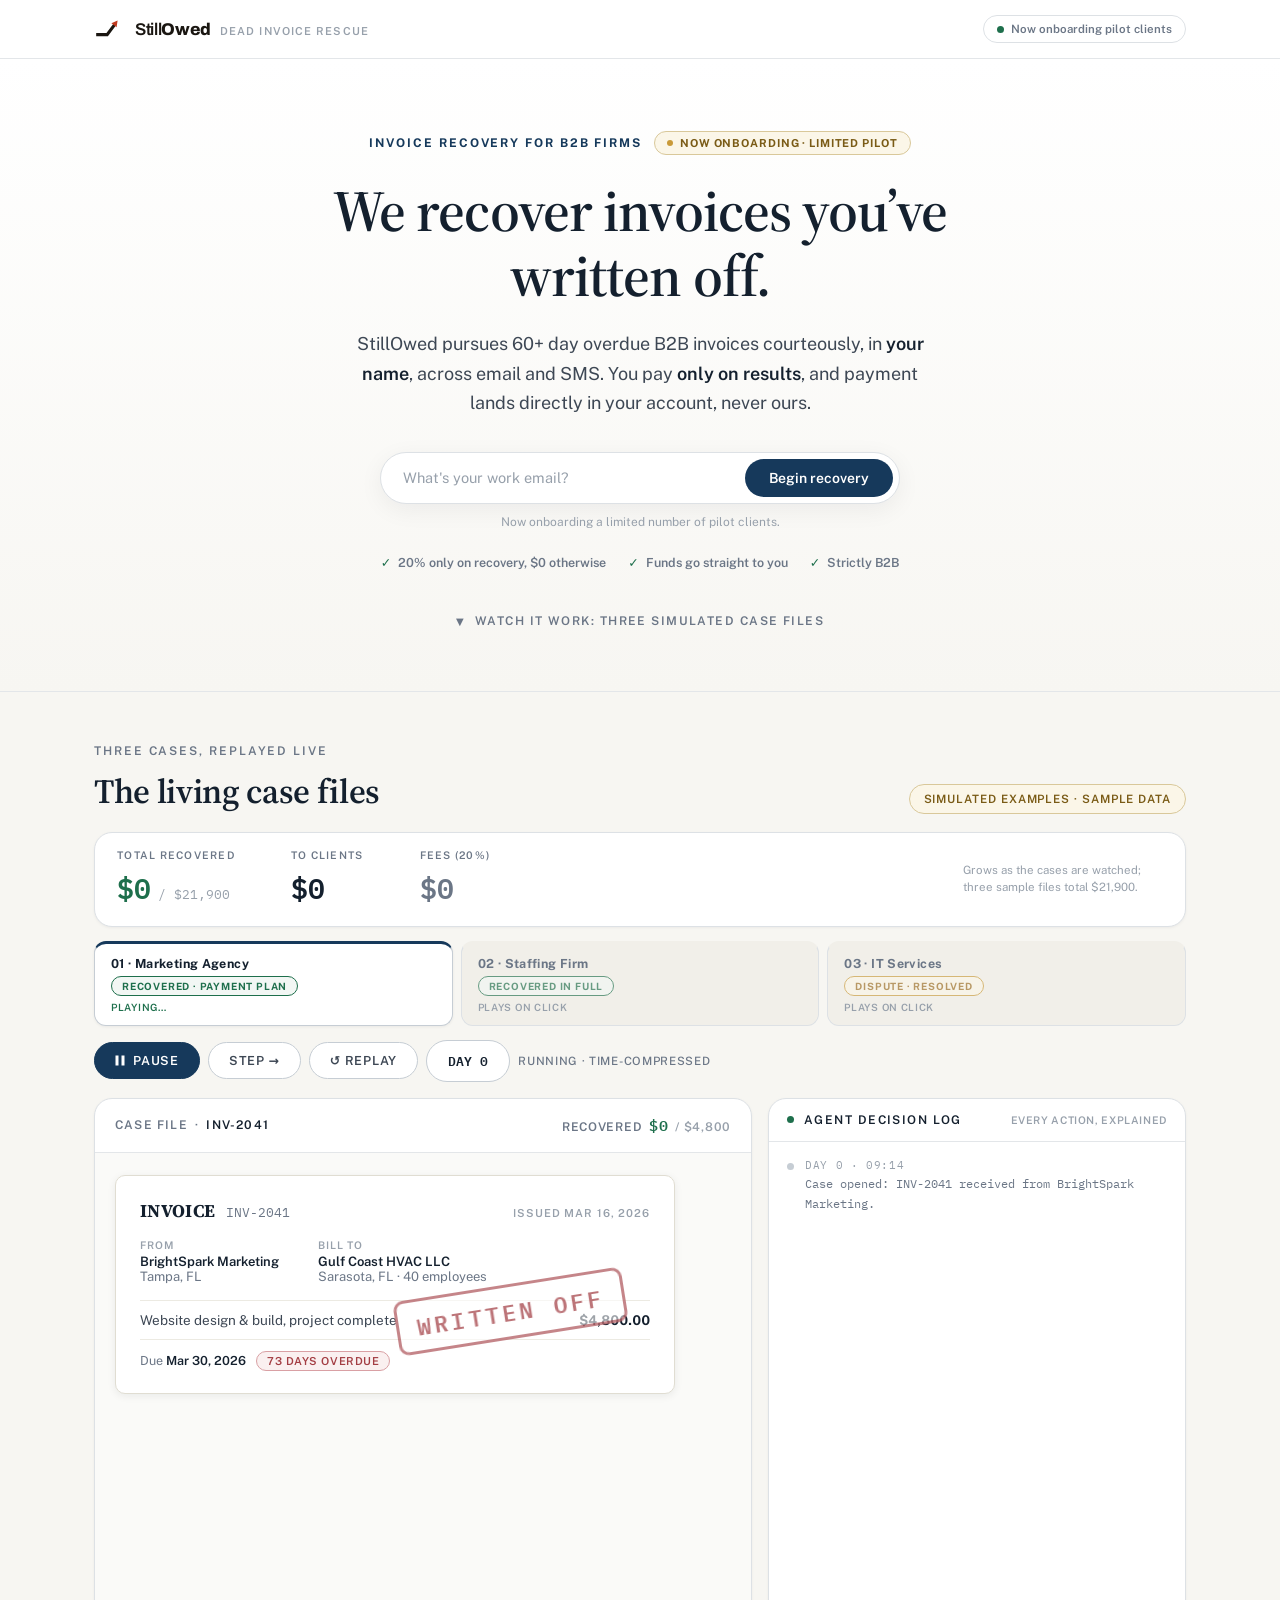
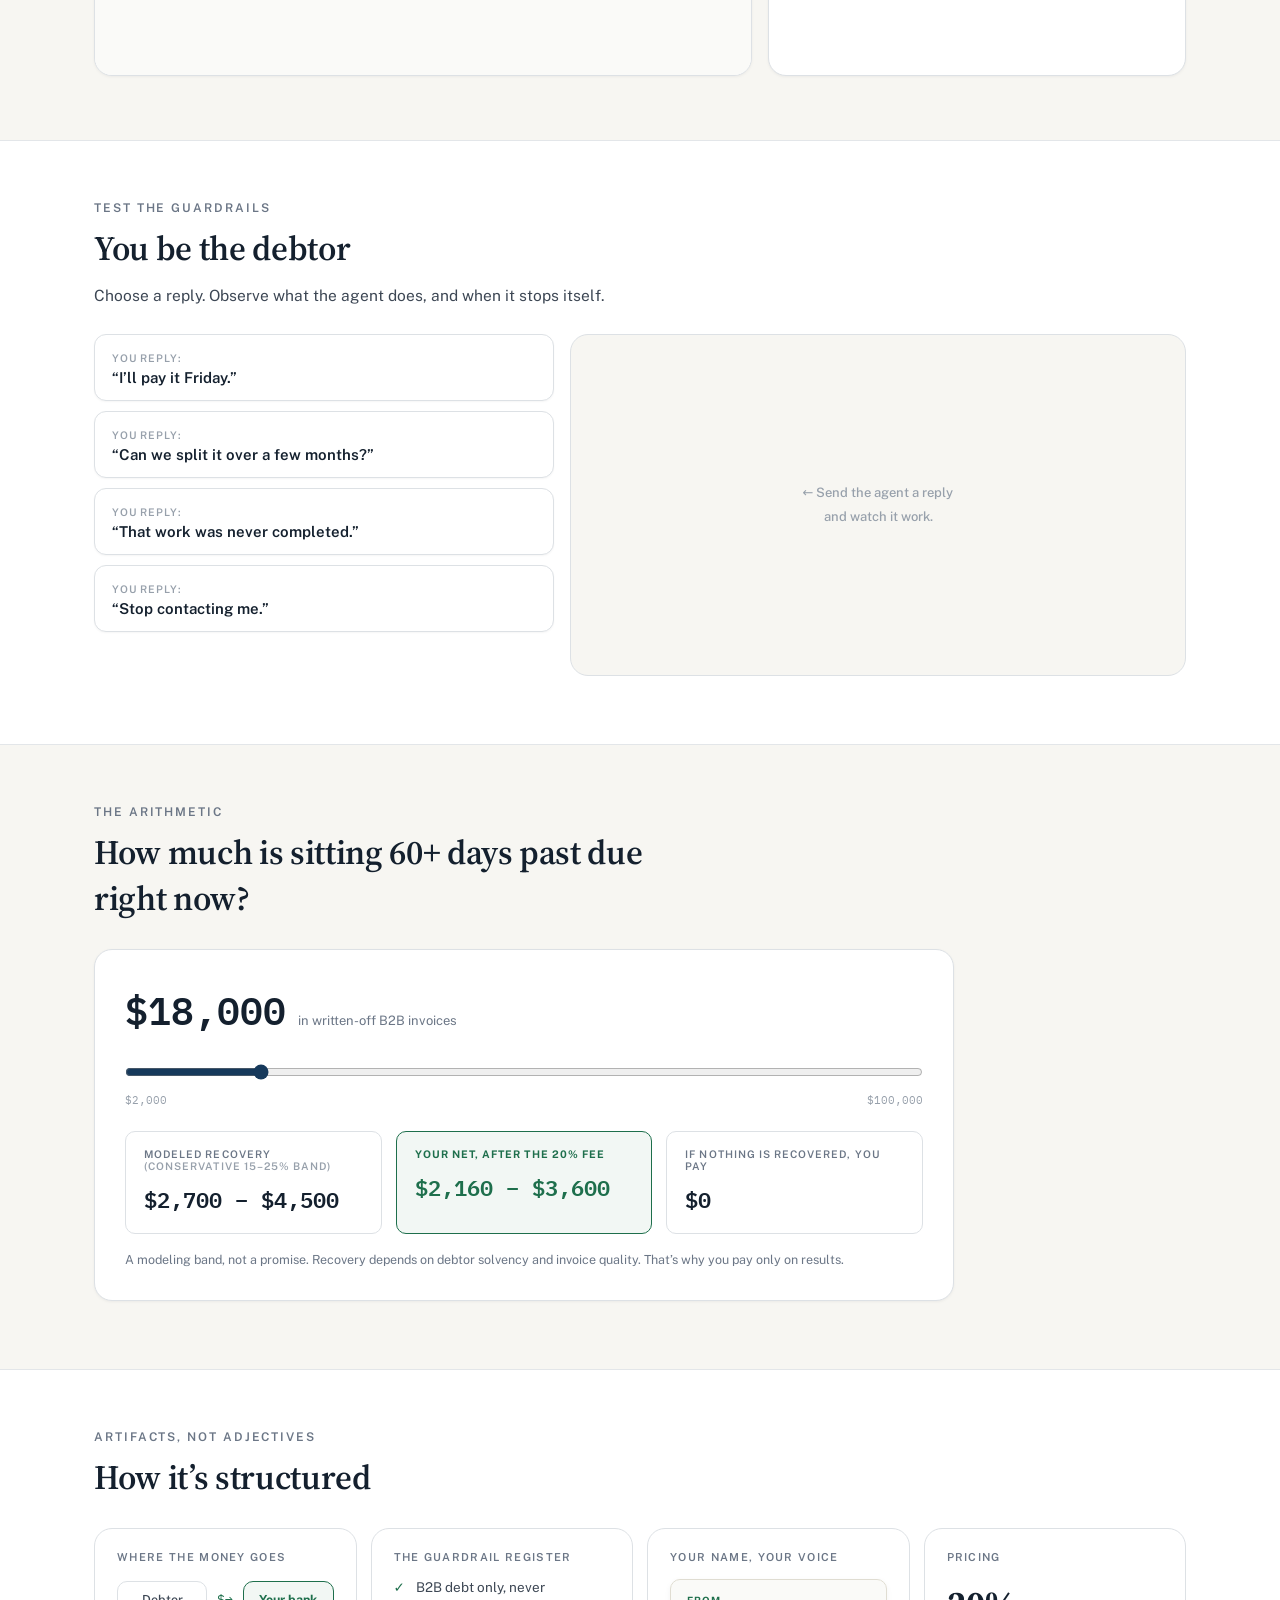
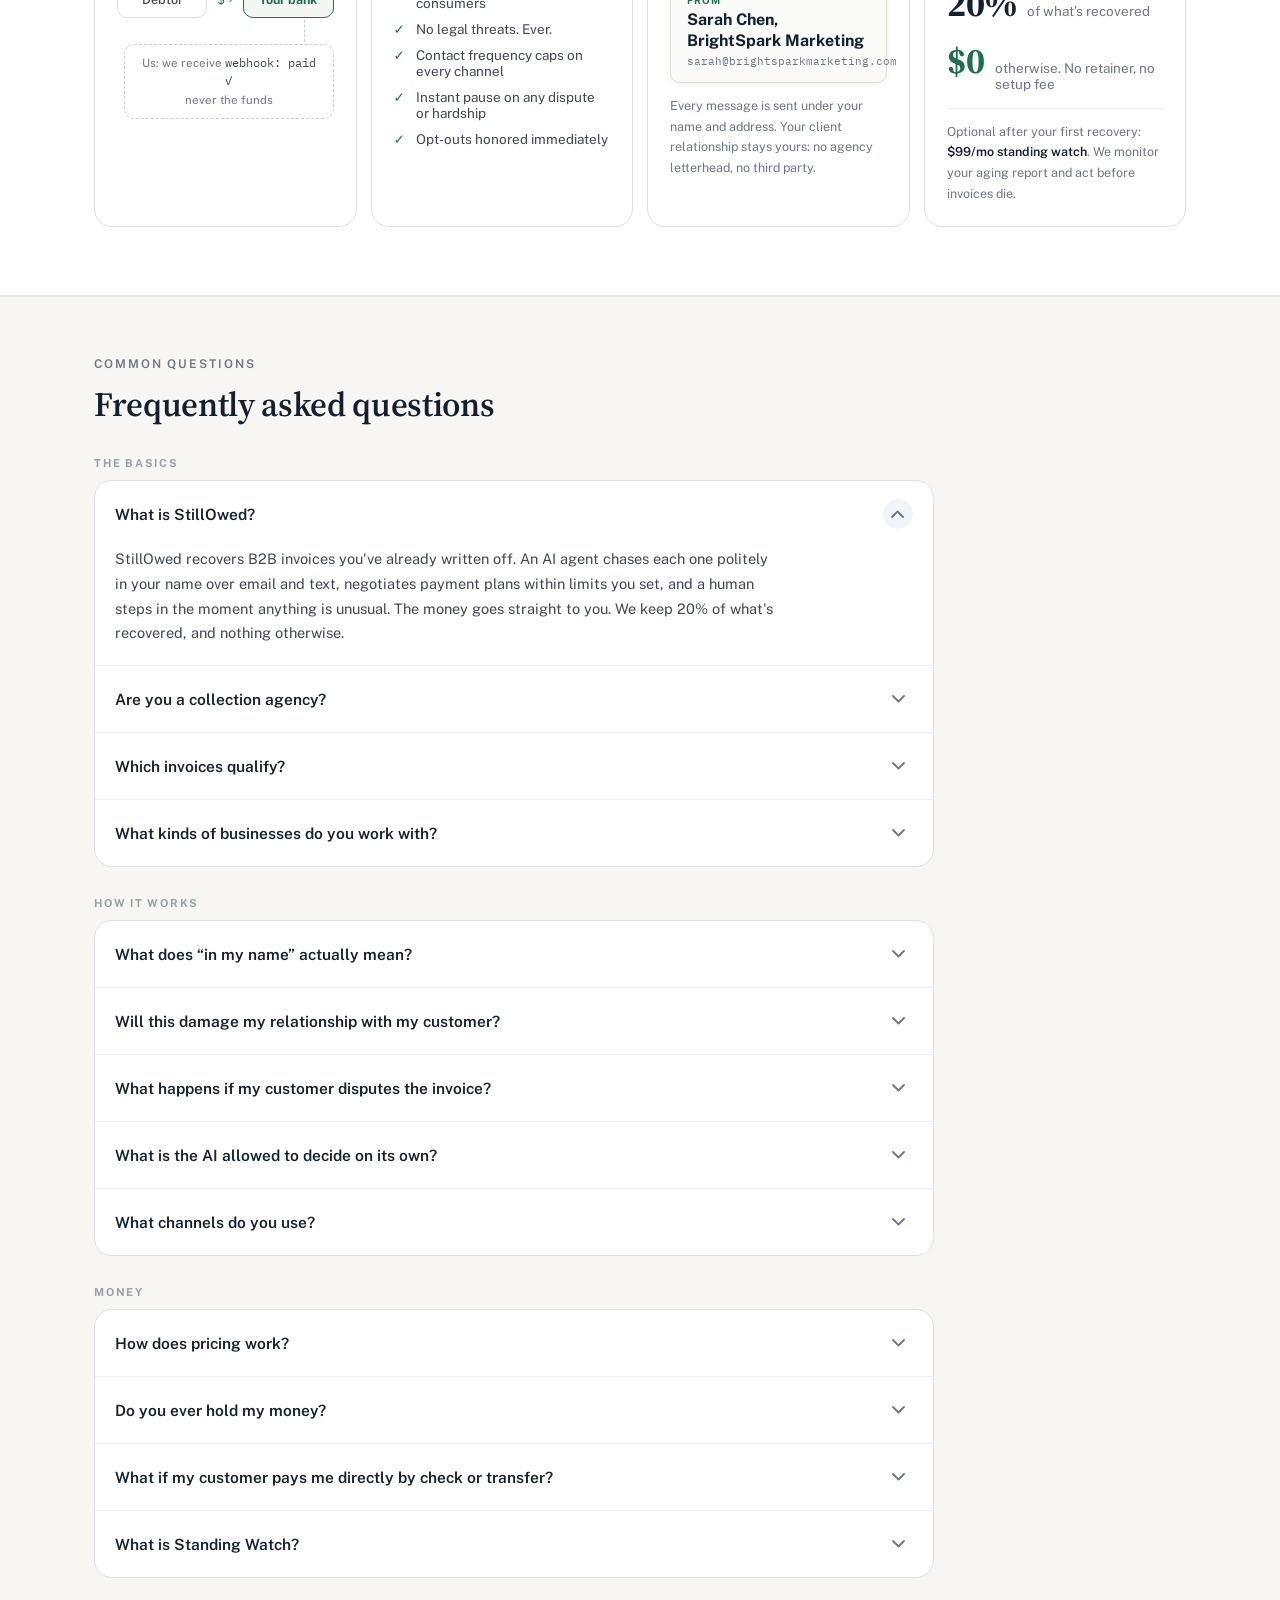
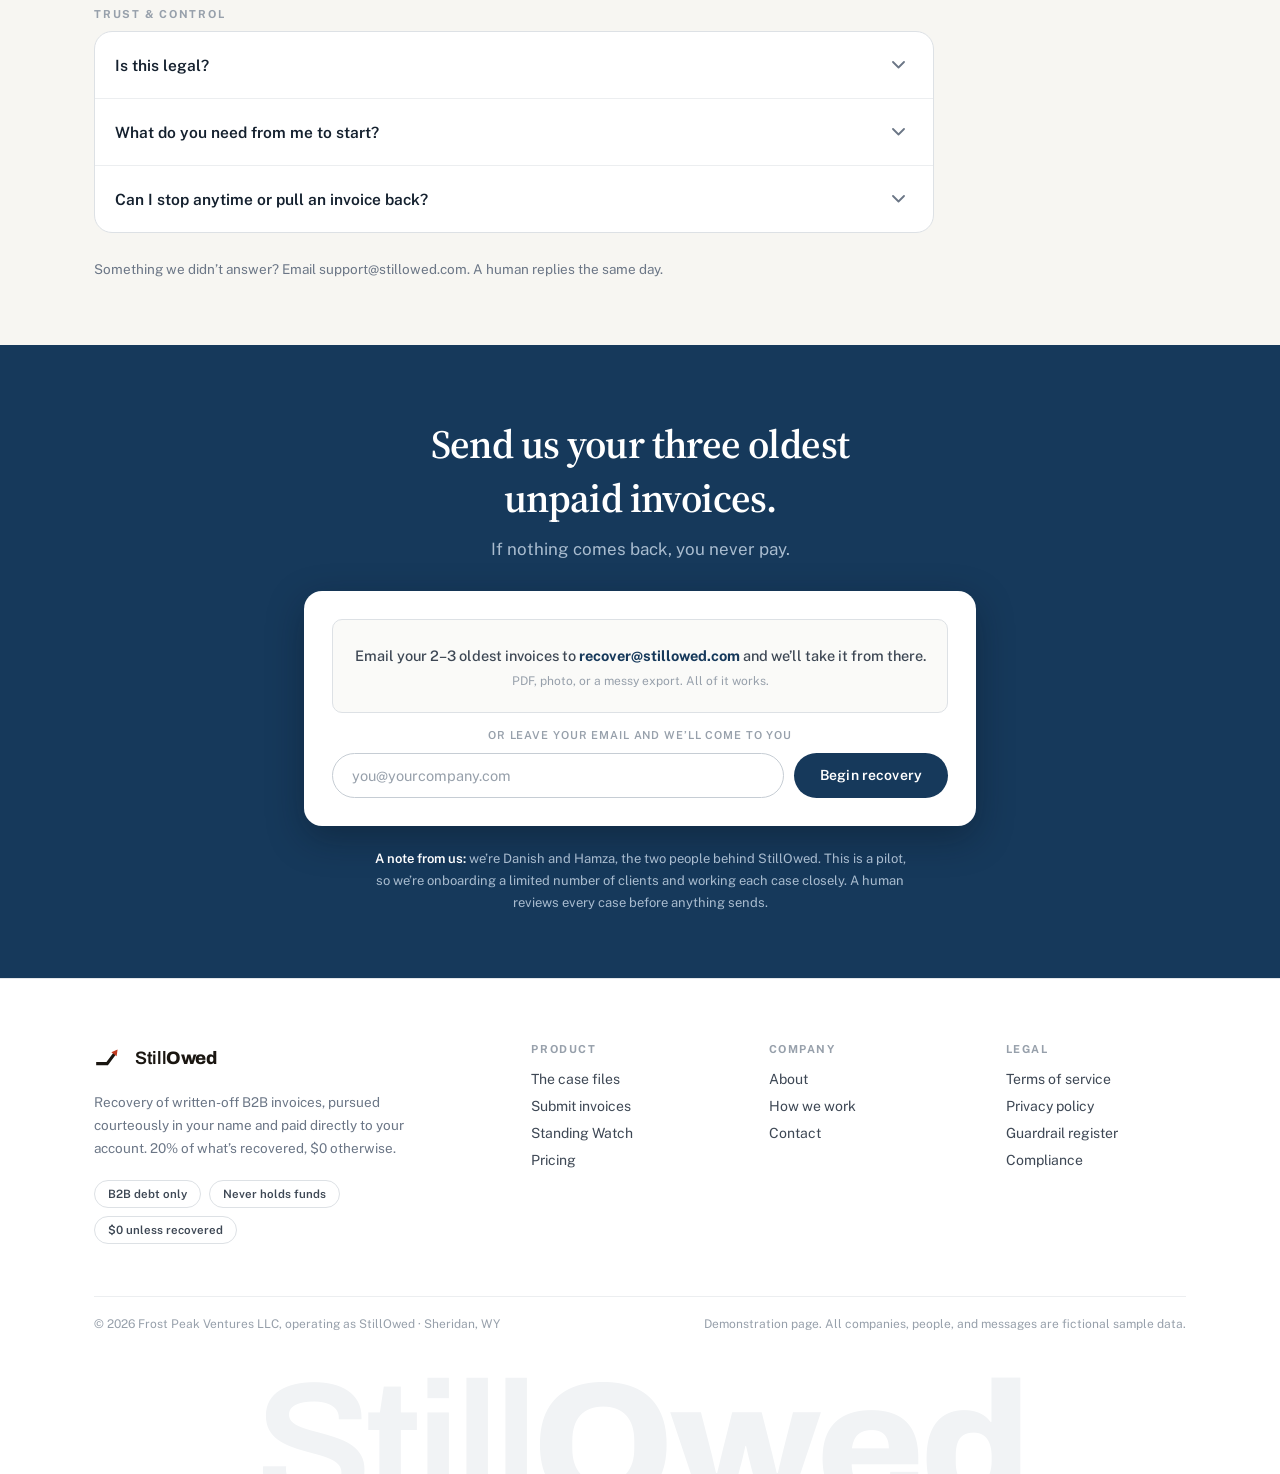
<file: index.html>
<!DOCTYPE html>
<html lang="en">
<head>
<meta charset="utf-8">
<meta name="viewport" content="width=device-width, initial-scale=1">
<title>StillOwed · Dead Invoice Rescue</title>
<meta name="description" content="We recover invoices you've written off. StillOwed pursues 60+ day overdue B2B invoices courteously, in your name, across email and SMS. 20% only on recovery, $0 otherwise.">
<link rel="icon" href="data:image/svg+xml,%3Csvg xmlns='http://www.w3.org/2000/svg' viewBox='0 0 96 96'%3E%3Ccircle cx='48' cy='48' r='48' fill='%231A1611'/%3E%3Cg transform='translate(12,12) scale(1.5)'%3E%3Cpath d='M6 33 H21 L33 17' fill='none' stroke='%23F4F0E6' stroke-width='5' stroke-linecap='square' stroke-linejoin='miter'/%3E%3Cpolygon points='0,-5.2 9.5,0 0,5.2' transform='translate(32,18) rotate(-53)' fill='%23E0512F'/%3E%3C/g%3E%3C/svg%3E">
<link rel="preconnect" href="https://fonts.googleapis.com">
<link rel="preconnect" href="https://fonts.gstatic.com" crossorigin>
<link href="https://fonts.googleapis.com/css2?family=Source+Serif+4:opsz,wght@8..60,500;8..60,600;8..60,700&family=Public+Sans:wght@400;500;600;700&family=IBM+Plex+Mono:wght@400;500;600&family=Archivo:wght@600;700;800&display=swap" rel="stylesheet">
<link rel="stylesheet" href="assets/site.css">
<script type="application/ld+json">
{
  "@context": "https://schema.org",
  "@type": "FAQPage",
  "mainEntity": [
    { "@type": "Question", "name": "What is StillOwed?", "acceptedAnswer": { "@type": "Answer", "text": "StillOwed recovers B2B invoices you've already written off. An AI agent chases each one politely in your name over email and text, negotiates payment plans within limits you set, and a human steps in the moment anything is unusual. The money goes straight to you. We keep 20% of what's recovered, and nothing otherwise." } },
    { "@type": "Question", "name": "Are you a collection agency?", "acceptedAnswer": { "@type": "Answer", "text": "No. Practically and legally, we're you. Every message goes out under your business's name as your authorized agent. No agency letterhead, no legal threats, no credit-bureau reporting, no intimidating calls. Your customer never feels \"sent to collections,\" and that is exactly why the relationship survives." } },
    { "@type": "Question", "name": "Which invoices qualify?", "acceptedAnswer": { "@type": "Answer", "text": "Business-to-business invoices only, roughly 60–180 days overdue, $500 or more, with no active dispute about the work. If the customer who owes you is a consumer (a homeowner, a couple, a patient), we can't take it. That's a different legal world, and staying out of it is part of how we protect you." } },
    { "@type": "Question", "name": "What kinds of businesses do you work with?", "acceptedAnswer": { "@type": "Answer", "text": "Small B2B service firms: marketing and creative agencies, staffing and recruiting firms, commercial subcontractors, IT and managed-service providers, consultants, and freelance teams: any business whose customers are other businesses." } },
    { "@type": "Question", "name": "What does \"in my name\" actually mean?", "acceptedAnswer": { "@type": "Answer", "text": "The sender on every email and text is your business: your name, your voice, your tone. Your customer experiences a courteous follow-up from you, not a stranger. You see every message and every reply in your dashboard, and you can step in at any time." } },
    { "@type": "Question", "name": "Will this damage my relationship with my customer?", "acceptedAnswer": { "@type": "Answer", "text": "It's designed around the opposite. Messages read like a friendly bookkeeper, never a debt collector: strict frequency caps, never a threat, and the instant your customer pushes back, everything freezes and a human takes over. Most overdue B2B invoices were never refused; they were lost in someone's accounts-payable pile. A polite, consistent nudge is usually all it takes." } },
    { "@type": "Question", "name": "What happens if my customer disputes the invoice?", "acceptedAnswer": { "@type": "Answer", "text": "Everything stops, in seconds. The AI never argues a dispute. The case routes to a human and to you, and you decide how to resolve it. Sometimes the customer is right, and we help you fix it gracefully. Outreach resumes only on your instruction." } },
    { "@type": "Question", "name": "What is the AI allowed to decide on its own?", "acceptedAnswer": { "@type": "Answer", "text": "It operates inside hard limits you approve upfront: for example, settlement discounts up to 10% and payment plans up to 3 months. Anything outside those bounds, plus every dispute or hardship reply, goes to a human. In your first weeks you can approve each message before it sends, and every decision is logged with its reasoning, where you can read it." } },
    { "@type": "Question", "name": "What channels do you use?", "acceptedAnswer": { "@type": "Answer", "text": "Email first, with polite text messages as a follow-up channel. Any \"please stop contacting me\" request is honored instantly, every time." } },
    { "@type": "Question", "name": "How does pricing work?", "acceptedAnswer": { "@type": "Answer", "text": "One number: 20% of what's actually recovered. No setup fee, no monthly fee, no minimums, no charge for trying. If we recover nothing, you owe nothing. Not a reduced fee. Nothing." } },
    { "@type": "Question", "name": "Do you ever hold my money?", "acceptedAnswer": { "@type": "Answer", "text": "Never. Your customer pays you directly, using your bank details or a payment link wired to your own account. We receive only a confirmation that payment landed, then invoice our 20% separately. Your money never passes through our hands." } },
    { "@type": "Question", "name": "What if my customer pays me directly by check or transfer?", "acceptedAnswer": { "@type": "Answer", "text": "That counts. You confirm the payment in your dashboard and the same 20% applies. Recovery is recovery, whichever rail it arrives on." } },
    { "@type": "Question", "name": "What is Standing Watch?", "acceptedAnswer": { "@type": "Answer", "text": "An optional $99/month plan most clients add after their first recovery: we watch your receivables from day one, so invoices get a professional nudge at day 35 instead of a rescue at day 90." } },
    { "@type": "Question", "name": "Is this legal?", "acceptedAnswer": { "@type": "Answer", "text": "Yes, by design. We work commercial (business-to-business) debt only, which sits outside consumer-collection law, and we act as your authorized agent in your own name, not as a third-party agency. No legal threats, capped contact frequency, a state-by-state screen on every debtor at intake, and an instant pause on any dispute or hardship. (We're a recovery service, not a law firm. For advice about a specific debt, talk to your attorney.)" } },
    { "@type": "Question", "name": "What do you need from me to start?", "acceptedAnswer": { "@type": "Answer", "text": "Three things, ten minutes: your oldest unpaid invoices (PDF, or a CSV from QuickBooks/Xero), your customer's contact details, and a signed one-page authorization letting us act in your name. Most clients are live within a day." } },
    { "@type": "Question", "name": "Can I stop anytime or pull an invoice back?", "acceptedAnswer": { "@type": "Answer", "text": "Instantly, from your dashboard. No questions, no fee. You only ever owe the 20% on money already recovered." } }
  ]
}
</script>
</head>
<body>

<!-- ============ HEADER ============ -->
<header class="site-header">
  <div class="header-inner">
    <div class="brand">
      <svg class="brand-mark" width="30" height="30" viewBox="0 0 48 48" aria-hidden="true"><path d="M6 33 H21 L33 17" fill="none" stroke="#1A1611" stroke-width="5" stroke-linecap="square" stroke-linejoin="miter"/><polygon points="0,-5.2 9.5,0 0,5.2" transform="translate(32,18) rotate(-53)" fill="#C03A1F"/></svg>
      <div class="brand-text">
        <span class="wordmark"><span class="wm-still">Still</span><span class="wm-owed">Owed</span></span>
        <span class="brand-label">DEAD INVOICE RESCUE</span>
      </div>
    </div>
    <span class="spacer"></span>
    <div class="dev-chip"><span class="dot green pulse"></span><span>Now onboarding pilot clients</span></div>
  </div>
</header>

<!-- ============ HERO ============ -->
<section class="hero">
  <div class="hero-inner">
    <div class="hero-eyebrow-row">
      <div class="hero-eyebrow">INVOICE RECOVERY FOR B2B FIRMS</div>
      <div class="ea-pill"><span class="dot amber"></span><span>NOW ONBOARDING &middot; LIMITED PILOT</span></div>
    </div>
    <h1>We recover invoices you&rsquo;ve written off.</h1>
    <p class="hero-sub">StillOwed pursues 60+ day overdue B2B invoices courteously, in <strong>your name</strong>, across email and SMS. You pay <strong>only on results</strong>, and payment lands directly in your account, never ours.</p>
    <div class="capture">
      <form class="capture-pill js-ea-form" action="https://formspree.io/f/mjgdalkr" method="POST">
        <input type="email" name="email" placeholder="What's your work email?" required aria-label="Work email">
        <input type="hidden" name="source" value="hero">
        <input type="hidden" name="_subject" value="StillOwed pilot application">
        <input type="text" name="_gotcha" style="display:none" tabindex="-1" autocomplete="off" aria-hidden="true">
        <button class="btn-primary" type="submit">Begin recovery</button>
      </form>
      <div class="ea-error" role="alert" hidden></div>
      <div class="capture-note">Now onboarding a limited number of pilot clients.</div>
    </div>
    <div class="proof-row">
      <span><span class="ck">&#10003;</span>20% only on recovery, $0 otherwise</span>
      <span><span class="ck">&#10003;</span>Funds go straight to you</span>
      <span><span class="ck">&#10003;</span>Strictly B2B</span>
    </div>
    <div class="scroll-cue"><span class="tri">&#9660;</span><span>WATCH IT WORK: THREE SIMULATED CASE FILES</span></div>
  </div>
</section>

<!-- ============ LIVING CASE FILES ============ -->
<section id="sim" class="sim">
  <div class="sim-inner">

    <div class="sim-head">
      <div class="sim-head-left">
        <div class="eyebrow">THREE CASES, REPLAYED LIVE</div>
        <h2 class="h2">The living case files</h2>
      </div>
      <span class="spacer"></span>
      <div class="sim-badge">SIMULATED EXAMPLES &middot; SAMPLE DATA</div>
    </div>

    <div class="portfolio">
      <div>
        <div class="port-label">TOTAL RECOVERED</div>
        <div class="port-val total"><span id="port-total">$0</span><span class="port-target">&ensp;/ $21,900</span></div>
      </div>
      <div>
        <div class="port-label">TO CLIENTS</div>
        <div class="port-val clients" id="port-clients">$0</div>
      </div>
      <div>
        <div class="port-label">FEES (20%)</div>
        <div class="port-val fees" id="port-fees">$0</div>
      </div>
      <span class="spacer"></span>
      <div class="port-note">Grows as the cases are watched; three sample files total $21,900.</div>
    </div>

    <div class="case-tabs" id="case-tabs">
      <button class="case-tab active" type="button" data-pick="0">
        <span class="tab-label">01 &middot; Marketing Agency</span>
        <span class="tab-stamp green">RECOVERED &middot; PAYMENT PLAN</span>
        <span class="tab-hint">AUTO-PLAYS ON VIEW</span>
      </button>
      <button class="case-tab" type="button" data-pick="1">
        <span class="tab-label">02 &middot; Staffing Firm</span>
        <span class="tab-stamp green">RECOVERED IN FULL</span>
        <span class="tab-hint">PLAYS ON CLICK</span>
      </button>
      <button class="case-tab" type="button" data-pick="2">
        <span class="tab-label">03 &middot; IT Services</span>
        <span class="tab-stamp amber">DISPUTE &middot; RESOLVED</span>
        <span class="tab-hint">PLAYS ON CLICK</span>
      </button>
    </div>

    <div class="sim-controls">
      <button class="btn-ctl-primary" type="button" id="btn-pause" hidden>
        <svg width="10" height="11" viewBox="0 0 10 11"><rect x="0.5" y="0.5" width="3" height="10" fill="currentColor"></rect><rect x="6.5" y="0.5" width="3" height="10" fill="currentColor"></rect></svg>
        PAUSE
      </button>
      <button class="btn-ctl-primary" type="button" id="btn-play">
        <svg width="10" height="11" viewBox="0 0 10 11"><path d="M1 0.5 L9.5 5.5 L1 10.5 Z" fill="currentColor"></path></svg>
        <span id="play-label">PLAY</span>
      </button>
      <button class="btn-ctl" type="button" id="btn-step">STEP &#8594;</button>
      <button class="btn-ctl" type="button" id="btn-replay">&#8634; REPLAY</button>
      <div class="day-pill">DAY <span id="day-num">0</span></div>
      <div class="sim-status" id="sim-status">AUTO-PLAYS ON VIEW</div>
    </div>

    <div class="case-split">

      <!-- CASE FILE STAGE -->
      <div class="stage">
        <div class="stage-head">
          <div class="stage-label">CASE FILE&ensp;&middot;&ensp;<span class="inv" id="case-invoice">INV-2041</span></div>
          <span class="spacer"></span>
          <div class="stage-rec">RECOVERED&ensp;<span class="amt" id="case-recovered">$0</span>&ensp;<span class="target">/ <span id="case-target">$4,800</span></span></div>
        </div>

        <div class="feed" id="feed">

          <!-- ════════ CASE A — BRIGHTSPARK ════════ -->
          <div class="case-feed" data-case="0">
            <div class="invdoc">
              <div class="invdoc-head">
                <div class="invdoc-title">INVOICE</div>
                <div class="invdoc-num">INV-2041</div>
                <span class="spacer"></span>
                <div class="invdoc-issued">ISSUED MAR 16, 2026</div>
              </div>
              <div class="invdoc-parties">
                <div class="party"><div class="party-label">FROM</div><div class="party-name">BrightSpark Marketing</div><div class="party-sub">Tampa, FL</div></div>
                <div class="party"><div class="party-label">BILL TO</div><div class="party-name">Gulf Coast HVAC LLC</div><div class="party-sub">Sarasota, FL &middot; 40 employees</div></div>
              </div>
              <div class="invdoc-line">
                <div class="desc">Website design &amp; build, project complete</div>
                <div class="amount">$4,800.00</div>
              </div>
              <div class="invdoc-due-row">
                <div class="invdoc-due">Due <strong>Mar 30, 2026</strong></div>
                <div class="overdue-pill">73 DAYS OVERDUE</div>
              </div>
              <div class="stamp" data-stamp="off">WRITTEN OFF</div>
              <div class="stamp paid" data-stamp="paid" hidden>PAID IN FULL</div>
            </div>

            <div class="ev-parse" data-ev="parse1" hidden>
              <div class="feed-label">DAY 0&ensp;&middot;&ensp;HANDOVER &middot; DOCUMENT PARSED</div>
              <div class="parse-chips">
                <div class="parse-chip"><span class="k">amount:</span> $4,800</div>
                <div class="parse-chip" data-ev="parse2" hidden><span class="k">debtor:</span> Gulf Coast HVAC</div>
                <div class="parse-chip" data-ev="parse3" hidden><span class="k">due:</span> Mar 30, 2026</div>
                <div class="parse-chip" data-ev="parse4" hidden><span class="k">age:</span> 73 days</div>
              </div>
            </div>

            <div class="ev-card" data-ev="check1" hidden>
              <div class="feed-label">INTAKE CHECKS</div>
              <div class="check-rows">
                <div class="check-row"><div class="check-dot">&#10003;</div><div class="check-text">Debtor is a business <span class="dim">&middot; 40-person HVAC contractor</span></div></div>
                <div class="check-row" data-ev="check2" hidden><div class="check-dot">&#10003;</div><div class="check-text">60&ndash;180 days old <span class="dim">&middot; 73 days</span></div></div>
                <div class="check-row" data-ev="check3" hidden><div class="check-dot">&#10003;</div><div class="check-text">No active dispute <span class="dim">&middot; case accepted</span></div></div>
              </div>
            </div>

            <div class="ev-block" data-ev="email1" hidden>
              <div class="day-row"><span class="day-tag">DAY 1</span><span class="day-line"></span><span class="day-note">OUTBOUND EMAIL &middot; 10:02</span></div>
              <div class="email-card">
                <div class="email-head with-from">
                  <div class="from-panel">
                    <div class="from-avatar">SC</div>
                    <div class="from-id">
                      <div class="from-label">FROM</div>
                      <div class="from-name">Sarah Chen, BrightSpark Marketing</div>
                      <div class="from-email">sarah&#64;brightsparkmarketing.com</div>
                    </div>
                    <span class="spacer"></span>
                    <div class="yourname-pill">YOUR NAME, NOT OURS</div>
                  </div>
                  <div class="email-meta"><span class="lbl">To:</span> dana&#64;gulfcoasthvac.com &nbsp;&middot;&nbsp; <span class="lbl">Subject:</span> <span class="subj">Invoice INV-2041: quick check-in</span></div>
                </div>
                <div class="email-body">Hi Dana,<br><br>Hope things are going well at Gulf Coast. I wanted to check in on invoice INV-2041 ($4,800) for the website build we wrapped up in March. It looks like it may have slipped through the cracks.<br><br>Could you let me know when it&rsquo;s scheduled for payment? Happy to resend the invoice if that&rsquo;s helpful.<br><br>Thanks so much,<br>Sarah</div>
              </div>
            </div>

            <div class="ev-block" data-ev="email2" hidden>
              <div class="day-row"><span class="day-tag">DAY 4</span><span class="day-line"></span><span class="day-note">OUTBOUND EMAIL &middot; 09:40</span></div>
              <div class="email-card">
                <div class="email-head">
                  <div class="email-meta"><span class="lbl">From:</span> <span class="strong">Sarah Chen, BrightSpark Marketing</span> &nbsp;&middot;&nbsp; <span class="lbl">Subject:</span> <span class="subj">Re: Invoice INV-2041: copy attached</span></div>
                </div>
                <div class="email-body">Hi Dana,<br><br>Resending invoice INV-2041 with the PDF attached, in case the original didn&rsquo;t make it through.<br><br>If someone else handles accounts payable these days, just point me their way and I&rsquo;ll send it directly, no trouble at all.<br><br>Thanks!<br>Sarah
                  <div class="attach"><svg width="13" height="15" viewBox="0 0 13 15"><path d="M2 0.5 H8 L12 4.5 V13.5 A1 1 0 0 1 11 14.5 H2 A1 1 0 0 1 1 13.5 V1.5 A1 1 0 0 1 2 0.5 Z" fill="none" stroke="#A33D43" stroke-width="1.2"></path></svg><span class="fname">INV-2041.pdf</span><span class="fsize">82 KB</span></div>
                </div>
              </div>
            </div>

            <div class="ev-block" data-ev="sms" hidden>
              <div class="day-row"><span class="day-tag">DAY 8</span><span class="day-line"></span><span class="day-note">OUTBOUND SMS &middot; 14:05</span></div>
              <div class="sms-card">
                <div class="sms-label">TEXT MESSAGE &middot; TO DANA (GULF COAST HVAC)</div>
                <div class="sms-col">
                  <div class="sms-bubble">Hi Dana, it&rsquo;s Sarah from BrightSpark. Just a quick nudge on invoice INV-2041 ($4,800). Happy to help if anything&rsquo;s needed on our end. Thanks!</div>
                  <div class="sms-status">Delivered</div>
                </div>
              </div>
            </div>

            <div class="ev-block" data-ev="reply" hidden>
              <div class="day-row amber"><span class="day-tag">DAY 11</span><span class="day-line"></span><span class="day-note">INBOUND REPLY &middot; 11:21</span></div>
              <div class="email-card inbound">
                <div class="email-head">
                  <div class="email-meta"><span class="lbl">From:</span> <span class="strong">Dana Whitfield (Controller, Gulf Coast HVAC)</span></div>
                </div>
                <div class="email-body">Hi Sarah, sorry for the silence, it&rsquo;s been a hectic spring. Cash is tight this month with two big equipment orders. Could we do half now, half in 30 days?<br><br>Dana</div>
              </div>
            </div>

            <div class="ev-card fast" data-ev="classifyStart" hidden>
              <div class="feed-label">REPLY CLASSIFICATION</div>
              <div class="pills" id="pills-a"></div>
            </div>

            <div class="ev-card fast" data-ev="auth1" hidden>
              <div class="feed-label">AUTHORITY CHECK &middot; HARD LIMITS</div>
              <div class="auth-rows">
                <div class="auth-row"><span class="ck">&#10003;</span><span>plan length 30 days &nbsp;&le;&nbsp; 3-month limit</span></div>
                <div class="auth-row" data-ev="auth2" hidden><span class="ck">&#10003;</span><span>discount 0% &nbsp;&le;&nbsp; 10% limit</span></div>
                <div class="auth-verdict" data-ev="authVerdict" hidden><span>&#8594;</span><span>WITHIN AUTHORITY &middot; ACCEPTING</span></div>
              </div>
            </div>

            <div class="ev-block" data-ev="draft" hidden style="margin-top:20px">
              <div class="day-row"><span class="day-tag">DAY 11</span><span class="day-line"></span><span class="day-note">REPLY DRAFTED &amp; SENT &middot; 11:22</span></div>
              <div class="email-card">
                <div class="email-head row">
                  <div class="email-meta"><span class="lbl">From:</span> <span class="strong">Sarah Chen, BrightSpark Marketing</span></div>
                  <span class="spacer"></span>
                  <div class="badge-pill">AUTO-APPROVED &middot; WITHIN AUTHORITY</div>
                </div>
                <div class="email-body">Hi Dana, no problem at all, that works on our end.<br><br>Let&rsquo;s do <strong>$2,400 this week</strong> and <strong>$2,400 by July 15</strong>. I&rsquo;ll send a short confirmation with both dates so we&rsquo;re on the same page.<br><br>Thanks for getting back to me. Appreciate it.<br>Sarah</div>
              </div>
            </div>

            <div class="ev-block" data-ev="pay1" hidden>
              <div class="day-row green"><span class="day-tag">DAY 12</span><span class="day-line"></span><span class="day-note">PAYMENT 1 OF 2</span></div>
              <div class="pay-note">
                <div class="bank-icon">FH</div>
                <div class="bank-body">
                  <div class="bank-src">First Harbor Bank &middot; now</div>
                  <div class="bank-line">ACH credit received: <span class="amt">$2,400.00</span></div>
                  <div class="bank-sub">Gulf Coast HVAC LLC &#8594; <strong>BrightSpark Marketing</strong> &middot; Operating &bull;&bull;4417</div>
                </div>
              </div>
              <div class="webhook-row"><span class="hook">&#8627;</span><span>Funds went directly to the client&rsquo;s bank. The platform received:</span><span class="webhook-chip">webhook: paid &#10003;</span><span>and never the money.</span></div>
            </div>

            <div class="ev-block" data-ev="pay2" hidden>
              <div class="day-row green"><span class="day-tag">DAY 42</span><span class="day-line"></span><span class="day-note">PAYMENT 2 OF 2 &middot; ON SCHEDULE</span></div>
              <div class="pay-note">
                <div class="bank-icon">FH</div>
                <div class="bank-body">
                  <div class="bank-src">First Harbor Bank &middot; now</div>
                  <div class="bank-line">ACH credit received: <span class="amt">$2,400.00</span></div>
                  <div class="bank-sub">Gulf Coast HVAC LLC &#8594; <strong>BrightSpark Marketing</strong> &middot; Operating &bull;&bull;4417</div>
                </div>
              </div>
            </div>

            <div class="split-card" data-ev="split" hidden>
              <div class="split-label">SETTLEMENT SUMMARY</div>
              <div class="split-rows">
                <div class="split-row"><span class="k">Recovered</span><span class="v">$4,800</span></div>
                <div class="split-row main"><span class="k">To BrightSpark <span class="paren">(80%)</span></span><span class="v">$3,840</span></div>
                <div class="split-row fee"><span class="k">Our fee <span class="paren">(20%, only on recovery)</span></span><span class="v">$960</span></div>
              </div>
              <div class="split-close" data-ev="closing" hidden>
                <div class="split-tagline">Money you&rsquo;d written to zero.</div>
                <span class="spacer"></span>
                <button class="btn-ghost-sm js-replay" type="button">&#8634; WATCH AGAIN</button>
              </div>
            </div>
          </div>

          <!-- ════════ CASE B — MERIDIAN STAFFING ════════ -->
          <div class="case-feed" data-case="1" hidden>
            <div class="invdoc">
              <div class="invdoc-head">
                <div class="invdoc-title">INVOICE</div>
                <div class="invdoc-num">INV-0388</div>
                <span class="spacer"></span>
                <div class="invdoc-issued">ISSUED FEB 23, 2026</div>
              </div>
              <div class="invdoc-parties">
                <div class="party"><div class="party-label">FROM</div><div class="party-name">Meridian Staffing Group</div><div class="party-sub">Atlanta, GA &middot; 8 employees</div></div>
                <div class="party"><div class="party-label">BILL TO</div><div class="party-name">Harbor Point Logistics</div><div class="party-sub">Savannah, GA &middot; 120 employees</div></div>
              </div>
              <div class="invdoc-line">
                <div class="desc">Placement fee: Director of Operations hire</div>
                <div class="amount">$12,500.00</div>
              </div>
              <div class="invdoc-due-row">
                <div class="invdoc-due">Due <strong>Mar 9, 2026</strong></div>
                <div class="overdue-pill">94 DAYS OVERDUE</div>
              </div>
              <div class="stamp" data-stamp="off">WRITTEN OFF</div>
              <div class="stamp paid" data-stamp="paid" hidden>PAID IN FULL</div>
            </div>

            <div class="ev-parse" data-ev="parse1" hidden>
              <div class="feed-label">DAY 0&ensp;&middot;&ensp;HANDOVER &middot; DOCUMENT PARSED</div>
              <div class="parse-chips">
                <div class="parse-chip"><span class="k">amount:</span> $12,500</div>
                <div class="parse-chip" data-ev="parse2" hidden><span class="k">debtor:</span> Harbor Point Logistics</div>
                <div class="parse-chip" data-ev="parse3" hidden><span class="k">due:</span> Mar 9, 2026</div>
                <div class="parse-chip" data-ev="parse4" hidden><span class="k">age:</span> 94 days</div>
              </div>
            </div>

            <div class="ev-card" data-ev="check1" hidden>
              <div class="feed-label">INTAKE CHECKS</div>
              <div class="check-rows">
                <div class="check-row"><div class="check-dot">&#10003;</div><div class="check-text">Debtor is a business <span class="dim">&middot; 120-person logistics company</span></div></div>
                <div class="check-row" data-ev="check2" hidden><div class="check-dot">&#10003;</div><div class="check-text">60&ndash;180 days old <span class="dim">&middot; 94 days</span></div></div>
                <div class="check-row" data-ev="check3" hidden><div class="check-dot">&#10003;</div><div class="check-text">No active dispute <span class="dim">&middot; case accepted</span></div></div>
                <div class="check-row" data-ev="priority" hidden><div class="check-dot navy">&#9650;</div><div class="check-text strong">High value: $12,500 <span class="dim">&middot; priority sequencing</span></div></div>
              </div>
            </div>

            <div class="ev-block" data-ev="email1" hidden>
              <div class="day-row"><span class="day-tag">DAY 1</span><span class="day-line"></span><span class="day-note">OUTBOUND EMAIL &middot; 09:31</span></div>
              <div class="email-card">
                <div class="email-head with-from">
                  <div class="from-panel">
                    <div class="from-avatar">RO</div>
                    <div class="from-id">
                      <div class="from-label">FROM</div>
                      <div class="from-name">Rachel Okafor, Meridian Staffing Group</div>
                      <div class="from-email">rachel&#64;meridianstaffing.com</div>
                    </div>
                    <span class="spacer"></span>
                    <div class="yourname-pill">YOUR NAME, NOT OURS</div>
                  </div>
                  <div class="email-meta"><span class="lbl">To:</span> mark&#64;harborpointlogistics.com &nbsp;&middot;&nbsp; <span class="lbl">Subject:</span> <span class="subj">Invoice INV-0388: checking in</span></div>
                </div>
                <div class="email-body">Hi Mark,<br><br>Hope all&rsquo;s well at Harbor Point. I wanted to check in on invoice INV-0388 ($12,500) for the Director of Operations placement we completed in February. I don&rsquo;t see it as paid on our side yet.<br><br>Could you let me know where it stands? Happy to resend anything you need.<br><br>Best,<br>Rachel</div>
              </div>
            </div>

            <div class="ev-bounce" data-ev="bounce" hidden>
              <div class="bounce-card">
                <div class="bounce-title">MAIL DELIVERY SUBSYSTEM</div>
                <div class="bounce-body">Delivery failed permanently: mark&#64;harborpointlogistics.com<br><span class="dim">550: mailbox unavailable. Recipient no longer at this address.</span></div>
              </div>
            </div>

            <div class="ev-card fast" data-ev="cls1Start" hidden>
              <div class="feed-label">EVENT CLASSIFICATION</div>
              <div class="pills" id="pills-b1"></div>
            </div>

            <div class="ev-block" data-ev="reroute" hidden>
              <div class="day-row"><span class="day-tag">DAY 2</span><span class="day-line"></span><span class="day-note">OUTBOUND EMAIL &middot; 10:15</span></div>
              <div class="email-card">
                <div class="email-head">
                  <div class="email-meta"><span class="lbl">From:</span> <span class="strong">Rachel Okafor, Meridian Staffing Group</span> &nbsp;&middot;&nbsp; <span class="lbl">To:</span> ap&#64;harborpointlogistics.com</div>
                </div>
                <div class="email-body">Hi there,<br><br>Could you point me to the right person for invoice INV-0388 (Meridian Staffing)? I want to make sure it reaches whoever handles accounts payable these days.<br><br>Thank you!<br>Rachel</div>
              </div>
            </div>

            <div class="ev-mid" data-ev="apReply" hidden>
              <div class="email-card inbound narrow">
                <div class="email-head sm"><div class="email-meta sm"><span class="lbl">From:</span> <span class="strong">Front Office, Harbor Point Logistics</span></div></div>
                <div class="email-body sm">That&rsquo;s Dana in AP, forwarding now.</div>
              </div>
            </div>

            <div class="ev-block" data-ev="reply" hidden>
              <div class="day-row amber"><span class="day-tag">DAY 5</span><span class="day-line"></span><span class="day-note">INBOUND REPLY &middot; 15:48</span></div>
              <div class="email-card inbound">
                <div class="email-head">
                  <div class="email-meta"><span class="lbl">From:</span> <span class="strong">Dana Ferreira (Accounts Payable, Harbor Point Logistics)</span></div>
                </div>
                <div class="email-body">Hi Rachel, found it. This was never entered into our system after Mark left. Processing now; payment by Friday.<br><br>Dana</div>
              </div>
            </div>

            <div class="ev-card fast" data-ev="cls2Start" hidden>
              <div class="feed-label">REPLY CLASSIFICATION</div>
              <div class="pills" id="pills-b2"></div>
            </div>

            <div class="restraint-card" data-ev="restraint" hidden>
              <div class="restraint-label">AUTHORITY CHECK &middot; STANDING DOWN</div>
              <div class="restraint-main">No action needed. Courtesy confirmation scheduled Day 9. All further reminders suppressed.</div>
              <div class="struck-list">
                <div>Day 7 follow-up email</div>
                <div>Day 10 SMS reminder</div>
                <div>Day 13 escalation review</div>
              </div>
              <div class="restraint-note">Nobody likes being chased after they&rsquo;ve said yes.</div>
            </div>

            <div class="ev-block" data-ev="pay" hidden>
              <div class="day-row green"><span class="day-tag">DAY 9</span><span class="day-line"></span><span class="day-note">PAYMENT &middot; IN FULL</span></div>
              <div class="pay-note">
                <div class="bank-icon">CT</div>
                <div class="bank-body">
                  <div class="bank-src">Crestline Trust &middot; now</div>
                  <div class="bank-line">ACH credit received: <span class="amt">$12,500.00</span></div>
                  <div class="bank-sub">Harbor Point Logistics &#8594; <strong>Meridian Staffing Group</strong> &middot; Operating &bull;&bull;2209</div>
                </div>
              </div>
              <div class="webhook-row"><span class="hook">&#8627;</span><span>Straight to the client&rsquo;s bank. The platform received:</span><span class="webhook-chip">webhook: paid &#10003;</span></div>
            </div>

            <div class="split-card" data-ev="split" hidden>
              <div class="split-label">SETTLEMENT SUMMARY</div>
              <div class="split-rows">
                <div class="split-row"><span class="k">Recovered</span><span class="v">$12,500</span></div>
                <div class="split-row main"><span class="k">To Meridian <span class="paren">(80%)</span></span><span class="v">$10,000</span></div>
                <div class="split-row fee"><span class="k">Our fee <span class="paren">(20%, only on recovery)</span></span><span class="v">$2,500</span></div>
              </div>
            </div>

            <div class="epilogue-chip" data-ev="epilogue" hidden>
              <span class="tag">EPILOGUE</span>
              <span class="txt">Meridian adds Standing Watch: every future invoice monitored from day 1 &middot; $99/mo.</span>
            </div>

            <div class="lesson-card" data-ev="lesson" hidden>
              <div class="lesson-label">LESSON</div>
              <div class="lesson-text">It wasn&rsquo;t refused. It was lost. Most dead invoices are. The agent&rsquo;s only superpower is that it never forgets.</div>
              <button class="btn-ghost-sm js-replay" type="button">&#8634; WATCH AGAIN</button>
            </div>
          </div>

          <!-- ════════ CASE C — COBALT IT ════════ -->
          <div class="case-feed" data-case="2" hidden>
            <div class="freeze-banner" id="frozen-banner" hidden>
              <svg width="10" height="12" viewBox="0 0 10 12"><rect x="0.5" y="0.5" width="3" height="11" fill="#9A6B1F"></rect><rect x="6.5" y="0.5" width="3" height="11" fill="#9A6B1F"></rect></svg>
              <span>CASE FROZEN &middot; ROUTED TO HUMANS &middot; THE AI WILL NOT ARGUE</span>
            </div>

            <div class="invdoc">
              <div class="invdoc-head">
                <div class="invdoc-title">INVOICE</div>
                <div class="invdoc-num">INV-1126</div>
                <span class="spacer"></span>
                <div class="invdoc-issued">ISSUED MAR 28, 2026</div>
              </div>
              <div class="invdoc-parties">
                <div class="party"><div class="party-label">FROM</div><div class="party-name">Cobalt IT Services</div><div class="party-sub">Tampa, FL &middot; 12 employees</div></div>
                <div class="party"><div class="party-label">BILL TO</div><div class="party-name">Pinecrest Insurance Brokers</div><div class="party-sub">Orlando, FL &middot; 30 employees</div></div>
              </div>
              <div class="invdoc-line">
                <div class="desc">Managed IT services, Q1 2026</div>
                <div class="amount">$5,200.00</div>
              </div>
              <div class="invdoc-due-row">
                <div class="invdoc-due">Due <strong>Apr 11, 2026</strong></div>
                <div class="overdue-pill">61 DAYS OVERDUE</div>
              </div>
              <div class="stamp" data-stamp="off">WRITTEN OFF</div>
              <div class="stamp paid resolved" data-stamp="paid" hidden>RESOLVED &amp; PAID<br><span class="sub">CORRECTED TO $4,600</span></div>
            </div>

            <div class="ev-parse" data-ev="parse1" hidden>
              <div class="feed-label">DAY 0&ensp;&middot;&ensp;HANDOVER &middot; DOCUMENT PARSED</div>
              <div class="parse-chips">
                <div class="parse-chip"><span class="k">amount:</span> $5,200</div>
                <div class="parse-chip" data-ev="parse2" hidden><span class="k">debtor:</span> Pinecrest Insurance</div>
                <div class="parse-chip" data-ev="parse3" hidden><span class="k">due:</span> Apr 11, 2026</div>
                <div class="parse-chip" data-ev="parse4" hidden><span class="k">age:</span> 61 days</div>
              </div>
            </div>

            <div class="ev-card" data-ev="check1" hidden>
              <div class="feed-label">INTAKE CHECKS</div>
              <div class="check-rows">
                <div class="check-row"><div class="check-dot">&#10003;</div><div class="check-text">Debtor is a business <span class="dim">&middot; 30-person insurance brokerage</span></div></div>
                <div class="check-row" data-ev="check2" hidden><div class="check-dot">&#10003;</div><div class="check-text">60&ndash;180 days old <span class="dim">&middot; 61 days</span></div></div>
                <div class="check-row" data-ev="check3" hidden><div class="check-dot">&#10003;</div><div class="check-text">No active dispute <span class="dim">&middot; case accepted</span></div></div>
              </div>
            </div>

            <div class="ev-block" data-ev="email1" hidden>
              <div class="day-row"><span class="day-tag">DAY 1</span><span class="day-line"></span><span class="day-note">OUTBOUND EMAIL &middot; 09:18</span></div>
              <div class="email-card">
                <div class="email-head with-from">
                  <div class="from-panel">
                    <div class="from-avatar">MW</div>
                    <div class="from-id">
                      <div class="from-label">FROM</div>
                      <div class="from-name">Marcus Webb, Cobalt IT Services</div>
                      <div class="from-email">marcus&#64;cobaltit.com</div>
                    </div>
                    <span class="spacer"></span>
                    <div class="yourname-pill">YOUR NAME, NOT OURS</div>
                  </div>
                  <div class="email-meta"><span class="lbl">To:</span> accounts&#64;pinecrestins.com &nbsp;&middot;&nbsp; <span class="lbl">Subject:</span> <span class="subj">Invoice INV-1126: quick check-in</span></div>
                </div>
                <div class="email-body">Hi Teresa,<br><br>Hope all&rsquo;s well at Pinecrest. Just checking in on invoice INV-1126 ($5,200) for Q1 managed services. It looks like it&rsquo;s still open on our side.<br><br>Could you let me know when it&rsquo;s scheduled? Happy to resend the detail if useful.<br><br>Thanks,<br>Marcus</div>
              </div>
            </div>

            <div class="ev-block" data-ev="email2" hidden>
              <div class="day-row"><span class="day-tag">DAY 4</span><span class="day-line"></span><span class="day-note">OUTBOUND EMAIL &middot; 10:05</span></div>
              <div class="email-card">
                <div class="email-head">
                  <div class="email-meta"><span class="lbl">From:</span> <span class="strong">Marcus Webb, Cobalt IT Services</span> &nbsp;&middot;&nbsp; <span class="lbl">Subject:</span> <span class="subj">Re: Invoice INV-1126: copy attached</span></div>
                </div>
                <div class="email-body">Hi Teresa,<br><br>Resending INV-1126 with the PDF attached in case it&rsquo;s easier. If someone else handles AP now, point me their way and I&rsquo;ll send it directly.<br><br>Thanks!<br>Marcus</div>
              </div>
            </div>

            <div class="ev-block" data-ev="reply" hidden>
              <div class="day-row amber"><span class="day-tag">DAY 6</span><span class="day-line"></span><span class="day-note">INBOUND REPLY &middot; 14:32</span></div>
              <div class="email-card inbound">
                <div class="email-head">
                  <div class="email-meta"><span class="lbl">From:</span> <span class="strong">Teresa Lam (Office Manager, Pinecrest Insurance Brokers)</span></div>
                </div>
                <div class="email-body">Holding payment. We believe we were double-billed for the March onsite visits. Not paying until this is resolved.<br><br>Teresa</div>
              </div>
            </div>

            <div class="ev-card fast" data-ev="clsStart" hidden>
              <div class="feed-label">REPLY CLASSIFICATION</div>
              <div class="pills" id="pills-c1"></div>
            </div>

            <div class="freeze-card" data-ev="freeze" hidden>
              <div class="freeze-head">
                <div class="freeze-icon"><svg width="11" height="13" viewBox="0 0 11 13"><rect x="1" y="1" width="3" height="11" fill="#9A6B1F"></rect><rect x="7" y="1" width="3" height="11" fill="#9A6B1F"></rect></svg></div>
                <div>
                  <div class="freeze-title">Frozen.</div>
                  <div class="freeze-ts">DAY 6 &middot; 14:32 &middot; TIME TO FREEZE: 4 SECONDS</div>
                </div>
              </div>
              <div class="freeze-body">Dispute detected. All outreach halted. The AI will not argue. Routed to the human queue. Client notified.</div>
              <div class="queued-label">QUEUED ACTIONS &middot; ALL STRUCK</div>
              <div class="queued">
                <div>Day 8 follow-up email</div>
                <div>Day 10 SMS reminder</div>
                <div>Day 13 courtesy call request</div>
              </div>
            </div>

            <div class="ev-block" data-ev="human" hidden>
              <div class="day-row human"><span class="day-tag">DAYS 6&ndash;7</span><span class="day-line"></span><span class="day-note">HUMAN LANE &middot; NO AI BEYOND THIS LINE</span></div>
              <div class="human-card">
                <div class="human-people">
                  <div class="person"><div class="person-avatar">JA</div><div><div class="person-name">J. Alvarez</div><div class="person-role">OPS REVIEWER &middot; HUMAN</div></div></div>
                  <div class="person"><div class="person-avatar">MW</div><div><div class="person-name">Marcus Webb</div><div class="person-role">CLIENT &middot; COBALT IT</div></div></div>
                </div>
                <div class="human-body">Reviewed the client&rsquo;s March records together: the <strong>Mar 12 onsite visit was entered twice</strong>, a <strong>$600 duplicate</strong>. The debtor is right.</div>
              </div>
            </div>

            <div class="decision-card" data-ev="decision" hidden>
              <div class="decision-label">CLIENT DECISION &middot; DAY 7</div>
              <div class="decision-q">Issue corrected invoice ($4,600) + apology. Approve?</div>
              <div class="approve-row">
                <div id="approve-wait">
                  <div class="approve-row" style="margin-top:0">
                    <div class="approve-wait-btn">APPROVE</div>
                    <div class="approve-wait-note">waiting on Marcus&hellip;</div>
                  </div>
                </div>
                <div id="approve-done" hidden>
                  <div class="approve-row" style="margin-top:0">
                    <div class="approved-chip">APPROVED &#10003;</div>
                    <div class="approved-meta">M. Webb &middot; Day 7 &middot; 09:12</div>
                  </div>
                </div>
              </div>
            </div>

            <div class="ev-block" data-ev="repair" hidden>
              <div class="day-row"><span class="day-tag">DAY 8</span><span class="day-line"></span><span class="day-note">REPAIR EMAIL &middot; 11:06</span></div>
              <div class="email-card">
                <div class="email-head row">
                  <div class="email-meta"><span class="lbl">From:</span> <span class="strong">Marcus Webb, Cobalt IT Services</span></div>
                  <span class="spacer"></span>
                  <div class="badge-pill human">DRAFTED BY AGENT &middot; APPROVED BY HUMAN</div>
                </div>
                <div class="email-body">Hi Teresa, you were right. March was double-entered on our side, and I&rsquo;m sorry for the confusion.<br><br>Corrected invoice attached (<strong>$4,600</strong>). Thanks for catching it.<br><br>Marcus
                  <div class="attach"><svg width="13" height="15" viewBox="0 0 13 15"><path d="M2 0.5 H8 L12 4.5 V13.5 A1 1 0 0 1 11 14.5 H2 A1 1 0 0 1 1 13.5 V1.5 A1 1 0 0 1 2 0.5 Z" fill="none" stroke="#A33D43" stroke-width="1.2"></path></svg><span class="fname">INV-1126-corrected.pdf</span><span class="fsize">78 KB</span></div>
                </div>
              </div>
            </div>

            <div class="ev-block" data-ev="reply2" hidden>
              <div class="day-row amber"><span class="day-tag">DAY 11</span><span class="day-line"></span><span class="day-note">INBOUND REPLY &middot; 09:44</span></div>
              <div class="email-card inbound narrow">
                <div class="email-head sm"><div class="email-meta sm"><span class="lbl">From:</span> <span class="strong">Teresa Lam, Pinecrest Insurance Brokers</span></div></div>
                <div class="email-body sm">Appreciate the quick fix, processing today.</div>
              </div>
            </div>

            <div class="ev-card fast" data-ev="cls2Start" hidden>
              <div class="feed-label">REPLY CLASSIFICATION</div>
              <div class="pills" id="pills-c2"></div>
            </div>

            <div class="ev-block" data-ev="pay" hidden>
              <div class="day-row green"><span class="day-tag">DAY 12</span><span class="day-line"></span><span class="day-note">PAYMENT &middot; CORRECTED AMOUNT</span></div>
              <div class="pay-note">
                <div class="bank-icon">FH</div>
                <div class="bank-body">
                  <div class="bank-src">First Harbor Bank &middot; now</div>
                  <div class="bank-line">ACH credit received: <span class="amt">$4,600.00</span></div>
                  <div class="bank-sub">Pinecrest Insurance Brokers &#8594; <strong>Cobalt IT Services</strong> &middot; Operating &bull;&bull;8841</div>
                </div>
              </div>
              <div class="webhook-row"><span class="hook">&#8627;</span><span>Straight to the client&rsquo;s bank. The platform received:</span><span class="webhook-chip">webhook: paid &#10003;</span></div>
            </div>

            <div class="split-card" data-ev="split" hidden>
              <div class="split-label">SETTLEMENT SUMMARY</div>
              <div class="split-rows">
                <div class="split-row"><span class="k">Recovered <span class="paren">(corrected invoice)</span></span><span class="v">$4,600</span></div>
                <div class="split-row main"><span class="k">To Cobalt <span class="paren">(80%)</span></span><span class="v">$3,680</span></div>
                <div class="split-row fee"><span class="k">Our fee <span class="paren">(20%, only on recovery)</span></span><span class="v">$920</span></div>
              </div>
            </div>

            <div class="lesson-card human" data-ev="lesson" hidden>
              <div class="lesson-label">LESSON</div>
              <div class="lesson-text">Disputes freeze the machine in seconds. Humans decide. Sometimes the debtor is right, and your client fixes it. The AI never argues. That&rsquo;s the point.</div>
              <button class="btn-ghost-sm js-replay" type="button">&#8634; WATCH AGAIN</button>
            </div>
          </div>

        </div>
      </div>

      <!-- DECISION LOG -->
      <div class="logcard">
        <div class="log-head">
          <span class="dot green"></span>
          <div class="log-title">AGENT DECISION LOG</div>
          <span class="spacer"></span>
          <div class="log-sub">EVERY ACTION, EXPLAINED</div>
        </div>
        <div class="log" id="log">
          <div class="log-placeholder" id="log-placeholder">&gt; awaiting case&hellip;<br>&gt; every action the agent takes will be logged here with its rationale.</div>
          <div class="log-items" id="log-items"></div>
        </div>
      </div>

    </div>
  </div>
</section>

<!-- ============ YOU BE THE DEBTOR ============ -->
<section class="debtor">
  <div class="section-inner">
    <div class="eyebrow">TEST THE GUARDRAILS</div>
    <h2 class="h2">You be the debtor</h2>
    <p class="debtor-sub">Choose a reply. Observe what the agent does, and when it stops itself.</p>

    <div class="debtor-split">
      <div class="debtor-choices" id="debtor-choices">
        <button class="choice" type="button" data-choice="0">
          <span class="choice-label">YOU REPLY:</span>
          <span class="choice-text">&ldquo;I&rsquo;ll pay it Friday.&rdquo;</span>
        </button>
        <button class="choice" type="button" data-choice="1">
          <span class="choice-label">YOU REPLY:</span>
          <span class="choice-text">&ldquo;Can we split it over a few months?&rdquo;</span>
        </button>
        <button class="choice" type="button" data-choice="2">
          <span class="choice-label">YOU REPLY:</span>
          <span class="choice-text">&ldquo;That work was never completed.&rdquo;</span>
        </button>
        <button class="choice" type="button" data-choice="3">
          <span class="choice-label">YOU REPLY:</span>
          <span class="choice-text">&ldquo;Stop contacting me.&rdquo;</span>
        </button>
      </div>

      <div class="debtor-panel">
        <div class="d-idle" id="d-idle">&#8592; Send the agent a reply<br>and watch it work.</div>

        <div id="d-chip" hidden>
          <div class="feed-label" style="margin-bottom:11px">REPLY CLASSIFICATION</div>
          <div class="pills" id="d-pills"></div>
        </div>

        <div class="d-check" id="d-check" hidden>
          <div class="feed-label" style="margin-bottom:10px">AUTHORITY CHECK</div>
          <div class="auth-rows" id="d-check-rows"></div>
        </div>

        <div class="d-outcome" id="d-outcome-reply" hidden>
          <div class="d-outcome-label">&#8594; AGENT RESPONSE, DRAFTED IN YOUR CLIENT&rsquo;S VOICE</div>
          <div class="d-reply-card">
            <div class="d-reply-head"><span class="lbl" style="color:#97A0AB">From:</span> <span style="color:#14202E;font-weight:700">Sarah Chen, BrightSpark Marketing</span></div>
            <div class="d-reply-body" id="d-reply-text"></div>
          </div>
        </div>

        <div class="d-freeze" id="d-outcome-freeze" hidden>
          <div class="d-freeze-head">
            <div class="d-freeze-icon"><svg width="11" height="13" viewBox="0 0 11 13"><rect x="1" y="1" width="3" height="11" fill="#9A6B1F"></rect><rect x="7" y="1" width="3" height="11" fill="#9A6B1F"></rect></svg></div>
            <div class="d-freeze-title">Paused instantly.</div>
          </div>
          <div class="d-freeze-body">Routed to a human and to you. The AI never argues a dispute and always honors a stop request.</div>
          <div class="d-freeze-note" id="d-freeze-note"></div>
        </div>
      </div>
    </div>
  </div>
</section>

<!-- ============ ROI SLIDER ============ -->
<section class="roi">
  <div class="section-inner">
    <div class="eyebrow">THE ARITHMETIC</div>
    <h2 class="h2">How much is sitting 60+ days past due right now?</h2>

    <div class="roi-card">
      <div class="roi-top">
        <div class="roi-val" id="roi-val">$18,000</div>
        <div class="roi-cap">in written-off B2B invoices</div>
      </div>
      <input type="range" id="roi-range" min="2000" max="100000" step="1000" value="18000">
      <div class="roi-scale"><span>$2,000</span><span>$100,000</span></div>

      <div class="roi-grid">
        <div class="roi-cell">
          <div class="roi-cell-label">MODELED RECOVERY <span class="dim">(CONSERVATIVE 15&ndash;25% BAND)</span></div>
          <div class="roi-cell-val" id="roi-rec">$2,700 &ndash; $4,500</div>
        </div>
        <div class="roi-cell net">
          <div class="roi-cell-label">YOUR NET, AFTER THE 20% FEE</div>
          <div class="roi-cell-val" id="roi-net">$2,160 &ndash; $3,600</div>
        </div>
        <div class="roi-cell">
          <div class="roi-cell-label">IF NOTHING IS RECOVERED, YOU PAY</div>
          <div class="roi-cell-val">$0</div>
        </div>
      </div>
      <div class="roi-note">A modeling band, not a promise. Recovery depends on debtor solvency and invoice quality. That&rsquo;s why you pay only on results.</div>
    </div>
  </div>
</section>

<!-- ============ TRUST STRIP ============ -->
<section class="trust">
  <div class="section-inner">
    <div class="eyebrow">ARTIFACTS, NOT ADJECTIVES</div>
    <h2 class="h2">How it&rsquo;s structured</h2>

    <div class="trust-grid">

      <div class="trust-card">
        <div class="trust-label lg">WHERE THE MONEY GOES</div>
        <div class="flow">
          <div class="flow-row">
            <div class="flow-box">Debtor</div>
            <div class="flow-arrow">$&#8594;</div>
            <div class="flow-box bank">Your bank</div>
          </div>
          <div class="flow-drop"><div class="flow-drop-line"></div></div>
          <div class="flow-us-row">
            <div class="flow-us">Us: we receive <span class="hook">webhook: paid &#10003;</span><br>never the funds</div>
          </div>
        </div>
      </div>

      <div class="trust-card">
        <div class="trust-label">THE GUARDRAIL REGISTER</div>
        <div class="guard-list">
          <div><span class="ck">&#10003;</span><span>B2B debt only, never consumers</span></div>
          <div><span class="ck">&#10003;</span><span>No legal threats. Ever.</span></div>
          <div><span class="ck">&#10003;</span><span>Contact frequency caps on every channel</span></div>
          <div><span class="ck">&#10003;</span><span>Instant pause on any dispute or hardship</span></div>
          <div><span class="ck">&#10003;</span><span>Opt-outs honored immediately</span></div>
        </div>
      </div>

      <div class="trust-card crop">
        <div class="trust-label">YOUR NAME, YOUR VOICE</div>
        <div class="from-crop">
          <div class="from-label">FROM</div>
          <div class="name">Sarah Chen, BrightSpark Marketing</div>
          <div class="email">sarah&#64;brightsparkmarketing.com</div>
        </div>
        <div class="trust-note">Every message is sent under your name and address. Your client relationship stays yours: no agency letterhead, no third party.</div>
      </div>

      <div class="trust-card pricing">
        <div class="trust-label">PRICING</div>
        <div class="price-row"><span class="price-big">20%</span><span class="price-cap">of what&rsquo;s recovered</span></div>
        <div class="price-row"><span class="price-big green">$0</span><span class="price-cap">otherwise. No retainer, no setup fee</span></div>
        <span class="spacer"></span>
        <div class="price-note">Optional after your first recovery: <strong>$99/mo standing watch</strong>. We monitor your aging report and act before invoices die.</div>
      </div>
    </div>
  </div>
</section>

<!-- ============ FAQ ============ -->
<section class="faq">
  <div class="section-inner">
    <div class="eyebrow">COMMON QUESTIONS</div>
    <h2 class="h2">Frequently asked questions</h2>

    <div class="faq-list">

      <div class="faq-group">
        <div class="faq-glabel">THE BASICS</div>
        <div class="faq-card">
          <div class="faq-item open">
            <button class="faq-q" type="button" aria-expanded="true"><span class="q-text">What is StillOwed?</span><span class="chev"><svg width="13" height="8" viewBox="0 0 13 8"><path d="M1 1 L6.5 6.5 L12 1" fill="none" stroke="#6B7686" stroke-width="1.8" stroke-linecap="round" stroke-linejoin="round"></path></svg></span></button>
            <div class="faq-a-wrap"><div class="faq-a-clip"><div class="faq-a">StillOwed recovers B2B invoices you've already written off. An AI agent chases each one politely in your name over email and text, negotiates payment plans within limits you set, and a human steps in the moment anything is unusual. The money goes straight to you. We keep 20% of what's recovered, and nothing otherwise.</div></div></div>
          </div>
          <div class="faq-item">
            <button class="faq-q" type="button" aria-expanded="false"><span class="q-text">Are you a collection agency?</span><span class="chev"><svg width="13" height="8" viewBox="0 0 13 8"><path d="M1 1 L6.5 6.5 L12 1" fill="none" stroke="#6B7686" stroke-width="1.8" stroke-linecap="round" stroke-linejoin="round"></path></svg></span></button>
            <div class="faq-a-wrap"><div class="faq-a-clip"><div class="faq-a">No. Practically and legally, we're you. Every message goes out under your business's name as your authorized agent. No agency letterhead, no legal threats, no credit-bureau reporting, no intimidating calls. Your customer never feels &ldquo;sent to collections,&rdquo; and that is exactly why the relationship survives.</div></div></div>
          </div>
          <div class="faq-item">
            <button class="faq-q" type="button" aria-expanded="false"><span class="q-text">Which invoices qualify?</span><span class="chev"><svg width="13" height="8" viewBox="0 0 13 8"><path d="M1 1 L6.5 6.5 L12 1" fill="none" stroke="#6B7686" stroke-width="1.8" stroke-linecap="round" stroke-linejoin="round"></path></svg></span></button>
            <div class="faq-a-wrap"><div class="faq-a-clip"><div class="faq-a">Business-to-business invoices only, roughly 60&ndash;180 days overdue, $500 or more, with no active dispute about the work. If the customer who owes you is a consumer (a homeowner, a couple, a patient), we can't take it. That's a different legal world, and staying out of it is part of how we protect you.</div></div></div>
          </div>
          <div class="faq-item">
            <button class="faq-q" type="button" aria-expanded="false"><span class="q-text">What kinds of businesses do you work with?</span><span class="chev"><svg width="13" height="8" viewBox="0 0 13 8"><path d="M1 1 L6.5 6.5 L12 1" fill="none" stroke="#6B7686" stroke-width="1.8" stroke-linecap="round" stroke-linejoin="round"></path></svg></span></button>
            <div class="faq-a-wrap"><div class="faq-a-clip"><div class="faq-a">Small B2B service firms: marketing and creative agencies, staffing and recruiting firms, commercial subcontractors, IT and managed-service providers, consultants, and freelance teams: any business whose customers are other businesses.</div></div></div>
          </div>
        </div>
      </div>

      <div class="faq-group">
        <div class="faq-glabel">HOW IT WORKS</div>
        <div class="faq-card">
          <div class="faq-item">
            <button class="faq-q" type="button" aria-expanded="false"><span class="q-text">What does &ldquo;in my name&rdquo; actually mean?</span><span class="chev"><svg width="13" height="8" viewBox="0 0 13 8"><path d="M1 1 L6.5 6.5 L12 1" fill="none" stroke="#6B7686" stroke-width="1.8" stroke-linecap="round" stroke-linejoin="round"></path></svg></span></button>
            <div class="faq-a-wrap"><div class="faq-a-clip"><div class="faq-a">The sender on every email and text is your business: your name, your voice, your tone. Your customer experiences a courteous follow-up from you, not a stranger. You see every message and every reply in your dashboard, and you can step in at any time.</div></div></div>
          </div>
          <div class="faq-item">
            <button class="faq-q" type="button" aria-expanded="false"><span class="q-text">Will this damage my relationship with my customer?</span><span class="chev"><svg width="13" height="8" viewBox="0 0 13 8"><path d="M1 1 L6.5 6.5 L12 1" fill="none" stroke="#6B7686" stroke-width="1.8" stroke-linecap="round" stroke-linejoin="round"></path></svg></span></button>
            <div class="faq-a-wrap"><div class="faq-a-clip"><div class="faq-a">It's designed around the opposite. Messages read like a friendly bookkeeper, never a debt collector: strict frequency caps, never a threat, and the instant your customer pushes back, everything freezes and a human takes over. Most overdue B2B invoices were never refused; they were lost in someone's accounts-payable pile. A polite, consistent nudge is usually all it takes.</div></div></div>
          </div>
          <div class="faq-item">
            <button class="faq-q" type="button" aria-expanded="false"><span class="q-text">What happens if my customer disputes the invoice?</span><span class="chev"><svg width="13" height="8" viewBox="0 0 13 8"><path d="M1 1 L6.5 6.5 L12 1" fill="none" stroke="#6B7686" stroke-width="1.8" stroke-linecap="round" stroke-linejoin="round"></path></svg></span></button>
            <div class="faq-a-wrap"><div class="faq-a-clip"><div class="faq-a">Everything stops, in seconds. The AI never argues a dispute. The case routes to a human and to you, and you decide how to resolve it. Sometimes the customer is right, and we help you fix it gracefully. Outreach resumes only on your instruction.</div></div></div>
          </div>
          <div class="faq-item">
            <button class="faq-q" type="button" aria-expanded="false"><span class="q-text">What is the AI allowed to decide on its own?</span><span class="chev"><svg width="13" height="8" viewBox="0 0 13 8"><path d="M1 1 L6.5 6.5 L12 1" fill="none" stroke="#6B7686" stroke-width="1.8" stroke-linecap="round" stroke-linejoin="round"></path></svg></span></button>
            <div class="faq-a-wrap"><div class="faq-a-clip"><div class="faq-a">It operates inside hard limits you approve upfront: for example, settlement discounts up to 10% and payment plans up to 3 months. Anything outside those bounds, plus every dispute or hardship reply, goes to a human. In your first weeks you can approve each message before it sends, and every decision is logged with its reasoning, where you can read it.</div></div></div>
          </div>
          <div class="faq-item">
            <button class="faq-q" type="button" aria-expanded="false"><span class="q-text">What channels do you use?</span><span class="chev"><svg width="13" height="8" viewBox="0 0 13 8"><path d="M1 1 L6.5 6.5 L12 1" fill="none" stroke="#6B7686" stroke-width="1.8" stroke-linecap="round" stroke-linejoin="round"></path></svg></span></button>
            <div class="faq-a-wrap"><div class="faq-a-clip"><div class="faq-a">Email first, with polite text messages as a follow-up channel. Any &ldquo;please stop contacting me&rdquo; request is honored instantly, every time.</div></div></div>
          </div>
        </div>
      </div>

      <div class="faq-group">
        <div class="faq-glabel">MONEY</div>
        <div class="faq-card">
          <div class="faq-item">
            <button class="faq-q" type="button" aria-expanded="false"><span class="q-text">How does pricing work?</span><span class="chev"><svg width="13" height="8" viewBox="0 0 13 8"><path d="M1 1 L6.5 6.5 L12 1" fill="none" stroke="#6B7686" stroke-width="1.8" stroke-linecap="round" stroke-linejoin="round"></path></svg></span></button>
            <div class="faq-a-wrap"><div class="faq-a-clip"><div class="faq-a">One number: 20% of what's actually recovered. No setup fee, no monthly fee, no minimums, no charge for trying. If we recover nothing, you owe nothing. Not a reduced fee. Nothing.</div></div></div>
          </div>
          <div class="faq-item">
            <button class="faq-q" type="button" aria-expanded="false"><span class="q-text">Do you ever hold my money?</span><span class="chev"><svg width="13" height="8" viewBox="0 0 13 8"><path d="M1 1 L6.5 6.5 L12 1" fill="none" stroke="#6B7686" stroke-width="1.8" stroke-linecap="round" stroke-linejoin="round"></path></svg></span></button>
            <div class="faq-a-wrap"><div class="faq-a-clip"><div class="faq-a">Never. Your customer pays you directly, using your bank details or a payment link wired to your own account. We receive only a confirmation that payment landed, then invoice our 20% separately. Your money never passes through our hands.</div></div></div>
          </div>
          <div class="faq-item">
            <button class="faq-q" type="button" aria-expanded="false"><span class="q-text">What if my customer pays me directly by check or transfer?</span><span class="chev"><svg width="13" height="8" viewBox="0 0 13 8"><path d="M1 1 L6.5 6.5 L12 1" fill="none" stroke="#6B7686" stroke-width="1.8" stroke-linecap="round" stroke-linejoin="round"></path></svg></span></button>
            <div class="faq-a-wrap"><div class="faq-a-clip"><div class="faq-a">That counts. You confirm the payment in your dashboard and the same 20% applies. Recovery is recovery, whichever rail it arrives on.</div></div></div>
          </div>
          <div class="faq-item">
            <button class="faq-q" type="button" aria-expanded="false"><span class="q-text">What is Standing Watch?</span><span class="chev"><svg width="13" height="8" viewBox="0 0 13 8"><path d="M1 1 L6.5 6.5 L12 1" fill="none" stroke="#6B7686" stroke-width="1.8" stroke-linecap="round" stroke-linejoin="round"></path></svg></span></button>
            <div class="faq-a-wrap"><div class="faq-a-clip"><div class="faq-a">An optional $99/month plan most clients add after their first recovery: we watch your receivables from day one, so invoices get a professional nudge at day 35 instead of a rescue at day 90.</div></div></div>
          </div>
        </div>
      </div>

      <div class="faq-group">
        <div class="faq-glabel">TRUST &amp; CONTROL</div>
        <div class="faq-card">
          <div class="faq-item">
            <button class="faq-q" type="button" aria-expanded="false"><span class="q-text">Is this legal?</span><span class="chev"><svg width="13" height="8" viewBox="0 0 13 8"><path d="M1 1 L6.5 6.5 L12 1" fill="none" stroke="#6B7686" stroke-width="1.8" stroke-linecap="round" stroke-linejoin="round"></path></svg></span></button>
            <div class="faq-a-wrap"><div class="faq-a-clip"><div class="faq-a">Yes, by design. We work commercial (business-to-business) debt only, which sits outside consumer-collection law, and we act as your authorized agent in your own name, not as a third-party agency. No legal threats, capped contact frequency, a state-by-state screen on every debtor at intake, and an instant pause on any dispute or hardship. (We're a recovery service, not a law firm. For advice about a specific debt, talk to your attorney.)</div></div></div>
          </div>
          <div class="faq-item">
            <button class="faq-q" type="button" aria-expanded="false"><span class="q-text">What do you need from me to start?</span><span class="chev"><svg width="13" height="8" viewBox="0 0 13 8"><path d="M1 1 L6.5 6.5 L12 1" fill="none" stroke="#6B7686" stroke-width="1.8" stroke-linecap="round" stroke-linejoin="round"></path></svg></span></button>
            <div class="faq-a-wrap"><div class="faq-a-clip"><div class="faq-a">Three things, ten minutes: your oldest unpaid invoices (PDF, or a CSV from QuickBooks/Xero), your customer's contact details, and a signed one-page authorization letting us act in your name. Most clients are live within a day.</div></div></div>
          </div>
          <div class="faq-item">
            <button class="faq-q" type="button" aria-expanded="false"><span class="q-text">Can I stop anytime or pull an invoice back?</span><span class="chev"><svg width="13" height="8" viewBox="0 0 13 8"><path d="M1 1 L6.5 6.5 L12 1" fill="none" stroke="#6B7686" stroke-width="1.8" stroke-linecap="round" stroke-linejoin="round"></path></svg></span></button>
            <div class="faq-a-wrap"><div class="faq-a-clip"><div class="faq-a">Instantly, from your dashboard. No questions, no fee. You only ever owe the 20% on money already recovered.</div></div></div>
          </div>
        </div>
      </div>

      <div class="faq-foot">Something we didn&rsquo;t answer? Email support&#64;stillowed.com. A human replies the same day.</div>
    </div>
  </div>
</section>

<!-- ============ CLOSE ============ -->
<section id="contact" class="close">
  <div class="close-inner">
    <h2>Send us your three oldest unpaid invoices.</h2>
    <p class="close-sub">If nothing comes back, you never pay.</p>

    <div class="intake">
      <div class="invoice-email">
        <div class="ie-main">Email your 2&ndash;3 oldest invoices to <a href="mailto:recover&#64;stillowed.com?subject=Invoices%20for%20recovery">recover&#64;stillowed.com</a> and we&rsquo;ll take it from there.</div>
        <div class="ie-sub">PDF, photo, or a messy export. All of it works.</div>
      </div>
      <div class="intake-or">OR LEAVE YOUR EMAIL AND WE&rsquo;LL COME TO YOU</div>
      <form class="intake-row js-ea-form" action="https://formspree.io/f/mjgdalkr" method="POST">
        <input type="email" name="email" placeholder="you@yourcompany.com" required aria-label="Work email">
        <input type="hidden" name="source" value="close">
        <input type="hidden" name="_subject" value="StillOwed pilot application">
        <input type="text" name="_gotcha" style="display:none" tabindex="-1" autocomplete="off" aria-hidden="true">
        <button class="btn-primary" type="submit">Begin recovery</button>
      </form>
      <div class="ea-error" role="alert" hidden></div>
    </div>
    <p class="founder-note"><strong>A note from us:</strong> we&rsquo;re Danish and Hamza, the two people behind StillOwed. This is a pilot, so we&rsquo;re onboarding a limited number of clients and working each case closely. A human reviews every case before anything sends.</p>
  </div>
</section>

<!-- ============ FOOTER ============ -->
<footer class="site-footer">
  <div class="footer-inner">

    <div class="foot-cols">
      <div class="foot-brand">
        <div class="brand">
          <svg class="brand-mark" width="30" height="30" viewBox="0 0 48 48" aria-hidden="true"><path d="M6 33 H21 L33 17" fill="none" stroke="#1A1611" stroke-width="5" stroke-linecap="square" stroke-linejoin="miter"/><polygon points="0,-5.2 9.5,0 0,5.2" transform="translate(32,18) rotate(-53)" fill="#C03A1F"/></svg>
          <span class="wordmark"><span class="wm-still">Still</span><span class="wm-owed">Owed</span></span>
        </div>
        <p class="foot-desc">Recovery of written-off B2B invoices, pursued courteously in your name and paid directly to your account. 20% of what&rsquo;s recovered, $0 otherwise.</p>
        <div class="foot-pills">
          <div class="foot-pill">B2B debt only</div>
          <div class="foot-pill">Never holds funds</div>
          <div class="foot-pill">$0 unless recovered</div>
        </div>
      </div>

      <div class="foot-col">
        <div class="foot-col-label">PRODUCT</div>
        <div class="foot-links">
          <a href="#sim">The case files</a>
          <a href="#contact">Submit invoices</a>
          <span>Standing Watch</span>
          <span>Pricing</span>
        </div>
      </div>

      <div class="foot-col">
        <div class="foot-col-label">COMPANY</div>
        <div class="foot-links">
          <a href="about.html">About</a>
          <span>How we work</span>
          <a href="contact.html">Contact</a>
        </div>
      </div>

      <div class="foot-col legal">
        <div class="foot-col-label">LEGAL</div>
        <div class="foot-links">
          <a href="legal.html#terms">Terms of service</a>
          <a href="legal.html#privacy">Privacy policy</a>
          <a href="legal.html#guardrails">Guardrail register</a>
          <a href="legal.html#compliance">Compliance</a>
        </div>
      </div>
    </div>

    <div class="foot-bottom">
      <div>&copy; 2026 Frost Peak Ventures LLC, operating as StillOwed &middot; Sheridan, WY</div>
      <span class="spacer"></span>
      <div>Demonstration page. All companies, people, and messages are fictional sample data.</div>
    </div>

    <div class="foot-wordmark" aria-hidden="true"><span class="wm-still">Still</span><span class="wm-owed">Owed</span></div>
  </div>
</footer>

<script src="assets/site.js"></script>
</body>
</html>
</file>
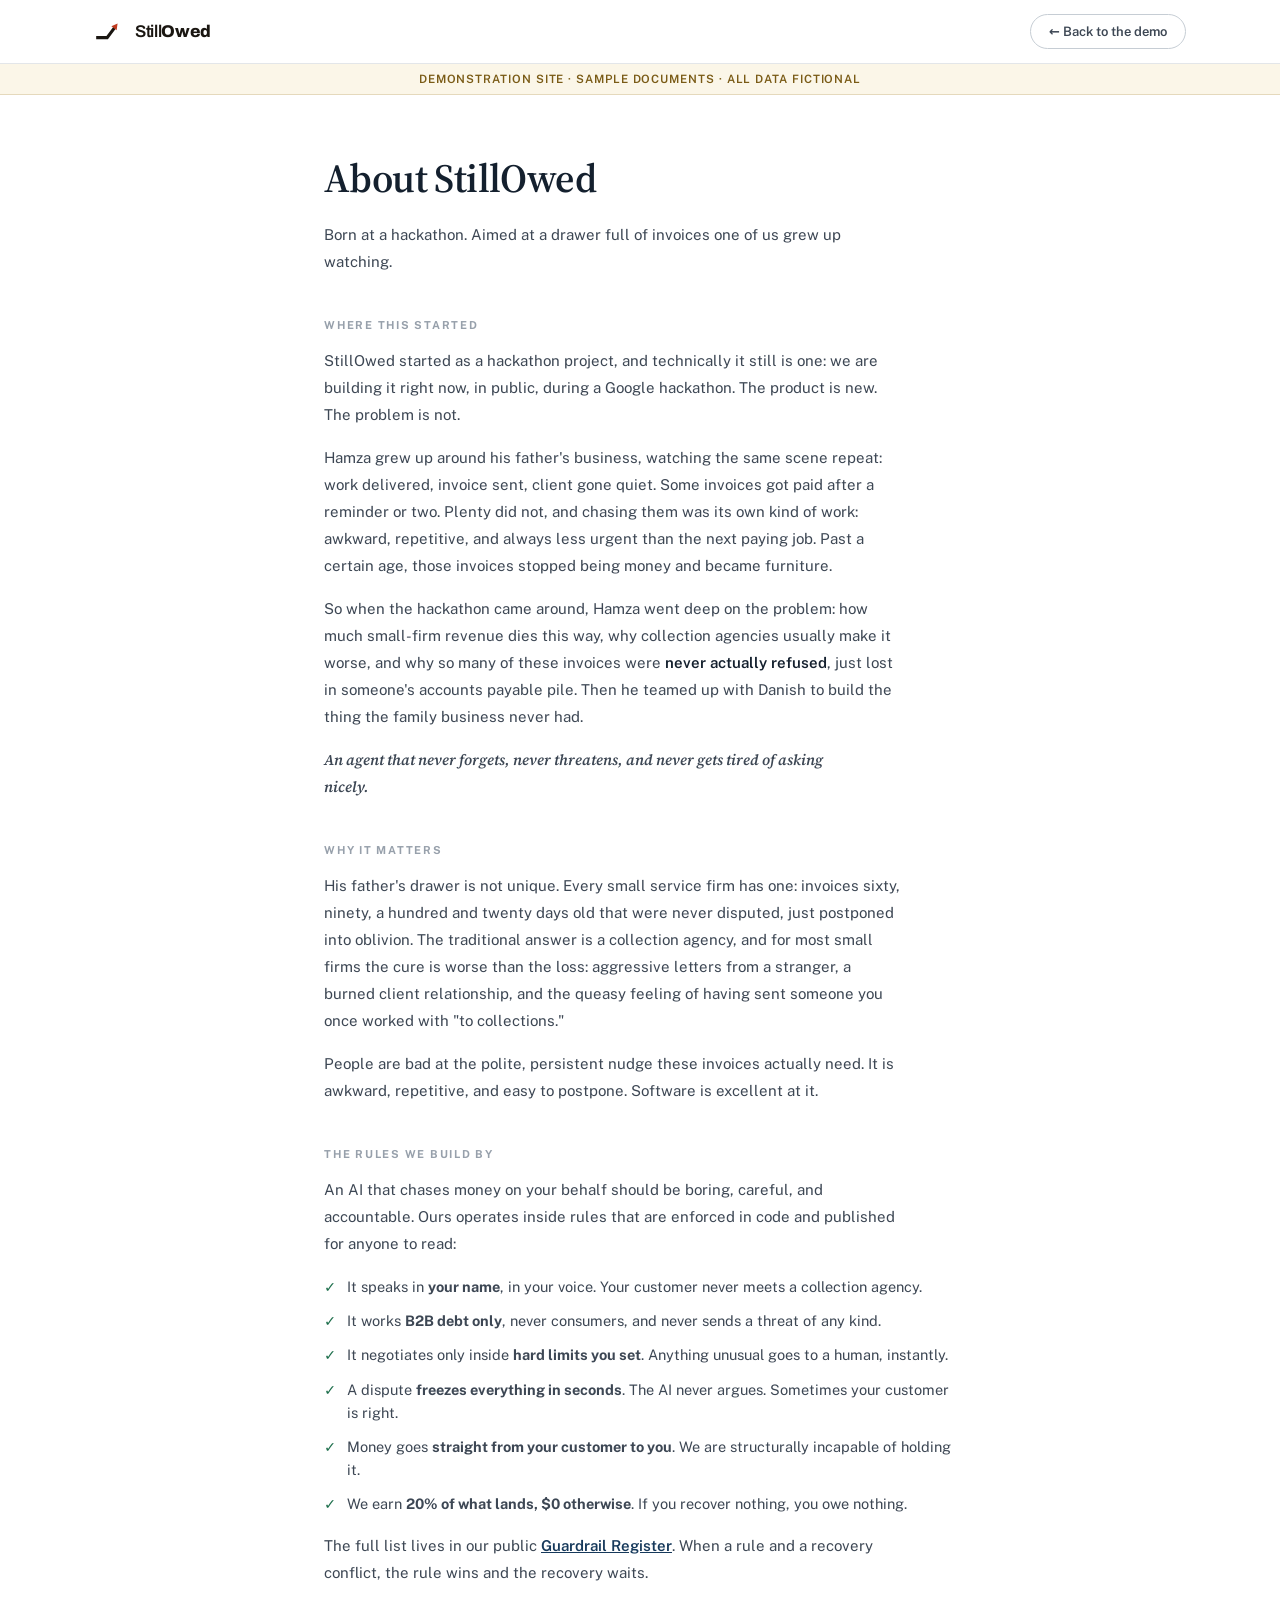
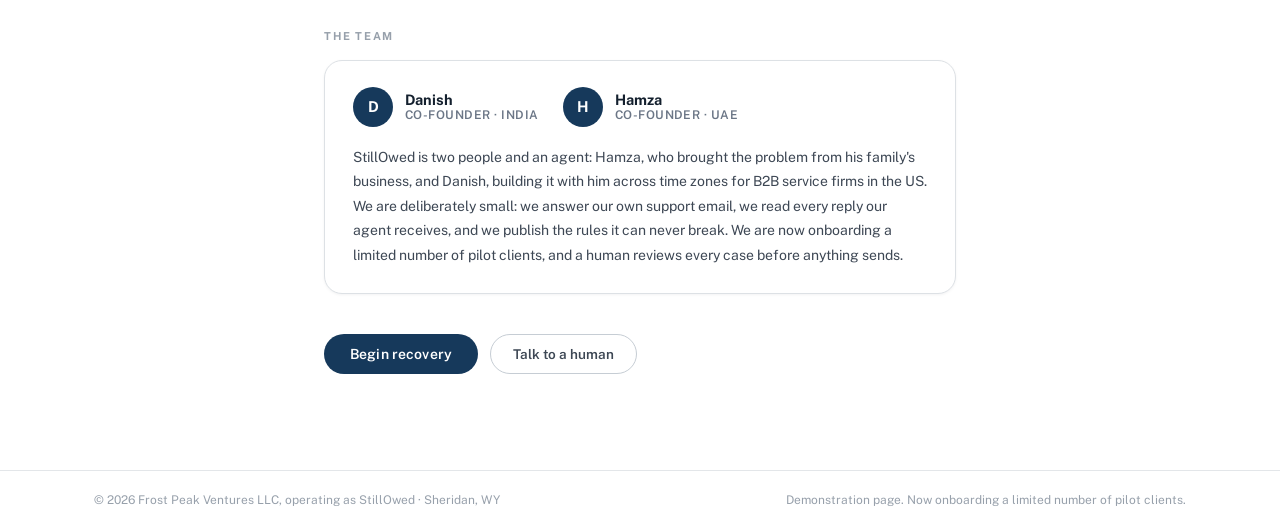
<file: about.html>
<!DOCTYPE html>
<html lang="en">
<head>
<meta charset="utf-8">
<meta name="viewport" content="width=device-width, initial-scale=1">
<title>StillOwed · About</title>
<meta name="description" content="Why StillOwed exists: written-off B2B invoices are rarely refused, just lost. A two-person team building a polite, tireless recovery agent that works in your name.">
<link rel="icon" href="data:image/svg+xml,%3Csvg xmlns='http://www.w3.org/2000/svg' viewBox='0 0 96 96'%3E%3Ccircle cx='48' cy='48' r='48' fill='%231A1611'/%3E%3Cg transform='translate(12,12) scale(1.5)'%3E%3Cpath d='M6 33 H21 L33 17' fill='none' stroke='%23F4F0E6' stroke-width='5' stroke-linecap='square' stroke-linejoin='miter'/%3E%3Cpolygon points='0,-5.2 9.5,0 0,5.2' transform='translate(32,18) rotate(-53)' fill='%23E0512F'/%3E%3C/g%3E%3C/svg%3E">
<link rel="preconnect" href="https://fonts.googleapis.com">
<link rel="preconnect" href="https://fonts.gstatic.com" crossorigin>
<link href="https://fonts.googleapis.com/css2?family=Source+Serif+4:opsz,wght@8..60,500;8..60,600;8..60,700&family=Public+Sans:wght@400;500;600;700&family=Archivo:wght@600;700;800&display=swap" rel="stylesheet">
<link rel="stylesheet" href="assets/legal.css">
<style>
  .about-page { max-width: 680px; margin: 0 auto; padding: 56px 24px 96px; }
  .about-page h1 { margin: 0; font-family: var(--serif); font-size: clamp(30px, 4vw, 40px); font-weight: 600; letter-spacing: -0.015em; }
  .about-sub { margin: 14px 0 0; font-size: 15.5px; line-height: 1.7; color: var(--body); }
  .about-label { margin: 44px 0 0; font-size: 11px; font-weight: 700; letter-spacing: 0.16em; color: var(--faint); }
  .about-page p { margin: 16px 0 0; font-size: 15px; line-height: 1.8; color: var(--body); max-width: 64ch; }
  .about-page p strong { color: var(--ink); font-weight: 600; }
  .pull-line { margin: 22px 0 0; font-family: var(--serif); font-size: clamp(17px, 2.6vw, 21px); font-style: italic; font-weight: 600; color: var(--ink); line-height: 1.5; }
  .principles { margin-top: 18px; display: flex; flex-direction: column; gap: 11px; font-size: 14.5px; color: var(--body); }
  .principles > div { display: flex; gap: 11px; align-items: flex-start; line-height: 1.6; }
  .principles .ck { color: #1E6F4C; flex-shrink: 0; font-weight: 600; }
  .team-card {
    margin-top: 18px; background: #FFFFFF; border: 1px solid #DDE1E5; border-radius: 18px;
    padding: 26px 28px; box-shadow: 0 1px 3px rgba(16, 24, 32, 0.05);
  }
  .team-row { display: flex; gap: 24px; flex-wrap: wrap; }
  .founder { display: flex; align-items: center; gap: 12px; }
  .founder-avatar {
    width: 40px; height: 40px; border-radius: 50%; background: var(--navy); color: #FFFFFF;
    display: grid; place-items: center; font-weight: 700; font-size: 15px; font-family: var(--sans);
  }
  .founder-name { font-size: 14.5px; font-weight: 700; color: var(--ink); }
  .founder-loc { font-size: 12px; color: var(--muted); font-weight: 600; letter-spacing: 0.04em; }
  .team-note { margin-top: 18px; font-size: 14px; line-height: 1.75; color: var(--body); }
  .about-cta-row { margin-top: 40px; display: flex; gap: 12px; flex-wrap: wrap; align-items: center; }
  .btn-cta {
    display: inline-block; text-decoration: none; background: var(--navy); color: #FFFFFF;
    font-weight: 600; font-size: 14px; padding: 12px 26px; border-radius: 999px; letter-spacing: 0.01em;
  }
  .btn-cta:hover { background: #1E4A75; }
  .btn-quiet {
    display: inline-block; text-decoration: none; background: #FFFFFF; border: 1px solid var(--line-ctl);
    color: var(--body); font-weight: 600; font-size: 13.5px; padding: 11px 22px; border-radius: 999px;
  }
  .btn-quiet:hover { border-color: var(--navy); color: var(--navy); }
</style>
</head>
<body>

<header class="site-header">
  <div class="header-inner">
    <a class="brand" href="index.html">
      <svg class="brand-mark" width="30" height="30" viewBox="0 0 48 48" aria-hidden="true"><path d="M6 33 H21 L33 17" fill="none" stroke="#1A1611" stroke-width="5" stroke-linecap="square" stroke-linejoin="miter"/><polygon points="0,-5.2 9.5,0 0,5.2" transform="translate(32,18) rotate(-53)" fill="#C03A1F"/></svg>
      <span class="wordmark"><span class="wm-still">Still</span><span class="wm-owed">Owed</span></span>
    </a>
    <span class="spacer"></span>
    <a class="btn-back" href="index.html">&#8592; Back to the demo</a>
  </div>
</header>

<div class="demo-banner">
  <div class="demo-banner-inner">DEMONSTRATION SITE &middot; SAMPLE DOCUMENTS &middot; ALL DATA FICTIONAL</div>
</div>

<main class="about-page">
  <h1>About StillOwed</h1>
  <p class="about-sub">Born at a hackathon. Aimed at a drawer full of invoices one of us grew up watching.</p>

  <div class="about-label">WHERE THIS STARTED</div>
  <p>StillOwed started as a hackathon project, and technically it still is one: we are building it right now, in public, during a Google hackathon. The product is new. The problem is not.</p>
  <p>Hamza grew up around his father's business, watching the same scene repeat: work delivered, invoice sent, client gone quiet. Some invoices got paid after a reminder or two. Plenty did not, and chasing them was its own kind of work: awkward, repetitive, and always less urgent than the next paying job. Past a certain age, those invoices stopped being money and became furniture.</p>
  <p>So when the hackathon came around, Hamza went deep on the problem: how much small-firm revenue dies this way, why collection agencies usually make it worse, and why so many of these invoices were <strong>never actually refused</strong>, just lost in someone's accounts payable pile. Then he teamed up with Danish to build the thing the family business never had.</p>
  <p class="pull-line">An agent that never forgets, never threatens, and never gets tired of asking nicely.</p>

  <div class="about-label">WHY IT MATTERS</div>
  <p>His father's drawer is not unique. Every small service firm has one: invoices sixty, ninety, a hundred and twenty days old that were never disputed, just postponed into oblivion. The traditional answer is a collection agency, and for most small firms the cure is worse than the loss: aggressive letters from a stranger, a burned client relationship, and the queasy feeling of having sent someone you once worked with "to collections."</p>
  <p>People are bad at the polite, persistent nudge these invoices actually need. It is awkward, repetitive, and easy to postpone. Software is excellent at it.</p>

  <div class="about-label">THE RULES WE BUILD BY</div>
  <p>An AI that chases money on your behalf should be boring, careful, and accountable. Ours operates inside rules that are enforced in code and published for anyone to read:</p>
  <div class="principles">
    <div><span class="ck">&#10003;</span><span>It speaks in <strong>your name</strong>, in your voice. Your customer never meets a collection agency.</span></div>
    <div><span class="ck">&#10003;</span><span>It works <strong>B2B debt only</strong>, never consumers, and never sends a threat of any kind.</span></div>
    <div><span class="ck">&#10003;</span><span>It negotiates only inside <strong>hard limits you set</strong>. Anything unusual goes to a human, instantly.</span></div>
    <div><span class="ck">&#10003;</span><span>A dispute <strong>freezes everything in seconds</strong>. The AI never argues. Sometimes your customer is right.</span></div>
    <div><span class="ck">&#10003;</span><span>Money goes <strong>straight from your customer to you</strong>. We are structurally incapable of holding it.</span></div>
    <div><span class="ck">&#10003;</span><span>We earn <strong>20% of what lands, $0 otherwise</strong>. If you recover nothing, you owe nothing.</span></div>
  </div>
  <p>The full list lives in our public <a href="legal.html#guardrails" style="color:#16395B;font-weight:600">Guardrail Register</a>. When a rule and a recovery conflict, the rule wins and the recovery waits.</p>

  <div class="about-label">THE TEAM</div>
  <div class="team-card">
    <div class="team-row">
      <div class="founder">
        <div class="founder-avatar">D</div>
        <div>
          <div class="founder-name">Danish</div>
          <div class="founder-loc">CO-FOUNDER &middot; INDIA</div>
        </div>
      </div>
      <div class="founder">
        <div class="founder-avatar">H</div>
        <div>
          <div class="founder-name">Hamza</div>
          <div class="founder-loc">CO-FOUNDER &middot; UAE</div>
        </div>
      </div>
    </div>
    <div class="team-note">StillOwed is two people and an agent: Hamza, who brought the problem from his family's business, and Danish, building it with him across time zones for B2B service firms in the US. We are deliberately small: we answer our own support email, we read every reply our agent receives, and we publish the rules it can never break. We are now onboarding a limited number of pilot clients, and a human reviews every case before anything sends.</div>
  </div>

  <div class="about-cta-row">
    <a class="btn-cta" href="index.html#contact">Begin recovery</a>
    <a class="btn-quiet" href="contact.html">Talk to a human</a>
  </div>
</main>

<footer class="site-footer">
  <div class="footer-inner">
    <div>&copy; 2026 Frost Peak Ventures LLC, operating as StillOwed &middot; Sheridan, WY</div>
    <span class="spacer"></span>
    <div>Demonstration page. Now onboarding a limited number of pilot clients.</div>
  </div>
</footer>

</body>
</html>
</file>
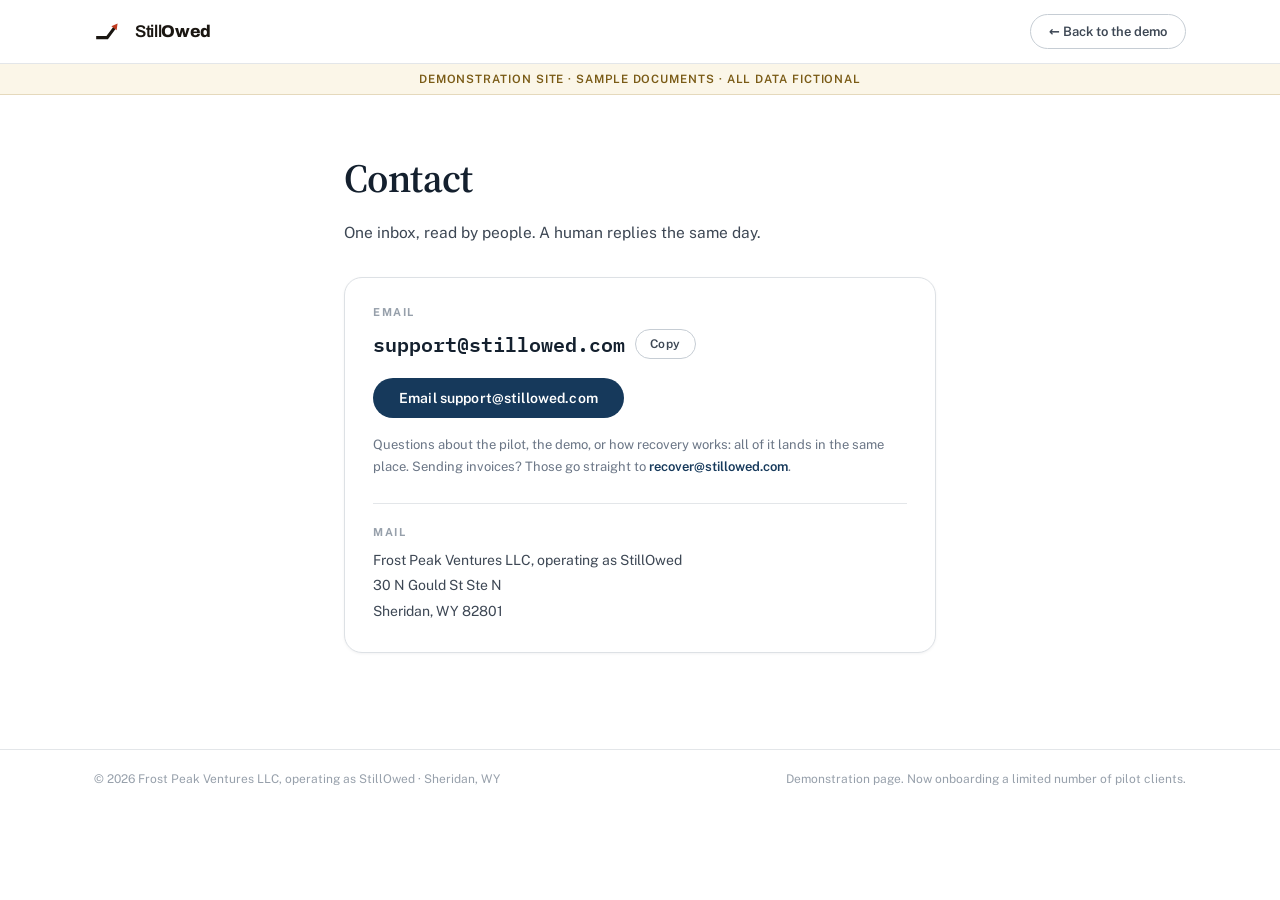
<file: contact.html>
<!DOCTYPE html>
<html lang="en">
<head>
<meta charset="utf-8">
<meta name="viewport" content="width=device-width, initial-scale=1">
<title>StillOwed · Contact</title>
<meta name="description" content="Contact StillOwed. Email support@stillowed.com and a human replies the same day.">
<link rel="icon" href="data:image/svg+xml,%3Csvg xmlns='http://www.w3.org/2000/svg' viewBox='0 0 96 96'%3E%3Ccircle cx='48' cy='48' r='48' fill='%231A1611'/%3E%3Cg transform='translate(12,12) scale(1.5)'%3E%3Cpath d='M6 33 H21 L33 17' fill='none' stroke='%23F4F0E6' stroke-width='5' stroke-linecap='square' stroke-linejoin='miter'/%3E%3Cpolygon points='0,-5.2 9.5,0 0,5.2' transform='translate(32,18) rotate(-53)' fill='%23E0512F'/%3E%3C/g%3E%3C/svg%3E">
<link rel="preconnect" href="https://fonts.googleapis.com">
<link rel="preconnect" href="https://fonts.gstatic.com" crossorigin>
<link href="https://fonts.googleapis.com/css2?family=Source+Serif+4:opsz,wght@8..60,500;8..60,600;8..60,700&family=Public+Sans:wght@400;500;600;700&family=IBM+Plex+Mono:wght@400;500;600&family=Archivo:wght@600;700;800&display=swap" rel="stylesheet">
<link rel="stylesheet" href="assets/legal.css">
<style>
  .contact-page { max-width: 640px; margin: 0 auto; padding: 56px 24px 96px; }
  .contact-page h1 { margin: 0; font-family: var(--serif); font-size: clamp(30px, 4vw, 40px); font-weight: 600; letter-spacing: -0.015em; }
  .contact-sub { margin: 14px 0 0; font-size: 15.5px; line-height: 1.7; color: var(--body); }
  .contact-card {
    margin-top: 32px; background: #FFFFFF; border: 1px solid #DDE1E5; border-radius: 18px;
    padding: 28px; box-shadow: 0 1px 3px rgba(16, 24, 32, 0.05);
  }
  .contact-label { font-size: 11px; font-weight: 700; letter-spacing: 0.14em; color: var(--faint); }
  .contact-email-row { margin-top: 10px; display: flex; align-items: center; gap: 10px; flex-wrap: wrap; }
  .contact-email { font-family: 'IBM Plex Mono', Consolas, monospace; font-size: clamp(16px, 2.6vw, 20px); font-weight: 600; color: var(--ink); word-break: break-all; }
  .btn-copy {
    background: #FFFFFF; border: 1px solid var(--line-ctl); color: var(--body); font-weight: 600;
    font-size: 12px; letter-spacing: 0.04em; padding: 7px 14px; border-radius: 999px;
    cursor: pointer; font-family: var(--sans);
  }
  .btn-copy:hover { border-color: var(--navy); color: var(--navy); }
  .btn-copy.copied { background: #EDF5F0; border-color: #1E6F4C; color: #1E6F4C; }
  .btn-email {
    display: inline-block; margin-top: 18px; text-decoration: none; background: var(--navy); color: #FFFFFF;
    font-weight: 600; font-size: 14px; padding: 12px 26px; border-radius: 999px; letter-spacing: 0.01em;
  }
  .btn-email:hover { background: #1E4A75; }
  .contact-note { margin-top: 16px; font-size: 13px; color: var(--muted); line-height: 1.65; }
  .contact-mail-block { margin-top: 26px; border-top: 1px solid var(--line); padding-top: 22px; }
  .contact-addr { margin-top: 10px; font-size: 14px; line-height: 1.8; color: var(--body); }
</style>
</head>
<body>

<header class="site-header">
  <div class="header-inner">
    <a class="brand" href="index.html">
      <svg class="brand-mark" width="30" height="30" viewBox="0 0 48 48" aria-hidden="true"><path d="M6 33 H21 L33 17" fill="none" stroke="#1A1611" stroke-width="5" stroke-linecap="square" stroke-linejoin="miter"/><polygon points="0,-5.2 9.5,0 0,5.2" transform="translate(32,18) rotate(-53)" fill="#C03A1F"/></svg>
      <span class="wordmark"><span class="wm-still">Still</span><span class="wm-owed">Owed</span></span>
    </a>
    <span class="spacer"></span>
    <a class="btn-back" href="index.html">&#8592; Back to the demo</a>
  </div>
</header>

<div class="demo-banner">
  <div class="demo-banner-inner">DEMONSTRATION SITE &middot; SAMPLE DOCUMENTS &middot; ALL DATA FICTIONAL</div>
</div>

<main class="contact-page">
  <h1>Contact</h1>
  <p class="contact-sub">One inbox, read by people. A human replies the same day.</p>

  <div class="contact-card">
    <div class="contact-label">EMAIL</div>
    <div class="contact-email-row">
      <span class="contact-email" id="contact-email">support&#64;stillowed.com</span>
      <button class="btn-copy" type="button" id="btn-copy">Copy</button>
    </div>
    <a class="btn-email" href="mailto:support&#64;stillowed.com?subject=Hello%20StillOwed">Email support&#64;stillowed.com</a>
    <div class="contact-note">Questions about the pilot, the demo, or how recovery works: all of it lands in the same place. Sending invoices? Those go straight to <a href="mailto:recover&#64;stillowed.com" style="color:#16395B;font-weight:600;text-decoration:none">recover&#64;stillowed.com</a>.</div>

    <div class="contact-mail-block">
      <div class="contact-label">MAIL</div>
      <div class="contact-addr">Frost Peak Ventures LLC, operating as StillOwed<br>30 N Gould St Ste N<br>Sheridan, WY 82801</div>
    </div>
  </div>
</main>

<footer class="site-footer">
  <div class="footer-inner">
    <div>&copy; 2026 Frost Peak Ventures LLC, operating as StillOwed &middot; Sheridan, WY</div>
    <span class="spacer"></span>
    <div>Demonstration page. Now onboarding a limited number of pilot clients.</div>
  </div>
</footer>

<script>
  (function () {
    var btn = document.getElementById('btn-copy');
    btn.addEventListener('click', function () {
      navigator.clipboard.writeText('support@stillowed.com').then(function () {
        btn.textContent = 'Copied ✓';
        btn.classList.add('copied');
        setTimeout(function () {
          btn.textContent = 'Copy';
          btn.classList.remove('copied');
        }, 1800);
      }).catch(function () {
        var range = document.createRange();
        range.selectNodeContents(document.getElementById('contact-email'));
        var sel = window.getSelection();
        sel.removeAllRanges();
        sel.addRange(range);
      });
    });
  })();
</script>
</body>
</html>
</file>
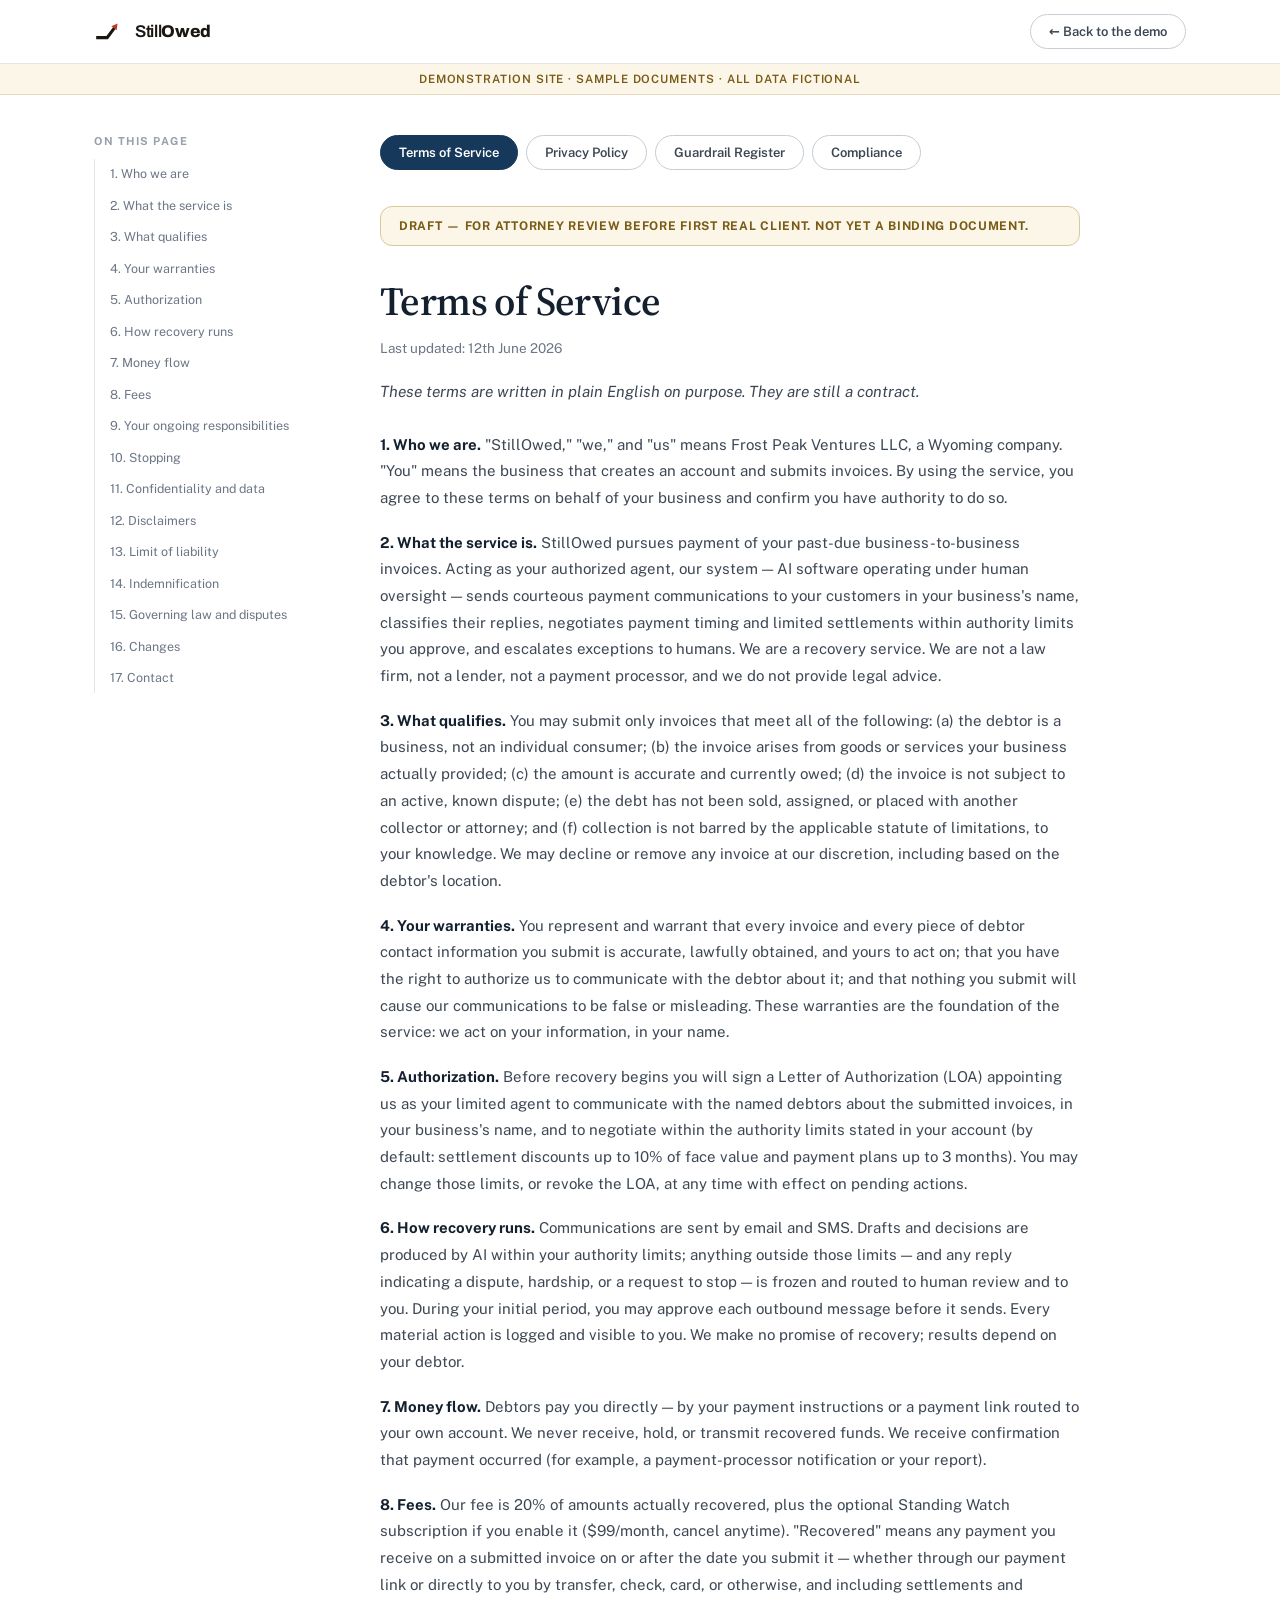
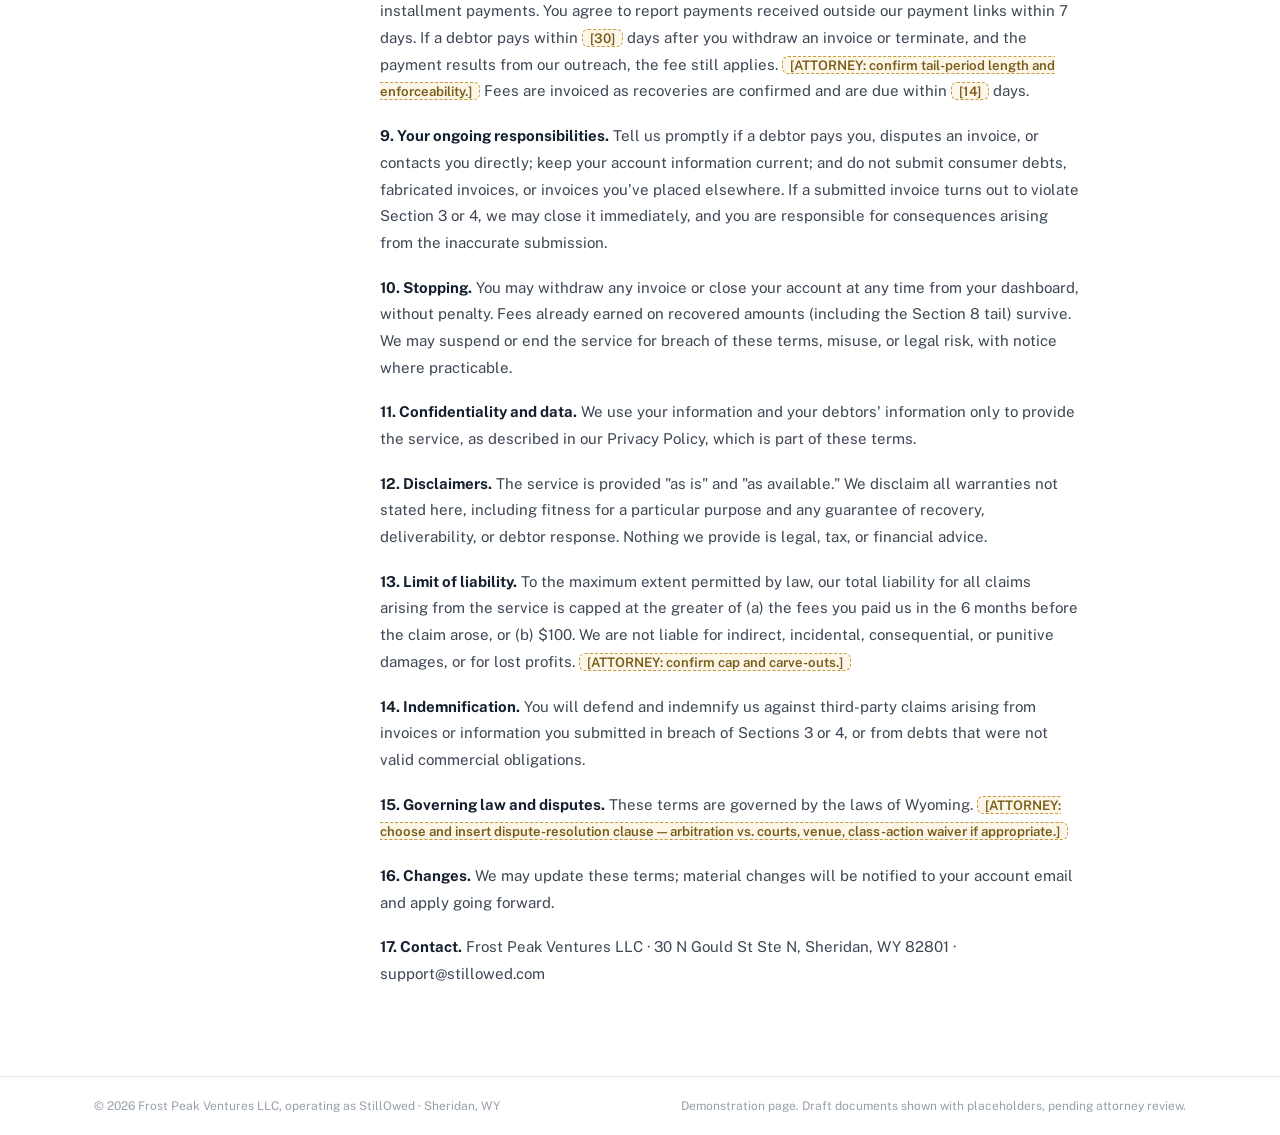
<file: legal.html>
<!DOCTYPE html>
<html lang="en">
<head>
<meta charset="utf-8">
<meta name="viewport" content="width=device-width, initial-scale=1">
<title>StillOwed · Legal &amp; Trust</title>
<meta name="description" content="Terms of Service, Privacy Policy, Guardrail Register, and Compliance for StillOwed, the AI invoice recovery service for B2B firms.">
<link rel="icon" href="data:image/svg+xml,%3Csvg xmlns='http://www.w3.org/2000/svg' viewBox='0 0 96 96'%3E%3Ccircle cx='48' cy='48' r='48' fill='%231A1611'/%3E%3Cg transform='translate(12,12) scale(1.5)'%3E%3Cpath d='M6 33 H21 L33 17' fill='none' stroke='%23F4F0E6' stroke-width='5' stroke-linecap='square' stroke-linejoin='miter'/%3E%3Cpolygon points='0,-5.2 9.5,0 0,5.2' transform='translate(32,18) rotate(-53)' fill='%23E0512F'/%3E%3C/g%3E%3C/svg%3E">
<link rel="preconnect" href="https://fonts.googleapis.com">
<link rel="preconnect" href="https://fonts.gstatic.com" crossorigin>
<link href="https://fonts.googleapis.com/css2?family=Source+Serif+4:opsz,wght@8..60,500;8..60,600;8..60,700&family=Public+Sans:wght@400;500;600;700&family=Archivo:wght@600;700;800&display=swap" rel="stylesheet">
<link rel="stylesheet" href="assets/legal.css">
</head>
<body>

<header class="site-header">
  <div class="header-inner">
    <a class="brand" href="index.html">
      <svg class="brand-mark" width="30" height="30" viewBox="0 0 48 48" aria-hidden="true"><path d="M6 33 H21 L33 17" fill="none" stroke="#1A1611" stroke-width="5" stroke-linecap="square" stroke-linejoin="miter"/><polygon points="0,-5.2 9.5,0 0,5.2" transform="translate(32,18) rotate(-53)" fill="#C03A1F"/></svg>
      <span class="wordmark"><span class="wm-still">Still</span><span class="wm-owed">Owed</span></span>
    </a>
    <span class="spacer"></span>
    <a class="btn-back" href="index.html">&#8592; Back to the demo</a>
  </div>
</header>

<div class="demo-banner">
  <div class="demo-banner-inner">DEMONSTRATION SITE &middot; SAMPLE DOCUMENTS &middot; ALL DATA FICTIONAL</div>
</div>

<main class="page">

  <nav class="legal-toc" aria-label="On this page">
    <div class="toc-label">ON THIS PAGE</div>
    <div class="toc-list" data-doc="terms">
      <button class="toc-link" data-target="t1">1. Who we are</button>
      <button class="toc-link" data-target="t2">2. What the service is</button>
      <button class="toc-link" data-target="t3">3. What qualifies</button>
      <button class="toc-link" data-target="t4">4. Your warranties</button>
      <button class="toc-link" data-target="t5">5. Authorization</button>
      <button class="toc-link" data-target="t6">6. How recovery runs</button>
      <button class="toc-link" data-target="t7">7. Money flow</button>
      <button class="toc-link" data-target="t8">8. Fees</button>
      <button class="toc-link" data-target="t9">9. Your ongoing responsibilities</button>
      <button class="toc-link" data-target="t10">10. Stopping</button>
      <button class="toc-link" data-target="t11">11. Confidentiality and data</button>
      <button class="toc-link" data-target="t12">12. Disclaimers</button>
      <button class="toc-link" data-target="t13">13. Limit of liability</button>
      <button class="toc-link" data-target="t14">14. Indemnification</button>
      <button class="toc-link" data-target="t15">15. Governing law and disputes</button>
      <button class="toc-link" data-target="t16">16. Changes</button>
      <button class="toc-link" data-target="t17">17. Contact</button>
    </div>
    <div class="toc-list" data-doc="privacy" hidden>
      <button class="toc-link" data-target="p1">1. What we collect: from clients</button>
      <button class="toc-link" data-target="p2">2. What we collect: debtor contacts</button>
      <button class="toc-link" data-target="p3">3. How we use information</button>
      <button class="toc-link" data-target="p4">4. About the AI</button>
      <button class="toc-link" data-target="p5">5. Who we share with</button>
      <button class="toc-link" data-target="p6">6. Debtor contacts: your choices</button>
      <button class="toc-link" data-target="p7">7. Clients: your choices</button>
      <button class="toc-link" data-target="p8">8. Retention</button>
      <button class="toc-link" data-target="p9">9. Security</button>
      <button class="toc-link" data-target="p10">10. Where data lives</button>
      <button class="toc-link" data-target="p11">11. Scope limits</button>
      <button class="toc-link" data-target="p12">12. State privacy rights</button>
      <button class="toc-link" data-target="p13">13. Changes &amp; contact</button>
    </div>
    <div class="toc-list" data-doc="guardrails" hidden></div>
    <div class="toc-list" data-doc="compliance" hidden>
      <button class="toc-link" data-target="c1">Commercial debt only</button>
      <button class="toc-link" data-target="c2">First-party posture</button>
      <button class="toc-link" data-target="c3">State screening</button>
      <button class="toc-link" data-target="c4">Communications</button>
      <button class="toc-link" data-target="c5">Human oversight</button>
      <button class="toc-link" data-target="c6">Data protection</button>
      <button class="toc-link" data-target="c7">Plain disclaimer</button>
    </div>
  </nav>

  <div class="content">

    <div class="doc-tabs" role="tablist" aria-label="Legal documents">
      <button class="tab active" role="tab" id="tab-terms" data-doc="terms" aria-selected="true" aria-controls="doc-terms">Terms of Service</button>
      <button class="tab" role="tab" id="tab-privacy" data-doc="privacy" aria-selected="false" aria-controls="doc-privacy">Privacy Policy</button>
      <button class="tab" role="tab" id="tab-guardrails" data-doc="guardrails" aria-selected="false" aria-controls="doc-guardrails">Guardrail Register</button>
      <button class="tab" role="tab" id="tab-compliance" data-doc="compliance" aria-selected="false" aria-controls="doc-compliance">Compliance</button>
    </div>

    <div class="doc-col">

      <!-- ════════ TERMS OF SERVICE ════════ -->
      <section class="doc" id="doc-terms" role="tabpanel" aria-labelledby="tab-terms">
        <div class="draft-note">DRAFT &mdash; FOR ATTORNEY REVIEW BEFORE FIRST REAL CLIENT. NOT YET A BINDING DOCUMENT.</div>
        <h1>Terms of Service</h1>
        <div class="updated">Last updated: 12th June 2026</div>
        <p class="lede-italic">These terms are written in plain English on purpose. They are still a contract.</p>

        <p id="t1" class="p-first"><strong>1. Who we are.</strong> "StillOwed," "we," and "us" means Frost Peak Ventures LLC, a Wyoming company. "You" means the business that creates an account and submits invoices. By using the service, you agree to these terms on behalf of your business and confirm you have authority to do so.</p>

        <p id="t2"><strong>2. What the service is.</strong> StillOwed pursues payment of your past-due business-to-business invoices. Acting as your authorized agent, our system &mdash; AI software operating under human oversight &mdash; sends courteous payment communications to your customers in your business's name, classifies their replies, negotiates payment timing and limited settlements within authority limits you approve, and escalates exceptions to humans. We are a recovery service. We are not a law firm, not a lender, not a payment processor, and we do not provide legal advice.</p>

        <p id="t3"><strong>3. What qualifies.</strong> You may submit only invoices that meet all of the following: (a) the debtor is a business, not an individual consumer; (b) the invoice arises from goods or services your business actually provided; (c) the amount is accurate and currently owed; (d) the invoice is not subject to an active, known dispute; (e) the debt has not been sold, assigned, or placed with another collector or attorney; and (f) collection is not barred by the applicable statute of limitations, to your knowledge. We may decline or remove any invoice at our discretion, including based on the debtor's location.</p>

        <p id="t4"><strong>4. Your warranties.</strong> You represent and warrant that every invoice and every piece of debtor contact information you submit is accurate, lawfully obtained, and yours to act on; that you have the right to authorize us to communicate with the debtor about it; and that nothing you submit will cause our communications to be false or misleading. These warranties are the foundation of the service: we act on your information, in your name.</p>

        <p id="t5"><strong>5. Authorization.</strong> Before recovery begins you will sign a Letter of Authorization (LOA) appointing us as your limited agent to communicate with the named debtors about the submitted invoices, in your business's name, and to negotiate within the authority limits stated in your account (by default: settlement discounts up to 10% of face value and payment plans up to 3 months). You may change those limits, or revoke the LOA, at any time with effect on pending actions.</p>

        <p id="t6"><strong>6. How recovery runs.</strong> Communications are sent by email and SMS. Drafts and decisions are produced by AI within your authority limits; anything outside those limits &mdash; and any reply indicating a dispute, hardship, or a request to stop &mdash; is frozen and routed to human review and to you. During your initial period, you may approve each outbound message before it sends. Every material action is logged and visible to you. We make no promise of recovery; results depend on your debtor.</p>

        <p id="t7"><strong>7. Money flow.</strong> Debtors pay you directly &mdash; by your payment instructions or a payment link routed to your own account. We never receive, hold, or transmit recovered funds. We receive confirmation that payment occurred (for example, a payment-processor notification or your report).</p>

        <p id="t8"><strong>8. Fees.</strong> Our fee is 20% of amounts actually recovered, plus the optional Standing Watch subscription if you enable it ($99/month, cancel anytime). "Recovered" means any payment you receive on a submitted invoice on or after the date you submit it &mdash; whether through our payment link or directly to you by transfer, check, card, or otherwise, and including settlements and installment payments. You agree to report payments received outside our payment links within 7 days. If a debtor pays within <span class="ph">[30]</span> days after you withdraw an invoice or terminate, and the payment results from our outreach, the fee still applies. <span class="ph">[ATTORNEY: confirm tail-period length and enforceability.]</span> Fees are invoiced as recoveries are confirmed and are due within <span class="ph">[14]</span> days.</p>

        <p id="t9"><strong>9. Your ongoing responsibilities.</strong> Tell us promptly if a debtor pays you, disputes an invoice, or contacts you directly; keep your account information current; and do not submit consumer debts, fabricated invoices, or invoices you've placed elsewhere. If a submitted invoice turns out to violate Section 3 or 4, we may close it immediately, and you are responsible for consequences arising from the inaccurate submission.</p>

        <p id="t10"><strong>10. Stopping.</strong> You may withdraw any invoice or close your account at any time from your dashboard, without penalty. Fees already earned on recovered amounts (including the Section 8 tail) survive. We may suspend or end the service for breach of these terms, misuse, or legal risk, with notice where practicable.</p>

        <p id="t11"><strong>11. Confidentiality and data.</strong> We use your information and your debtors' information only to provide the service, as described in our Privacy Policy, which is part of these terms.</p>

        <p id="t12"><strong>12. Disclaimers.</strong> The service is provided "as is" and "as available." We disclaim all warranties not stated here, including fitness for a particular purpose and any guarantee of recovery, deliverability, or debtor response. Nothing we provide is legal, tax, or financial advice.</p>

        <p id="t13"><strong>13. Limit of liability.</strong> To the maximum extent permitted by law, our total liability for all claims arising from the service is capped at the greater of (a) the fees you paid us in the 6 months before the claim arose, or (b) $100. We are not liable for indirect, incidental, consequential, or punitive damages, or for lost profits. <span class="ph">[ATTORNEY: confirm cap and carve-outs.]</span></p>

        <p id="t14"><strong>14. Indemnification.</strong> You will defend and indemnify us against third-party claims arising from invoices or information you submitted in breach of Sections 3 or 4, or from debts that were not valid commercial obligations.</p>

        <p id="t15"><strong>15. Governing law and disputes.</strong> These terms are governed by the laws of Wyoming. <span class="ph">[ATTORNEY: choose and insert dispute-resolution clause &mdash; arbitration vs. courts, venue, class-action waiver if appropriate.]</span></p>

        <p id="t16"><strong>16. Changes.</strong> We may update these terms; material changes will be notified to your account email and apply going forward.</p>

        <p id="t17"><strong>17. Contact.</strong> Frost Peak Ventures LLC &middot; 30 N Gould St Ste N, Sheridan, WY 82801 &middot; support&#64;stillowed.com</p>
      </section>

      <!-- ════════ PRIVACY POLICY ════════ -->
      <section class="doc" id="doc-privacy" role="tabpanel" aria-labelledby="tab-privacy" hidden>
        <div class="draft-note">DRAFT &mdash; FOR ATTORNEY REVIEW BEFORE FIRST REAL CLIENT.</div>
        <h1>Privacy Policy</h1>
        <div class="updated">Last updated: 12th June 2026</div>

        <p class="lede">This policy covers two groups of people, and we owe duties to both: our <strong>clients</strong> (businesses that use StillOwed) and the <strong>business contacts of their customers</strong> &mdash; the people our messages reach. If you received a payment message and want it to stop, the short version is: reply "stop" or email support&#64;stillowed.com, and it stops.</p>

        <p id="p1" class="p-first"><strong>1. What we collect &mdash; from clients.</strong> Account details (name, business name, email, phone), the invoices you upload and the data in them, your communications with us, dashboard activity, payment confirmations relating to recoveries, and billing details for our fees (processed by our payment provider; we don't store full card numbers). Basic technical data (logs, cookies necessary for the site to work) when you use the website.</p>

        <p id="p2"><strong>2. What we collect &mdash; about debtor contacts.</strong> Our clients provide the business contact details of the customers who owe them: typically a name, role, business email, business phone, and the invoice history. We process this information as our client's authorized agent, solely to pursue the client's invoice. We do not use debtor contact information for marketing, we do not build profiles unrelated to the debt, and we do not sell it &mdash; or any other personal information &mdash; to anyone.</p>

        <p id="p3"><strong>3. How we use information.</strong> To run the recovery process: sending communications in the client's name, classifying replies, negotiating within client-set limits, logging every action with its reasoning, confirming payments, billing our fees, providing support, securing the service, and meeting legal obligations.</p>

        <p id="p4"><strong>4. About the AI.</strong> Outbound messages are drafted and replies are classified by AI systems operating under human oversight, within authority limits set by our client. Disputes, hardship indications, and stop requests are routed to humans. We keep decision logs so actions can be reviewed. Our AI vendors process data under contracts that prohibit using it for their own purposes. <span class="ph">[VERIFY: confirm current vendor data-use terms before publishing.]</span></p>

        <p id="p5"><strong>5. Who we share with.</strong> Service vendors under contract: cloud hosting, email delivery, SMS delivery, payment processing, and analytics strictly necessary to operate. We also disclose information if the law requires it, to protect rights and safety, or as part of a business transition &mdash; never by sale.</p>

        <p id="p6"><strong>6. If you're a debtor contact: your choices.</strong> Any request to stop contact is honored immediately and permanently for that channel. You can also ask us what information we hold about you in connection with the debt, ask us to correct it, or dispute the underlying invoice &mdash; disputes pause all outreach and go to a human and to our client. Contact: support&#64;stillowed.com.</p>

        <p id="p7"><strong>7. If you're a client: your choices.</strong> You can access, correct, export, or delete your account information from the dashboard or by emailing us. Deleting your account removes active recovery data, subject to records we must keep for billing, audit, and legal compliance.</p>

        <p id="p8"><strong>8. Retention.</strong> We keep information only as long as needed for the recovery engagement, our legitimate business records (such as fee invoices and decision logs), and legal requirements, then delete or de-identify it. <span class="ph">[ATTORNEY: confirm retention periods.]</span></p>

        <p id="p9"><strong>9. Security.</strong> Encryption in transit and at rest, credential isolation, access limited to those who need it, and logging of access to sensitive data. No system is perfectly secure; we will notify affected parties of breaches as the law requires.</p>

        <p id="p10"><strong>10. Where data lives.</strong> Our service runs on US-based cloud infrastructure. Our team may access systems from outside the US; access is secured and limited to operating the service.</p>

        <p id="p11"><strong>11. Scope limits.</strong> The service is for businesses. We do not knowingly collect consumer-debt information or information about children, and the service is not directed at either.</p>

        <p id="p12"><strong>12. State privacy rights.</strong> Depending on your state, you may have rights to access, correct, delete, or port personal information. We honor verified requests at support&#64;stillowed.com regardless of threshold applicability. <span class="ph">[ATTORNEY: confirm whether CCPA/state statutes apply at current scale.]</span></p>

        <p id="p13"><strong>13. Changes &amp; contact.</strong> Material changes will be posted here and dated. Questions: Frost Peak Ventures LLC &middot; 30 N Gould St Ste N, Sheridan, WY 82801 &middot; support&#64;stillowed.com.</p>
      </section>

      <!-- ════════ GUARDRAIL REGISTER ════════ -->
      <section class="doc" id="doc-guardrails" role="tabpanel" aria-labelledby="tab-guardrails" hidden>
        <h1>The Guardrail Register</h1>
        <p class="doc-sub pretty">The public list of what our agent will never do. Version-dated, client-visible, and binding on every message we send.</p>
        <div class="updated">Last updated: 12th June 2026</div>

        <div class="rules">
          <div class="rule">
            <div class="rule-n">1</div>
            <div class="rule-body">
              <div class="rule-title">Business debt only.</div>
              <div class="rule-text">We never pursue consumers. If the party who owes you is a person &mdash; a homeowner, a couple, a patient &mdash; we decline the invoice at intake.</div>
            </div>
          </div>
          <div class="rule">
            <div class="rule-n">2</div>
            <div class="rule-body">
              <div class="rule-title">Never a legal threat.</div>
              <div class="rule-text">Our messages never threaten lawsuits, attorneys, credit damage, or consequences of any kind. If an invoice needs legal pressure, we tell you it's outgrown us.</div>
            </div>
          </div>
          <div class="rule">
            <div class="rule-n">3</div>
            <div class="rule-body">
              <div class="rule-title">Never impersonating anyone but you.</div>
              <div class="rule-text">Messages go out in your business&rsquo;s name under your authorization &mdash; never as a law firm, never as a "collections department" that doesn&rsquo;t exist.</div>
            </div>
          </div>
          <div class="rule">
            <div class="rule-n">4</div>
            <div class="rule-body">
              <div class="rule-title">Frequency caps, always.</div>
              <div class="rule-text">A debtor hears from us a limited number of times per week, during business hours in their time zone, and never on a cadence designed to pressure.</div>
            </div>
          </div>
          <div class="rule">
            <div class="rule-n">5</div>
            <div class="rule-body">
              <div class="rule-title">Disputes freeze everything &mdash; in seconds.</div>
              <div class="rule-text">Any reply that disputes the invoice, claims hardship, or questions the work stops all outreach instantly. The AI never argues. A human and you decide what happens next.</div>
            </div>
          </div>
          <div class="rule">
            <div class="rule-n">6</div>
            <div class="rule-body">
              <div class="rule-title">"Stop" means stop.</div>
              <div class="rule-text">Any request to cease contact is honored immediately and permanently for that channel.</div>
            </div>
          </div>
          <div class="rule">
            <div class="rule-n">7</div>
            <div class="rule-body">
              <div class="rule-title">Never to third parties.</div>
              <div class="rule-text">We never discuss your customer's debt with their employees, customers, suppliers, or anyone other than the debtor's own business contacts handling payment.</div>
            </div>
          </div>
          <div class="rule">
            <div class="rule-n">8</div>
            <div class="rule-body">
              <div class="rule-title">Never credit bureaus.</div>
              <div class="rule-text">We do not report debts to any credit bureau, commercial or consumer. Ever.</div>
            </div>
          </div>
          <div class="rule">
            <div class="rule-n">9</div>
            <div class="rule-body">
              <div class="rule-title">Never added charges.</div>
              <div class="rule-text">We never add interest, penalties, or fees that were not in your original contract with your customer.</div>
            </div>
          </div>
          <div class="rule">
            <div class="rule-n">10</div>
            <div class="rule-body">
              <div class="rule-title">Never your money.</div>
              <div class="rule-text">Recovered funds go directly from your customer to you. We are structurally incapable of holding them.</div>
            </div>
          </div>
          <div class="rule">
            <div class="rule-n">11</div>
            <div class="rule-body">
              <div class="rule-title">Hard authority limits.</div>
              <div class="rule-text">The AI negotiates only inside limits you set &mdash; by default, at most a 10% discount and a 3-month plan. Everything else needs a human.</div>
            </div>
          </div>
          <div class="rule">
            <div class="rule-n">12</div>
            <div class="rule-body">
              <div class="rule-title">Everything logged.</div>
              <div class="rule-text">Every message, classification, and decision is recorded with its reasoning and visible in your dashboard. If we can't show our work, we don't do the work.</div>
            </div>
          </div>
        </div>

        <p class="charter-close pretty">These rules are enforced in code, not policy memos. When a rule and a recovery conflict, the rule wins and the recovery waits.</p>
      </section>

      <!-- ════════ COMPLIANCE ════════ -->
      <section class="doc" id="doc-compliance" role="tabpanel" aria-labelledby="tab-compliance" hidden>
        <h1>Compliance</h1>
        <p class="doc-sub">How StillOwed is built to stay inside the lines.</p>
        <div class="updated">Last updated: 12th June 2026</div>

        <p id="c1" class="p-first-loose"><strong>Commercial debt only.</strong> Federal consumer-collection law (the FDCPA) governs the collection of consumer debts. StillOwed operates exclusively on business-to-business obligations and screens every submission at intake to keep it that way. This is a structural choice, not a preference.</p>

        <p id="c2"><strong>First-party posture.</strong> We act as each client's authorized agent, communicating in the client's own name under a signed Letter of Authorization &mdash; the way an outsourced accounts-receivable desk would &mdash; rather than as a third-party agency collecting in its own name.</p>

        <p id="c3"><strong>State screening.</strong> A small number of US states and cities apply licensing rules to some commercial collection activity. Every debtor's location is screened at intake against our coverage list, and invoices from out-of-coverage jurisdictions are declined. <span class="ph">[Maintained with counsel.]</span></p>

        <p id="c4"><strong>Communications.</strong> Recovery messages are transactional communications sent on a client's behalf about an existing business relationship. Opt-outs are honored instantly. Our own marketing email complies with CAN-SPAM (identification, honest subject lines, working unsubscribe, physical address). SMS is used conservatively, to business contacts, with immediate stop-handling.</p>

        <p id="c5"><strong>Human oversight.</strong> AI operates inside hard, client-set authority limits. Disputes, hardship indications, stop requests, and anything out-of-bounds route to humans. Decision logs preserve every action and its rationale.</p>

        <p id="c6"><strong>Data protection.</strong> Client and debtor information is encrypted, access-limited, used solely to deliver the service, and never sold. See the Privacy Policy.</p>

        <p id="c7"><strong>Plain disclaimer.</strong> This page describes our operating design. It is not legal advice &mdash; to us or to you. Specific questions about a specific debt belong with your attorney.</p>
      </section>

    </div>
  </div>
</main>

<footer class="site-footer">
  <div class="footer-inner">
    <div>&copy; 2026 Frost Peak Ventures LLC, operating as StillOwed &middot; Sheridan, WY</div>
    <span class="spacer"></span>
    <div>Demonstration page. Draft documents shown with placeholders, pending attorney review.</div>
  </div>
</footer>

<script src="assets/legal.js"></script>
</body>
</html>
</file>
<file: assets/site.css>
:root {
  --ink: #14202E;
  --body: #3D4754;
  --muted: #6B7686;
  --faint: #97A0AB;
  --navy: #16395B;
  --navy-hover: #1E4A75;
  --green: #1E6F4C;
  --green-bg: #EDF5F0;
  --green-bg-soft: #F2F7F4;
  --green-line: #CBDFD4;
  --amber-bg: #FBF6E8;
  --amber-line: #E5D9BC;
  --amber-line-strong: #D9C89A;
  --amber-ink: #7A5B16;
  --amber-mid: #9A6B1F;
  --amber-dash: #C99A3A;
  --amber-soft: #9A8757;
  --amber-deep: #6E5A2A;
  --red: #A33D43;
  --red-line: #D9A0A4;
  --red-bg: #FAF0F0;
  --human: #7C5A38;
  --human-bg: #F8F4ED;
  --human-line: #DECDB8;
  --line: #E3E6E9;
  --line-card: #DDE1E5;
  --line-ctl: #C6CDD4;
  --line-inner: #ECEEF0;
  --line-doc: #ECEAE2;
  --cream: #F7F6F2;
  --paper: #FAFAF8;
  --paper-line: #E0DDD2;
  --tab-idle: #F1EFE9;
  --sms-blue: #2B66C2;
  --brand-ink: #1A1611;
  --brand-accent: #C03A1F;
  --serif: 'Source Serif 4', Georgia, serif;
  --sans: 'Public Sans', system-ui, sans-serif;
  --mono: 'IBM Plex Mono', Consolas, monospace;
  --brand-font: 'Archivo', 'Public Sans', system-ui, sans-serif;
}

html, body { margin: 0; padding: 0; background: #FFFFFF; }
* { box-sizing: border-box; }
[hidden] { display: none !important; }

input[type="range"] { accent-color: #16395B; }
input::placeholder { color: #97A0AB; }

@keyframes fadeUp { from { opacity: 0; transform: translateY(12px); } to { opacity: 1; transform: none; } }
@keyframes popIn { from { opacity: 0; transform: scale(0.94); } to { opacity: 1; transform: scale(1); } }
@keyframes stampIn { from { opacity: 0; transform: rotate(-9deg) scale(1.6); } to { opacity: 0.9; transform: rotate(-9deg) scale(1); } }
@keyframes pulseDot { 0%, 100% { opacity: 1; } 50% { opacity: 0.3; } }
@keyframes slideIn { from { opacity: 0; transform: translateX(-8px); } to { opacity: 1; transform: none; } }
@keyframes freezeFlash { 0% { background: #FBF6E8; } 50% { background: #F5E7C4; } 100% { background: #FBF6E8; } }

body {
  min-height: 100vh;
  color: var(--ink);
  font-family: var(--sans);
  -webkit-font-smoothing: antialiased;
  overflow-x: hidden;
}

.wrap { max-width: 1140px; margin: 0 auto; padding-left: 24px; padding-right: 24px; }
.spacer { flex: 1; }

.eyebrow { font-size: 12px; font-weight: 600; letter-spacing: 0.16em; color: var(--muted); margin-bottom: 10px; }
.h2 { margin: 0; font-family: var(--serif); font-size: clamp(24px, 3.2vw, 34px); font-weight: 600; letter-spacing: -0.01em; }

/* ── brand ── */
.brand { display: flex; align-items: center; gap: 11px; text-decoration: none; }
.brand-mark { flex-shrink: 0; display: block; }
.wordmark { font-family: var(--brand-font); font-size: 17px; letter-spacing: -0.02em; line-height: 1; color: var(--brand-ink); white-space: nowrap; }
.wordmark .wm-still { font-weight: 600; }
.wordmark .wm-owed { font-weight: 800; }
.brand-label { font-size: 11px; font-weight: 600; letter-spacing: 0.1em; color: var(--faint); white-space: nowrap; }
.brand-text { display: flex; align-items: baseline; gap: 9px; flex-wrap: wrap; }

/* ── header ── */
.site-header {
  position: sticky; top: 0; z-index: 60;
  background: rgba(255, 255, 255, 0.92);
  backdrop-filter: blur(10px);
  -webkit-backdrop-filter: blur(10px);
  border-bottom: 1px solid var(--line);
}
.header-inner { max-width: 1140px; margin: 0 auto; padding: 14px 24px; display: flex; align-items: center; gap: 16px; }
.dev-chip {
  display: flex; align-items: center; gap: 7px;
  border: 1px solid var(--line-card); border-radius: 999px; padding: 6px 13px;
  font-size: 11.5px; font-weight: 600; color: var(--muted); white-space: nowrap;
}
.dot { width: 7px; height: 7px; border-radius: 50%; flex-shrink: 0; }
.dot.amber { background: var(--amber-dash); }
.dot.green { background: var(--green); }
.dot.pulse { animation: pulseDot 2s ease infinite; }
.btn-primary {
  text-decoration: none; background: var(--navy); color: #FFFFFF; font-weight: 600;
  font-size: 13.5px; padding: 10px 22px; border-radius: 999px; letter-spacing: 0.01em;
  border: none; cursor: pointer; font-family: var(--sans);
}
.btn-primary:hover { background: var(--navy-hover); }

/* ── hero ── */
.hero { border-bottom: 1px solid var(--line); background: linear-gradient(180deg, #FFFFFF 0%, #F7F6F2 100%); }
.hero-inner { max-width: 880px; margin: 0 auto; padding: clamp(56px, 8vh, 92px) 24px clamp(52px, 7vh, 76px); text-align: center; }
.hero-eyebrow-row { display: flex; align-items: center; justify-content: center; gap: 12px; flex-wrap: wrap; margin-bottom: 24px; }
.hero-eyebrow { font-size: 12px; font-weight: 700; letter-spacing: 0.16em; color: var(--navy); }
.ea-pill {
  display: flex; align-items: center; gap: 7px;
  background: var(--amber-bg); border: 1px solid var(--amber-line-strong); border-radius: 999px;
  padding: 5px 12px; font-size: 11px; font-weight: 700; letter-spacing: 0.08em; color: var(--amber-ink); white-space: nowrap;
}
.ea-pill .dot { width: 6px; height: 6px; }
.hero h1 {
  margin: 0 auto; font-family: var(--serif); font-size: clamp(34px, 5.2vw, 58px);
  line-height: 1.12; letter-spacing: -0.015em; font-weight: 600; max-width: 780px;
  color: var(--ink); text-wrap: pretty;
}
.hero-sub { margin: 20px auto 0; font-size: clamp(15.5px, 2vw, 18px); line-height: 1.65; color: var(--body); max-width: 600px; text-wrap: pretty; }
.hero-sub strong { color: var(--ink); font-weight: 600; }
.capture { margin: 34px auto 0; max-width: 520px; }
.capture-pill {
  display: flex; gap: 8px; flex-wrap: wrap; background: #FFFFFF;
  border: 1px solid var(--line-card); border-radius: 999px; padding: 6px;
  box-shadow: 0 6px 24px rgba(16, 24, 32, 0.06);
}
.capture-pill input {
  flex: 1 1 200px; min-width: 0; background: transparent; border: none;
  padding: 10px 16px; color: var(--ink); font-size: 14.5px; font-family: var(--sans); outline: none;
}
.capture-pill .btn-primary { font-size: 14px; padding: 11px 24px; white-space: nowrap; letter-spacing: normal; }
.capture-note { margin-top: 11px; font-size: 12px; color: var(--faint); }
.btn-primary:disabled { opacity: 0.6; cursor: default; }
.btn-primary:disabled:hover { background: var(--navy); }
.capture-success {
  display: flex; align-items: center; justify-content: center; gap: 9px;
  background: var(--green-bg); border: 1px solid var(--green); border-radius: 999px;
  padding: 16px 24px; font-size: 14.5px; font-weight: 600; color: var(--green);
  animation: popIn 0.4s ease both;
}
.intake-success {
  display: flex; align-items: center; gap: 9px; margin-top: 16px;
  background: var(--green-bg); border: 1px solid var(--green); border-radius: 999px;
  padding: 14px 20px; font-size: 14px; font-weight: 600; color: var(--green);
  animation: popIn 0.4s ease both;
}
.capture-success:focus, .intake-success:focus { outline: none; }
.ea-error { margin-top: 10px; font-size: 12.5px; color: var(--red); }
.proof-row {
  margin-top: 26px; display: flex; align-items: center; justify-content: center;
  gap: 8px 22px; flex-wrap: wrap; font-size: 12.5px; font-weight: 600; color: var(--muted);
}
.proof-row > span { display: flex; align-items: center; gap: 7px; }
.proof-row .ck { color: var(--green); }
.scroll-cue {
  margin-top: 44px; display: flex; align-items: center; justify-content: center;
  gap: 10px; color: var(--muted); font-size: 12px; font-weight: 600; letter-spacing: 0.12em;
}
.scroll-cue .tri { display: inline-block; animation: pulseDot 2.4s ease infinite; font-size: 10px; }

/* ── sim section ── */
.sim { background: var(--cream); border-bottom: 1px solid var(--line); }
.sim-inner { max-width: 1140px; margin: 0 auto; padding: 52px 24px 64px; }
.sim-head { display: flex; align-items: flex-end; gap: 16px; flex-wrap: wrap; margin-bottom: 18px; }
.sim-head-left { min-width: 240px; }
.sim-badge {
  border: 1px solid var(--amber-line-strong); background: var(--amber-bg); color: var(--amber-ink);
  border-radius: 999px; padding: 7px 14px; font-size: 11.5px; font-weight: 600; letter-spacing: 0.08em;
}

.portfolio {
  background: #FFFFFF; border: 1px solid var(--line-card); border-radius: 18px;
  padding: 16px 22px; display: flex; gap: clamp(20px, 4.5vw, 56px); flex-wrap: wrap;
  align-items: baseline; margin-bottom: 14px; box-shadow: 0 1px 3px rgba(16, 24, 32, 0.05);
}
.port-label { font-size: 10.5px; font-weight: 600; letter-spacing: 0.12em; color: var(--muted); }
.port-val { margin-top: 4px; font-family: var(--mono); font-size: clamp(22px, 3vw, 28px); font-weight: 600; font-variant-numeric: tabular-nums; }
.port-val.total { color: var(--green); }
.port-val.clients { color: var(--ink); }
.port-val.fees { color: var(--muted); }
.port-val .port-target { font-size: 13px; color: var(--faint); font-weight: 400; }
.port-note { font-size: 11.5px; color: var(--faint); max-width: 200px; line-height: 1.5; align-self: center; }

.case-tabs { display: flex; gap: 8px; flex-wrap: wrap; margin-bottom: 14px; }
.case-tab {
  flex: 1 1 200px; min-width: 0; text-align: left; cursor: pointer; border-radius: 12px;
  padding: 12px 16px; display: flex; flex-direction: column; gap: 5px; font-family: var(--sans);
  transition: border-color 0.15s ease, background 0.15s ease;
  background: var(--tab-idle); border: 1px solid var(--line-card); border-top: 3px solid transparent; color: var(--muted);
}
.case-tab:hover { border-color: var(--navy); }
.case-tab.active {
  background: #FFFFFF; border: 1px solid var(--line-ctl); border-top: 3px solid var(--navy);
  color: var(--ink); box-shadow: 0 1px 3px rgba(16, 24, 32, 0.06);
}
.case-tab .tab-label { font-size: 12.5px; font-weight: 700; letter-spacing: 0.03em; }
.tab-stamp {
  align-self: flex-start; font-size: 10px; font-weight: 700; letter-spacing: 0.08em;
  padding: 3px 10px; border-radius: 999px; opacity: 0.65;
}
.case-tab.active .tab-stamp { opacity: 1; }
.tab-stamp.green { border: 1px solid var(--green); color: var(--green); background: var(--green-bg-soft); }
.tab-stamp.amber { border: 1px solid var(--amber-dash); color: var(--amber-mid); background: var(--amber-bg); }
.tab-hint { font-size: 10px; font-weight: 600; letter-spacing: 0.07em; color: var(--faint); }
.tab-hint.playing { color: var(--green); }

.sim-controls { display: flex; align-items: center; gap: 8px; flex-wrap: wrap; margin-bottom: 16px; }
.btn-ctl-primary {
  display: flex; align-items: center; gap: 8px; background: var(--navy); border: 1px solid var(--navy);
  color: #FFFFFF; font-weight: 600; font-size: 12.5px; letter-spacing: 0.06em; padding: 10px 20px;
  border-radius: 999px; cursor: pointer; font-family: var(--sans);
}
.btn-ctl-primary:hover { background: var(--navy-hover); }
.btn-ctl {
  background: #FFFFFF; border: 1px solid var(--line-ctl); color: var(--body); font-weight: 600;
  font-size: 12.5px; letter-spacing: 0.06em; padding: 10px 20px; border-radius: 999px;
  cursor: pointer; font-family: var(--sans);
}
.btn-ctl:hover { border-color: var(--navy); color: var(--navy); }
.day-pill {
  border: 1px solid var(--line-ctl); background: #FFFFFF; border-radius: 999px; padding: 9px 18px;
  font-family: var(--mono); font-size: 13px; font-weight: 600; color: var(--ink); min-width: 84px; text-align: center;
}
.sim-status { font-size: 11.5px; color: var(--muted); font-weight: 500; letter-spacing: 0.06em; }

.case-split { display: flex; flex-wrap: wrap; gap: 16px; align-items: stretch; }
.stage {
  flex: 1 1 540px; min-width: 0; background: #FFFFFF; border: 1px solid var(--line-card);
  border-radius: 18px; overflow: hidden; display: flex; flex-direction: column;
  box-shadow: 0 1px 3px rgba(16, 24, 32, 0.05);
}
.stage-head { display: flex; align-items: center; gap: 10px; padding: 14px 20px; border-bottom: 1px solid var(--line); flex-wrap: wrap; }
.stage-label { font-size: 12px; font-weight: 600; letter-spacing: 0.1em; color: var(--muted); }
.stage-label .inv { color: var(--ink); }
.stage-rec { font-size: 12px; font-weight: 600; letter-spacing: 0.06em; color: var(--muted); }
.stage-rec .amt { color: var(--green); font-family: var(--mono); font-size: 15px; font-variant-numeric: tabular-nums; }
.stage-rec .target { color: var(--faint); }
.feed {
  overflow-y: auto; padding: 22px 20px 30px; height: clamp(420px, 58vh, 600px);
  background: var(--paper); scrollbar-width: thin; scrollbar-color: var(--line-ctl) transparent; position: relative;
}

/* invoice document */
.invdoc {
  position: relative; background: #FFFFFF; color: #232936; border: 1px solid var(--paper-line);
  border-radius: 10px; padding: 22px 24px; max-width: 560px; box-shadow: 0 2px 8px rgba(16, 24, 32, 0.07);
}
.invdoc-head { display: flex; align-items: baseline; gap: 10px; flex-wrap: wrap; }
.invdoc-title { font-family: var(--serif); font-weight: 700; font-size: 18px; letter-spacing: 0.02em; color: var(--ink); }
.invdoc-num { font-family: var(--mono); font-size: 13px; color: var(--muted); }
.invdoc-issued { font-size: 11px; font-weight: 600; letter-spacing: 0.08em; color: var(--faint); }
.invdoc-parties { display: flex; gap: 28px; flex-wrap: wrap; margin-top: 16px; font-size: 13px; }
.party { min-width: 150px; }
.party-label { font-size: 10.5px; letter-spacing: 0.1em; color: var(--faint); font-weight: 600; }
.party-name { font-weight: 600; margin-top: 3px; color: var(--ink); }
.party-sub { color: var(--muted); }
.invdoc-line {
  margin-top: 16px; border-top: 1px solid var(--line-doc); border-bottom: 1px solid var(--line-doc);
  padding: 11px 0; display: flex; justify-content: space-between; gap: 12px; font-size: 13.5px;
}
.invdoc-line .desc { color: var(--body); }
.invdoc-line .amount { font-weight: 700; font-variant-numeric: tabular-nums; white-space: nowrap; color: var(--ink); }
.invdoc-due-row { margin-top: 11px; display: flex; align-items: center; gap: 10px; flex-wrap: wrap; }
.invdoc-due { font-size: 12.5px; color: var(--muted); }
.invdoc-due strong { font-weight: 600; color: var(--ink); }
.overdue-pill {
  border: 1px solid var(--red-line); background: var(--red-bg); color: var(--red);
  border-radius: 999px; padding: 3px 10px; font-size: 11px; font-weight: 600; letter-spacing: 0.05em;
}
.stamp {
  position: absolute; top: 50%; left: 50%; transform: translate(-50%, -50%) rotate(-9deg);
  border-radius: 10px; border: 3px solid rgba(163, 61, 67, 0.7); color: rgba(163, 61, 67, 0.8);
  padding: 6px 18px; font-family: var(--mono); font-weight: 600; font-size: clamp(16px, 3vw, 23px);
  letter-spacing: 0.14em; background: rgba(255, 255, 255, 0.65); animation: stampIn 0.5s ease both;
}
.stamp.paid { border-color: rgba(30, 111, 76, 0.75); color: var(--green); background: rgba(255, 255, 255, 0.72); }
.stamp.resolved { padding: 6px 14px; font-size: clamp(14px, 2.6vw, 20px); letter-spacing: 0.12em; text-align: center; }
.stamp.resolved .sub { font-size: 0.65em; letter-spacing: 0.08em; }

/* feed events */
.feed-label { font-size: 11px; font-weight: 600; letter-spacing: 0.12em; color: var(--muted); margin-bottom: 11px; }
.ev-parse .feed-label { margin-bottom: 9px; }
.ev-parse { margin: 20px 0 0; animation: fadeUp 0.5s ease both; }
.parse-chips { display: flex; gap: 8px; flex-wrap: wrap; }
.parse-chip {
  background: #FFFFFF; border: 1px solid #BFD2C8; border-left: 3px solid var(--green);
  padding: 6px 12px; font-family: var(--mono); font-size: 12px; color: var(--green);
  animation: popIn 0.35s ease both;
}
.parse-chip .k { color: var(--faint); }
.ev-card {
  margin: 16px 0 0; background: #FFFFFF; border: 1px solid var(--line-card); border-radius: 10px;
  padding: 15px 18px; max-width: 560px; animation: fadeUp 0.5s ease both;
}
.ev-card.fast { animation-duration: 0.45s; }
.check-rows { display: flex; flex-direction: column; gap: 9px; }
.check-row { display: flex; align-items: center; gap: 11px; animation: slideIn 0.35s ease both; }
.check-dot {
  width: 17px; height: 17px; border-radius: 50%; background: var(--green-bg); border: 1px solid var(--green);
  display: grid; place-items: center; font-size: 10px; color: var(--green); flex-shrink: 0;
}
.check-dot.navy { background: #F2F5F8; border-color: var(--navy); font-size: 9px; color: var(--navy); font-weight: 700; }
.check-text { font-size: 13.5px; color: var(--body); }
.check-text .dim { color: var(--faint); }
.check-text.strong { font-weight: 600; }
.check-text.strong .dim { font-weight: 400; }

.ev-block { margin: 24px 0 0; animation: fadeUp 0.55s ease both; }
.day-row { display: flex; align-items: center; gap: 12px; margin-bottom: 9px; }
.day-tag { font-size: 11px; font-weight: 700; letter-spacing: 0.12em; color: var(--navy); }
.day-line { flex: 1; height: 1px; background: var(--line-card); }
.day-note { font-size: 11px; font-weight: 600; letter-spacing: 0.1em; color: var(--faint); }
.day-row.amber .day-tag, .day-row.amber .day-note { color: var(--amber-mid); }
.day-row.amber .day-line { background: var(--amber-line); }
.day-row.green .day-tag, .day-row.green .day-note { color: var(--green); }
.day-row.green .day-line { background: var(--green-line); }
.day-row.human .day-tag, .day-row.human .day-note { color: var(--human); font-weight: 700; }
.day-row.human .day-line { background: var(--human-line); }

.email-card {
  background: #FFFFFF; border: 1px solid var(--line-card); border-radius: 10px; overflow: hidden;
  max-width: 560px; box-shadow: 0 2px 8px rgba(16, 24, 32, 0.07);
}
.email-card.inbound { border-left: 3px solid var(--amber-dash); }
.email-card.narrow { max-width: 480px; }
.email-head { padding: 12px 18px; border-bottom: 1px solid var(--line-inner); }
.email-head.with-from { padding: 14px 18px; display: flex; flex-direction: column; gap: 9px; }
.email-head.row { display: flex; align-items: center; gap: 10px; flex-wrap: wrap; }
.email-head.sm { padding: 11px 16px; }
.from-panel {
  background: var(--green-bg-soft); border: 1px solid var(--green); border-radius: 10px;
  padding: 10px 13px; display: flex; align-items: center; gap: 11px; flex-wrap: wrap;
}
.from-avatar {
  width: 34px; height: 34px; border-radius: 50%; background: var(--navy); color: #fff;
  display: grid; place-items: center; font-weight: 700; font-size: 13px; flex-shrink: 0;
}
.from-id { min-width: 0; }
.from-label { font-size: 10.5px; letter-spacing: 0.1em; color: var(--green); font-weight: 700; }
.from-name { font-weight: 700; font-size: 15px; color: var(--ink); }
.from-email { font-family: var(--mono); font-size: 11.5px; color: var(--muted); }
.yourname-pill {
  border: 1px solid var(--green); color: var(--green); border-radius: 999px; padding: 4px 11px;
  font-size: 10.5px; font-weight: 700; letter-spacing: 0.06em; white-space: nowrap;
}
.email-meta { font-size: 12.5px; color: var(--muted); }
.email-meta.sm { font-size: 12px; }
.email-meta .lbl { color: var(--faint); }
.email-meta .strong { color: var(--ink); font-weight: 700; }
.email-meta .subj { color: var(--ink); font-weight: 600; }
.email-body { padding: 16px 18px; font-size: 14px; line-height: 1.65; color: var(--body); }
.email-body.sm { padding: 13px 16px; font-size: 13.5px; line-height: 1.6; }
.attach {
  margin-top: 12px; display: inline-flex; align-items: center; gap: 8px; background: var(--cream);
  border: 1px solid var(--line-card); border-radius: 10px; padding: 7px 12px; font-size: 12.5px; color: var(--body);
}
.attach .fname { font-weight: 600; }
.attach .fsize { color: var(--faint); }
.badge-pill {
  border: 1px solid var(--green); color: var(--green); border-radius: 999px; padding: 3px 10px;
  font-size: 10.5px; font-weight: 700; letter-spacing: 0.05em;
}
.badge-pill.human { border-color: var(--human); color: var(--human); }

.sms-card {
  background: #FFFFFF; border: 1px solid var(--line-card); border-radius: 18px; padding: 14px 16px;
  max-width: 380px; box-shadow: 0 2px 8px rgba(16, 24, 32, 0.07);
}
.sms-label { font-size: 10.5px; font-weight: 600; letter-spacing: 0.08em; color: var(--faint); text-align: center; margin-bottom: 10px; }
.sms-col { display: flex; flex-direction: column; align-items: flex-end; gap: 4px; }
.sms-bubble {
  background: var(--sms-blue); color: #fff; border-radius: 16px 16px 4px 16px; padding: 10px 14px;
  font-size: 14px; line-height: 1.5; max-width: 88%;
}
.sms-status { font-size: 10.5px; color: var(--faint); padding-right: 6px; }

.pills { display: flex; gap: 7px; flex-wrap: wrap; }
.cls-pill {
  padding: 5px 12px; font-family: var(--mono); font-size: 11.5px; letter-spacing: 0.03em;
  white-space: nowrap; transition: all 0.15s ease; border-radius: 999px;
  background: #FFFFFF; color: var(--faint); border: 1px solid var(--line-card);
}
.cls-pill.on { background: var(--navy); color: #FFFFFF; border: 1px solid var(--navy); }
.cls-pill.final-green { background: var(--green-bg); color: var(--green); border: 1px solid var(--green); font-weight: 600; }
.cls-pill.final-amber { background: var(--amber-bg); color: var(--amber-mid); border: 1px solid var(--amber-dash); font-weight: 600; }

.auth-rows { display: flex; flex-direction: column; gap: 9px; font-family: var(--mono); font-size: 12.5px; }
.auth-row { display: flex; align-items: center; gap: 10px; color: var(--body); animation: slideIn 0.35s ease both; }
.auth-row .ck { color: var(--green); }
.auth-verdict {
  margin-top: 4px; display: inline-flex; align-items: center; gap: 9px; background: var(--green-bg);
  border: 1px solid var(--green); border-radius: 999px; padding: 8px 16px; color: var(--green);
  font-weight: 600; animation: popIn 0.4s ease both;
}

.bounce-card {
  background: #FFFFFF; border: 1px solid var(--line-card); border-left: 3px solid var(--red);
  border-radius: 10px; padding: 13px 16px; max-width: 520px; box-shadow: 0 2px 8px rgba(16, 24, 32, 0.07);
}
.bounce-title { font-size: 11.5px; font-weight: 700; letter-spacing: 0.06em; color: var(--red); }
.bounce-body { margin-top: 5px; font-family: var(--mono); font-size: 12.5px; color: var(--body); line-height: 1.6; }
.bounce-body .dim { color: var(--faint); }
.ev-bounce { margin: 16px 0 0; animation: fadeUp 0.45s ease both; }
.ev-mid { margin: 16px 0 0; animation: fadeUp 0.5s ease both; }

.restraint-card {
  margin: 16px 0 0; background: #FFFFFF; border: 1px solid var(--navy); border-top: 3px solid var(--navy);
  border-radius: 10px; padding: 17px 20px; max-width: 560px; animation: popIn 0.45s ease both;
  box-shadow: 0 2px 10px rgba(16, 24, 32, 0.08);
}
.restraint-label { font-size: 11px; font-weight: 700; letter-spacing: 0.14em; color: var(--navy); margin-bottom: 10px; }
.restraint-main { font-size: 14.5px; font-weight: 600; color: var(--ink); line-height: 1.55; }
.struck-list { margin-top: 12px; display: flex; flex-direction: column; gap: 6px; font-family: var(--mono); font-size: 12px; color: var(--faint); }
.struck-list > div { text-decoration: line-through; }
.restraint-note { margin-top: 10px; font-size: 12.5px; color: var(--muted); line-height: 1.6; }

.pay-note {
  background: #FFFFFF; border: 1px solid var(--line-card); border-left: 3px solid var(--green);
  border-radius: 10px; padding: 14px 17px; display: flex; gap: 14px; max-width: 520px;
  box-shadow: 0 2px 8px rgba(16, 24, 32, 0.07);
}
.bank-icon {
  width: 40px; height: 40px; background: #F1F3F5; border: 1px solid var(--line-card); border-radius: 11px;
  display: grid; place-items: center; font-family: var(--mono); font-size: 12px; font-weight: 600;
  color: var(--muted); flex-shrink: 0;
}
.bank-body { min-width: 0; }
.bank-src { font-size: 11.5px; color: var(--faint); font-weight: 600; }
.bank-line { font-weight: 700; font-size: 15px; margin-top: 2px; color: var(--ink); }
.bank-line .amt { color: var(--green); font-variant-numeric: tabular-nums; }
.bank-sub { font-size: 12.5px; color: var(--muted); margin-top: 2px; }
.bank-sub strong { color: var(--ink); }
.webhook-row { margin-top: 9px; display: flex; align-items: center; gap: 8px; font-size: 12px; color: var(--muted); flex-wrap: wrap; }
.webhook-row .hook { color: var(--green); }
.webhook-chip { border: 1px dashed var(--line-ctl); padding: 2px 8px; color: var(--muted); font-family: var(--mono); font-size: 11px; }

.split-card {
  margin: 26px 0 0; background: #FFFFFF; border: 1px solid var(--line-card); border-top: 3px solid var(--navy);
  border-radius: 10px; padding: 22px 24px; max-width: 560px; animation: fadeUp 0.6s ease both;
  box-shadow: 0 2px 8px rgba(16, 24, 32, 0.07);
}
.split-label { font-size: 11px; font-weight: 600; letter-spacing: 0.14em; color: var(--muted); margin-bottom: 15px; }
.split-rows { display: flex; flex-direction: column; gap: 11px; font-variant-numeric: tabular-nums; }
.split-row { display: flex; justify-content: space-between; align-items: baseline; gap: 12px; }
.split-row.main { border-top: 1px solid var(--line-inner); padding-top: 11px; }
.split-row .k { font-size: 14px; color: var(--muted); }
.split-row .k .paren { color: var(--faint); }
.split-row.main .k { font-size: 15px; font-weight: 700; color: var(--ink); }
.split-row.main .k .paren { color: var(--faint); font-weight: 400; }
.split-row .v { font-family: var(--mono); font-size: 19px; font-weight: 600; color: var(--ink); }
.split-row.main .v { font-size: 27px; color: var(--green); }
.split-row.fee .v { font-size: 16px; font-weight: 400; color: var(--muted); }
.split-close {
  margin-top: 18px; border-top: 1px solid var(--line-inner); padding-top: 16px;
  display: flex; align-items: center; gap: 14px; flex-wrap: wrap; animation: fadeUp 0.5s ease both;
}
.split-tagline { font-family: var(--serif); font-size: clamp(17px, 2.6vw, 21px); font-weight: 600; letter-spacing: -0.01em; color: var(--ink); font-style: italic; }
.btn-ghost-sm {
  background: #FFFFFF; border: 1px solid var(--line-ctl); color: var(--body); font-weight: 600;
  font-size: 12px; letter-spacing: 0.06em; padding: 8px 16px; border-radius: 999px; cursor: pointer; font-family: var(--sans);
}
.btn-ghost-sm:hover { border-color: var(--navy); color: var(--navy); }

.epilogue-chip {
  margin: 16px 0 0; display: inline-flex; align-items: center; gap: 10px; background: #F2F5F8;
  border: 1px solid var(--line-ctl); border-radius: 10px; padding: 10px 15px; max-width: 560px;
  animation: fadeUp 0.5s ease both;
}
.epilogue-chip .tag { font-size: 10.5px; font-weight: 700; letter-spacing: 0.1em; color: var(--navy); flex-shrink: 0; }
.epilogue-chip .txt { font-size: 13px; color: var(--body); line-height: 1.5; }

.lesson-card {
  margin: 20px 0 0; background: var(--paper); border: 1px solid var(--paper-line); border-left: 3px solid var(--navy);
  border-radius: 10px; padding: 20px 24px; max-width: 560px; animation: fadeUp 0.6s ease both;
}
.lesson-card.human { border-left-color: var(--human); }
.lesson-label { font-size: 10.5px; font-weight: 700; letter-spacing: 0.14em; color: var(--muted); margin-bottom: 9px; }
.lesson-text {
  font-family: var(--serif); font-size: clamp(16px, 2.4vw, 19px); font-style: italic; font-weight: 600;
  color: var(--ink); line-height: 1.5; text-wrap: pretty;
}
.lesson-card .btn-ghost-sm { margin-top: 14px; }

.freeze-banner {
  position: sticky; top: -22px; z-index: 5; margin: -22px -20px 16px; padding: 10px 20px;
  background: var(--amber-bg); border-bottom: 1px solid var(--amber-line-strong);
  display: flex; align-items: center; gap: 10px; animation: freezeFlash 1.6s ease 2;
}
.freeze-banner span { font-size: 11.5px; font-weight: 700; letter-spacing: 0.1em; color: var(--amber-ink); }
.freeze-card {
  margin: 18px 0 0; position: relative; background: var(--amber-bg); border: 1px solid var(--amber-line-strong);
  border-radius: 10px; padding: 22px 24px; max-width: 560px; animation: popIn 0.4s ease both;
}
.freeze-head { display: flex; align-items: center; gap: 12px; margin-bottom: 14px; }
.freeze-icon {
  width: 34px; height: 34px; background: #FFFFFF; border: 1px solid var(--amber-dash);
  border-radius: 10px; display: grid; place-items: center; flex-shrink: 0;
}
.freeze-title { font-family: var(--serif); font-weight: 700; font-size: 19px; color: var(--amber-ink); }
.freeze-ts { font-family: var(--mono); font-size: 11px; color: var(--amber-soft); letter-spacing: 0.06em; margin-top: 2px; }
.freeze-body { font-size: 13.5px; color: var(--amber-deep); line-height: 1.6; margin-bottom: 14px; }
.queued-label { font-size: 10.5px; font-weight: 700; letter-spacing: 0.12em; color: var(--amber-soft); margin-bottom: 8px; }
.queued { display: flex; flex-direction: column; gap: 6px; font-family: var(--mono); font-size: 12px; color: var(--amber-soft); }
.queued > div { text-decoration: line-through; }

.human-card { background: var(--human-bg); border: 1px solid var(--human-line); border-radius: 10px; padding: 18px 20px; max-width: 560px; }
.human-people { display: flex; gap: 14px; flex-wrap: wrap; margin-bottom: 14px; }
.person { display: flex; align-items: center; gap: 9px; }
.person-avatar {
  width: 32px; height: 32px; border-radius: 50%; background: var(--human); color: #fff;
  display: grid; place-items: center; font-weight: 700; font-size: 12px;
}
.person-name { font-size: 13px; font-weight: 700; color: var(--ink); }
.person-role { font-size: 11px; color: var(--human); font-weight: 600; }
.human-body { font-size: 14px; line-height: 1.65; color: var(--body); }

.decision-card {
  margin: 16px 0 0; background: var(--human-bg); border: 1px solid var(--human-line); border-left: 3px solid var(--human);
  border-radius: 10px; padding: 17px 20px; max-width: 560px; animation: fadeUp 0.5s ease both;
}
.decision-label { font-size: 10.5px; font-weight: 700; letter-spacing: 0.12em; color: var(--human); margin-bottom: 9px; }
.decision-q { font-size: 14.5px; font-weight: 600; color: var(--ink); line-height: 1.5; }
.approve-row { margin-top: 13px; display: flex; align-items: center; gap: 12px; flex-wrap: wrap; }
.approve-wait-btn {
  background: var(--navy); color: #FFFFFF; font-weight: 700; font-size: 12.5px; letter-spacing: 0.06em;
  padding: 10px 24px; border-radius: 999px; animation: pulseDot 1.4s ease infinite;
}
.approve-wait-note { font-size: 11.5px; color: var(--faint); }
.approved-chip {
  background: var(--green-bg); border: 1px solid var(--green); color: var(--green); font-weight: 700;
  font-size: 12.5px; letter-spacing: 0.06em; padding: 10px 24px; border-radius: 999px; animation: popIn 0.35s ease both;
}
.approved-meta { font-size: 11.5px; color: var(--muted); font-family: var(--mono); }

/* decision log */
.logcard {
  flex: 1 1 300px; min-width: 0; max-width: 540px; background: #FFFFFF; border: 1px solid var(--line-card);
  border-radius: 18px; overflow: hidden; display: flex; flex-direction: column;
  box-shadow: 0 1px 3px rgba(16, 24, 32, 0.05);
}
.log-head { display: flex; align-items: center; gap: 10px; padding: 14px 18px; border-bottom: 1px solid var(--line); }
.log-head .dot { animation: pulseDot 1.8s ease infinite; }
.log-title { font-size: 12px; font-weight: 600; letter-spacing: 0.12em; color: var(--ink); }
.log-sub { font-size: 10.5px; font-weight: 600; letter-spacing: 0.06em; color: var(--faint); }
.log {
  overflow-y: auto; padding: 16px 18px 24px; height: clamp(260px, 58vh, 600px);
  font-family: var(--mono); scrollbar-width: thin; scrollbar-color: var(--line-ctl) transparent;
}
.log-placeholder { color: var(--faint); font-size: 12px; line-height: 1.7; padding-top: 4px; }
.log-items { display: flex; flex-direction: column; gap: 13px; }
.log-entry { display: flex; gap: 11px; animation: slideIn 0.4s ease both; }
.log-entry.em-alert { background: var(--amber-bg); border: 1px solid var(--amber-line-strong); border-radius: 10px; padding: 10px 12px; }
.log-entry.em-highlight { background: #F2F5F8; border: 1px solid #C5CFDA; border-radius: 10px; padding: 10px 12px; }
.log-dot { width: 7px; height: 7px; flex-shrink: 0; margin-top: 5px; border-radius: 50%; }
.log-dot.sq { border-radius: 1px; }
.log-entry-body { min-width: 0; }
.log-ts { font-size: 10.5px; color: var(--faint); letter-spacing: 0.06em; }
.log-text { font-size: 12px; line-height: 1.65; margin-top: 2px; }

/* ── debtor widget ── */
.debtor { border-bottom: 1px solid var(--line); }
.section-inner { max-width: 1140px; margin: 0 auto; padding: 60px 24px 68px; }
.debtor-sub { margin: 12px 0 26px; color: var(--body); font-size: 15.5px; max-width: 560px; line-height: 1.6; text-wrap: pretty; }
.debtor-split { display: flex; flex-wrap: wrap; gap: 16px; align-items: flex-start; }
.debtor-choices { flex: 1 1 300px; min-width: 0; display: flex; flex-direction: column; gap: 10px; max-width: 460px; }
.choice {
  text-align: left; cursor: pointer; border-radius: 12px; padding: 14px 17px; background: #FFFFFF;
  border: 1px solid var(--line-card); font-family: var(--sans);
  transition: border-color 0.15s ease, background 0.15s ease; box-shadow: 0 1px 2px rgba(16, 24, 32, 0.04);
}
.choice:hover { border-color: var(--navy); }
.choice.selected { background: #F2F5F8; border-color: var(--navy); }
.choice-label { font-size: 10.5px; font-weight: 600; letter-spacing: 0.1em; color: var(--faint); }
.choice-text { display: block; margin-top: 4px; font-size: 15px; font-weight: 600; color: var(--ink); }
.debtor-panel { flex: 1 1 380px; min-width: 0; background: var(--cream); border: 1px solid var(--line-card); border-radius: 18px; padding: 20px; min-height: 340px; }
.d-idle {
  height: 300px; display: grid; place-items: center; color: var(--faint); font-size: 13px;
  text-align: center; padding: 0 20px; line-height: 1.8; font-weight: 500;
}
.d-check { margin-top: 20px; animation: fadeUp 0.4s ease both; }
.d-check .auth-rows { font-size: 12.5px; gap: 8px; }
.d-check .auth-row { align-items: flex-start; gap: 9px; animation: slideIn 0.3s ease both; }
.d-check .mark { font-weight: 600; flex-shrink: 0; }
.d-outcome { margin-top: 20px; animation: fadeUp 0.45s ease both; }
.d-outcome-label { font-size: 11px; font-weight: 700; letter-spacing: 0.12em; color: var(--green); margin-bottom: 10px; }
.d-reply-card { background: #FFFFFF; border: 1px solid var(--line-card); border-radius: 10px; overflow: hidden; box-shadow: 0 2px 6px rgba(16, 24, 32, 0.06); }
.d-reply-head { padding: 10px 15px; border-bottom: 1px solid var(--line-inner); font-size: 12px; color: var(--muted); }
.d-reply-body { padding: 14px 16px; font-size: 13.5px; line-height: 1.65; color: var(--body); }
.d-freeze {
  margin-top: 20px; background: var(--amber-bg); border: 1px solid var(--amber-line-strong);
  border-radius: 10px; padding: 18px 20px; animation: popIn 0.4s ease both;
}
.d-freeze-head { display: flex; align-items: center; gap: 12px; }
.d-freeze-icon {
  width: 32px; height: 32px; background: #FFFFFF; border: 1px solid var(--amber-dash);
  border-radius: 10px; display: grid; place-items: center; flex-shrink: 0;
}
.d-freeze-title { font-family: var(--serif); font-weight: 700; font-size: 18px; color: var(--amber-ink); }
.d-freeze-body { margin-top: 11px; font-size: 14px; line-height: 1.6; color: var(--amber-deep); }
.d-freeze-note { margin-top: 10px; font-size: 12px; color: var(--amber-soft); line-height: 1.6; }

/* ── ROI ── */
.roi { background: var(--cream); border-bottom: 1px solid var(--line); }
.roi .h2 { margin-bottom: 28px; max-width: 640px; text-wrap: pretty; }
.roi-card {
  background: #FFFFFF; border: 1px solid var(--line-card); border-radius: 18px;
  padding: clamp(20px, 3vw, 30px); max-width: 860px; box-shadow: 0 1px 3px rgba(16, 24, 32, 0.05);
}
.roi-top { display: flex; align-items: baseline; gap: 12px; flex-wrap: wrap; }
.roi-val { font-family: var(--mono); font-size: clamp(28px, 5vw, 38px); font-weight: 600; color: var(--ink); font-variant-numeric: tabular-nums; }
.roi-cap { font-size: 13px; color: var(--muted); }
.roi-card input[type="range"] { width: 100%; margin: 18px 0 6px; height: 30px; cursor: pointer; }
.roi-scale { display: flex; justify-content: space-between; font-family: var(--mono); font-size: 11px; color: var(--faint); }
.roi-grid { display: grid; grid-template-columns: repeat(auto-fit, minmax(min(100%, 200px), 1fr)); gap: 14px; margin-top: 24px; }
.roi-cell { border: 1px solid var(--line-card); border-radius: 10px; padding: 16px 18px; }
.roi-cell-label { font-size: 10.5px; font-weight: 600; letter-spacing: 0.1em; color: var(--muted); }
.roi-cell-label .dim { color: var(--faint); }
.roi-cell-val { margin-top: 9px; font-family: var(--mono); font-size: clamp(18px, 2.6vw, 22px); font-weight: 600; color: var(--ink); font-variant-numeric: tabular-nums; }
.roi-cell.net { border-color: var(--green); background: var(--green-bg-soft); }
.roi-cell.net .roi-cell-label { color: var(--green); font-weight: 700; }
.roi-cell.net .roi-cell-val { color: var(--green); }
.roi-note { margin-top: 16px; font-size: 12.5px; color: var(--muted); line-height: 1.6; }

/* ── trust strip ── */
.trust { border-bottom: 1px solid var(--line); }
.trust .h2 { margin-bottom: 28px; }
.trust-grid { display: grid; grid-template-columns: repeat(auto-fit, minmax(min(100%, 250px), 1fr)); gap: 14px; }
.trust-card { background: #FFFFFF; border: 1px solid var(--line-card); border-radius: 18px; padding: 22px; }
.trust-card.crop { overflow: hidden; }
.trust-card.pricing { display: flex; flex-direction: column; }
.trust-label { font-size: 11px; font-weight: 600; letter-spacing: 0.12em; color: var(--muted); margin-bottom: 16px; }
.trust-label.lg { margin-bottom: 18px; }
.flow { display: flex; flex-direction: column; align-items: stretch; }
.flow-row { display: flex; align-items: center; gap: 10px; }
.flow-box { flex: 1; border: 1px solid var(--line-card); border-radius: 10px; padding: 10px 12px; text-align: center; font-size: 12.5px; color: var(--body); font-weight: 500; }
.flow-box.bank { border-color: var(--green); background: var(--green-bg-soft); font-weight: 700; color: var(--green); }
.flow-arrow { font-family: var(--mono); color: var(--green); font-size: 13px; white-space: nowrap; }
.flow-drop { display: flex; justify-content: flex-end; padding-right: 13%; margin: 2px 0; }
.flow-drop-line { border-left: 1px dashed var(--line-ctl); height: 22px; }
.flow-us-row { display: flex; justify-content: flex-end; }
.flow-us {
  border: 1px dashed var(--line-ctl); border-radius: 10px; padding: 9px 13px; font-size: 11.5px;
  color: var(--muted); text-align: center; max-width: 210px; line-height: 1.6;
}
.flow-us .hook { font-family: var(--mono); color: var(--body); }
.guard-list { display: flex; flex-direction: column; gap: 10px; font-size: 13.5px; color: var(--body); }
.guard-list > div { display: flex; gap: 11px; align-items: flex-start; }
.guard-list .ck { color: var(--green); flex-shrink: 0; font-weight: 600; }
.from-crop { background: var(--paper); border: 1px solid var(--paper-line); border-radius: 10px; padding: 14px 16px; box-shadow: 0 2px 6px rgba(16, 24, 32, 0.05); }
.from-crop .from-label { font-size: 10px; }
.from-crop .name { font-weight: 700; font-size: clamp(14px, 1.6vw, 16px); color: var(--ink); margin-top: 3px; line-height: 1.35; }
.from-crop .email { font-family: var(--mono); font-size: 11px; color: var(--muted); margin-top: 2px; }
.trust-note { margin-top: 13px; font-size: 12.5px; color: var(--muted); line-height: 1.65; }
.price-row { display: flex; align-items: baseline; gap: 10px; }
.price-row + .price-row { margin-top: 8px; }
.price-big { font-family: var(--serif); font-size: 36px; font-weight: 700; color: var(--ink); }
.price-big.green { color: var(--green); }
.price-cap { font-size: 13.5px; color: var(--muted); }
.price-note { margin-top: 16px; border-top: 1px solid var(--line-inner); padding-top: 13px; font-size: 12.5px; color: var(--muted); line-height: 1.65; }
.price-note strong { color: var(--ink); font-weight: 600; }

/* ── FAQ ── */
.faq { background: var(--cream); border-top: 1px solid var(--line); }
.faq-list { max-width: 840px; }
.faq-group { margin-top: 30px; }
.faq-glabel { font-size: 11px; font-weight: 700; letter-spacing: 0.16em; color: var(--faint); margin-bottom: 11px; }
.faq-card { background: #FFFFFF; border: 1px solid var(--line-card); border-radius: 18px; overflow: hidden; }
.faq-item { border-top: 1px solid var(--line-inner); }
.faq-item:first-child { border-top: none; }
.faq-q {
  width: 100%; display: flex; align-items: center; justify-content: space-between; gap: 16px;
  background: transparent; border: none; padding: 18px 20px; cursor: pointer; text-align: left; font-family: var(--sans);
}
.faq-q:hover { background: var(--paper); }
.faq-q .q-text { font-size: 15.5px; font-weight: 600; color: var(--ink); line-height: 1.45; }
.chev {
  display: grid; place-items: center; width: 30px; height: 30px; flex-shrink: 0; border-radius: 50%;
  background: transparent; transform: rotate(0deg); transition: transform 0.3s ease, background 0.3s ease;
}
.faq-item.open .chev { background: #F2F5F8; transform: rotate(180deg); }
.faq-a-wrap { display: grid; grid-template-rows: 0fr; transition: grid-template-rows 0.35s ease; }
.faq-item.open .faq-a-wrap { grid-template-rows: 1fr; }
.faq-a-clip { overflow: hidden; min-height: 0; }
.faq-a { padding: 0 20px 19px; font-size: 14.5px; line-height: 1.7; color: var(--body); max-width: 700px; }
.faq-foot { margin-top: 28px; font-size: 13.5px; color: var(--muted); }

/* ── close ── */
.close { background: var(--navy); }
.close-inner { max-width: 720px; margin: 0 auto; padding: 72px 24px 64px; text-align: center; }
.close h2 {
  margin: 0; font-family: var(--serif); font-size: clamp(26px, 4vw, 40px); font-weight: 600;
  letter-spacing: -0.015em; color: #FFFFFF; text-wrap: pretty;
}
.close-sub { margin: 14px 0 32px; font-size: clamp(15px, 2vw, 17px); color: #A9BCCF; text-wrap: pretty; }
.intake { background: #FFFFFF; border-radius: 18px; padding: clamp(20px, 3vw, 28px); text-align: left; box-shadow: 0 12px 36px rgba(8, 16, 26, 0.35); }
.invoice-email { border: 1px solid var(--line-card); background: var(--paper); border-radius: 10px; padding: 24px 20px; text-align: center; }
.invoice-email .ie-main { font-size: 14.5px; color: var(--body); font-weight: 500; line-height: 1.65; }
.invoice-email .ie-main a { color: var(--navy); font-weight: 700; text-decoration: none; }
.invoice-email .ie-main a:hover { text-decoration: underline; }
.invoice-email .ie-sub { margin-top: 6px; font-size: 12px; color: var(--faint); }
.intake-or { margin-top: 16px; font-size: 11px; color: var(--faint); text-align: center; letter-spacing: 0.08em; font-weight: 600; }
.intake-row { display: flex; gap: 10px; margin-top: 12px; flex-wrap: wrap; }
.intake-row input {
  flex: 1 1 220px; min-width: 0; background: #FFFFFF; border: 1px solid var(--line-ctl); border-radius: 999px;
  padding: 13px 19px; color: var(--ink); font-size: 14.5px; font-family: var(--sans); outline: none;
}
.intake-row input:focus { border-color: var(--navy); }
.intake-row .btn-primary { font-size: 14px; padding: 13px 26px; }
.founder-note { margin: 22px auto 0; max-width: 540px; font-size: 13px; line-height: 1.7; color: #A9BCCF; text-align: center; }
.founder-note strong { color: #FFFFFF; font-weight: 600; }

/* ── footer ── */
.site-footer { background: #FFFFFF; border-top: 1px solid var(--line); overflow: hidden; }
.footer-inner { max-width: 1140px; margin: 0 auto; padding: 64px 24px 0; }
.foot-cols { display: flex; gap: clamp(28px, 6vw, 96px); flex-wrap: wrap; }
.foot-brand { flex: 2 1 280px; min-width: 240px; }
.foot-brand .wordmark { font-size: 18px; }
.foot-desc { margin: 18px 0 0; font-size: 13.5px; line-height: 1.7; color: var(--muted); max-width: 340px; text-wrap: pretty; }
.foot-pills { margin-top: 20px; display: flex; gap: 8px; flex-wrap: wrap; }
.foot-pill { border: 1px solid var(--line-card); border-radius: 999px; padding: 6px 13px; font-size: 11.5px; font-weight: 600; color: var(--body); }
.foot-col { flex: 1 1 120px; min-width: 110px; }
.foot-col.legal { flex: 1 1 140px; min-width: 120px; }
.foot-col-label { font-size: 11px; font-weight: 700; letter-spacing: 0.14em; color: var(--faint); margin-bottom: 16px; }
.foot-links { display: flex; flex-direction: column; gap: 11px; font-size: 14px; }
.foot-links a, .foot-links span { color: var(--body); text-decoration: none; cursor: pointer; }
.foot-links a:hover, .foot-links span:hover { color: var(--navy); }
.foot-bottom {
  margin-top: 52px; border-top: 1px solid var(--line-inner); padding: 18px 0;
  display: flex; gap: 14px; flex-wrap: wrap; align-items: center; font-size: 12px; color: var(--faint); line-height: 1.6;
}
.foot-wordmark {
  margin-top: 6px; margin-bottom: -0.34em; font-family: var(--brand-font);
  font-size: clamp(72px, 14.5vw, 176px); line-height: 1; letter-spacing: -0.03em; color: #F1F3F5;
  text-align: center; white-space: nowrap; user-select: none; pointer-events: none;
}
.foot-wordmark .wm-still { font-weight: 600; }
.foot-wordmark .wm-owed { font-weight: 800; }
</file>
<file: assets/legal.css>
:root {
  --ink: #14202E;
  --body: #3D4754;
  --muted: #6B7686;
  --faint: #97A0AB;
  --navy: #16395B;
  --line: #E3E6E9;
  --line-card: #DDE1E5;
  --line-ctl: #C6CDD4;
  --cream: #FBF6E8;
  --cream-line: #E5D9BC;
  --cream-line-strong: #D9C89A;
  --amber-ink: #7A5B16;
  --amber-dash: #C99A3A;
  --serif: 'Source Serif 4', Georgia, serif;
  --sans: 'Public Sans', system-ui, sans-serif;
}

html, body {
  margin: 0;
  padding: 0;
  background: #FFFFFF;
}

* { box-sizing: border-box; }

[hidden] { display: none !important; }

body {
  min-height: 100vh;
  color: var(--ink);
  font-family: var(--sans);
  -webkit-font-smoothing: antialiased;
  overflow-x: hidden;
}

.spacer { flex: 1; }

/* ── header ── */
.site-header {
  position: sticky;
  top: 0;
  z-index: 60;
  background: rgba(255, 255, 255, 0.92);
  backdrop-filter: blur(10px);
  -webkit-backdrop-filter: blur(10px);
  border-bottom: 1px solid var(--line);
}

.header-inner {
  max-width: 1140px;
  margin: 0 auto;
  padding: 14px 24px;
  display: flex;
  align-items: center;
  gap: 16px;
}

.brand {
  display: flex;
  align-items: center;
  gap: 11px;
  text-decoration: none;
}

.brand-mark {
  flex-shrink: 0;
  display: block;
}

.wordmark {
  font-family: 'Archivo', var(--sans);
  font-size: 17px;
  letter-spacing: -0.02em;
  line-height: 1;
  color: #1A1611;
  white-space: nowrap;
}

.wordmark .wm-still { font-weight: 600; }
.wordmark .wm-owed { font-weight: 800; }

.btn-back {
  text-decoration: none;
  background: #FFFFFF;
  border: 1px solid var(--line-ctl);
  color: var(--body);
  font-weight: 600;
  font-size: 13px;
  padding: 9px 18px;
  border-radius: 999px;
}

.btn-back:hover {
  border-color: var(--navy);
  color: var(--navy);
}

/* ── demo banner ── */
.demo-banner {
  background: var(--cream);
  border-bottom: 1px solid var(--cream-line);
}

.demo-banner-inner {
  max-width: 1140px;
  margin: 0 auto;
  padding: 8px 24px;
  font-size: 11.5px;
  font-weight: 600;
  letter-spacing: 0.08em;
  color: var(--amber-ink);
  text-align: center;
}

/* ── page layout ── */
.page {
  max-width: 1140px;
  margin: 0 auto;
  padding: 40px 24px 88px;
  display: flex;
  gap: 56px;
  align-items: flex-start;
}

/* ── sticky TOC ── */
.legal-toc {
  display: none;
  flex: 0 0 230px;
  position: sticky;
  top: 96px;
}

@media (min-width: 920px) {
  .legal-toc { display: block; }
}

.toc-label {
  font-size: 11px;
  font-weight: 700;
  letter-spacing: 0.14em;
  color: var(--faint);
  margin-bottom: 12px;
}

.toc-list {
  display: flex;
  flex-direction: column;
  gap: 2px;
  border-left: 1px solid var(--line);
}

.toc-link {
  text-align: left;
  background: transparent;
  border: none;
  border-left: 2px solid transparent;
  margin-left: -1px;
  padding: 6px 0 6px 14px;
  cursor: pointer;
  font-family: var(--sans);
  font-size: 12.5px;
  line-height: 1.4;
  color: var(--muted);
}

.toc-link:hover {
  color: var(--navy);
  border-left: 2px solid var(--navy);
}

/* ── content ── */
.content {
  flex: 1;
  min-width: 0;
}

.doc-tabs {
  display: flex;
  gap: 8px;
  flex-wrap: wrap;
  margin-bottom: 36px;
}

.tab {
  cursor: pointer;
  border-radius: 999px;
  padding: 9px 18px;
  font-size: 13px;
  font-weight: 600;
  font-family: var(--sans);
  transition: all 0.15s ease;
  background: #FFFFFF;
  border: 1px solid var(--line-ctl);
  color: var(--body);
}

.tab:hover { border-color: var(--navy); }

.tab.active {
  background: var(--navy);
  border: 1px solid var(--navy);
  color: #FFFFFF;
}

.doc-col { max-width: 70ch; }

/* ── document text ── */
.draft-note {
  background: var(--cream);
  border: 1px solid var(--cream-line-strong);
  border-radius: 12px;
  padding: 12px 18px;
  font-size: 12px;
  font-weight: 700;
  letter-spacing: 0.06em;
  color: var(--amber-ink);
  margin-bottom: 28px;
}

.doc h1 {
  margin: 0;
  font-family: var(--serif);
  font-size: clamp(30px, 4vw, 40px);
  font-weight: 600;
  letter-spacing: -0.015em;
}

.updated {
  margin-top: 12px;
  font-size: 13.5px;
  color: var(--muted);
}

.doc p {
  margin: 18px 0 0;
  font-size: 15px;
  line-height: 1.78;
  color: var(--body);
}

.doc p strong { color: var(--ink); }

.lede-italic {
  margin: 22px 0 0 !important;
  font-size: 15.5px !important;
  font-style: italic;
}

.lede { margin: 22px 0 0 !important; }

.p-first { margin-top: 26px !important; }

.p-first-loose { margin-top: 30px !important; }

.doc-sub {
  margin: 16px 0 0 !important;
  font-size: 15.5px !important;
  line-height: 1.7 !important;
}

.pretty { text-wrap: pretty; }

/* placeholder tokens */
.ph {
  background: var(--cream);
  border: 1px dashed var(--amber-dash);
  border-radius: 6px;
  padding: 0 7px;
  color: var(--amber-ink);
  font-weight: 600;
  font-size: 0.88em;
}

/* ── guardrail register ── */
.rules {
  margin-top: 36px;
  display: flex;
  flex-direction: column;
  gap: 14px;
}

.rule {
  display: flex;
  gap: 22px;
  background: #FFFFFF;
  border: 1px solid var(--line-card);
  border-radius: 16px;
  padding: 22px 24px;
}

.rule-n {
  flex-shrink: 0;
  font-family: var(--serif);
  font-size: 34px;
  font-weight: 700;
  color: var(--navy);
  line-height: 1;
  min-width: 46px;
}

.rule-body { min-width: 0; }

.rule-title {
  font-family: var(--serif);
  font-size: 18px;
  font-weight: 600;
  color: var(--ink);
  line-height: 1.4;
}

.rule-text {
  margin-top: 7px;
  font-size: 14.5px;
  line-height: 1.7;
  color: var(--body);
}

.charter-close {
  margin: 28px 0 0 !important;
  font-size: 15.5px !important;
  line-height: 1.7 !important;
  color: var(--ink) !important;
  font-family: var(--serif);
  font-style: italic;
}

/* ── footer ── */
.site-footer { border-top: 1px solid var(--line); }

.footer-inner {
  max-width: 1140px;
  margin: 0 auto;
  padding: 22px 24px;
  display: flex;
  gap: 14px;
  flex-wrap: wrap;
  align-items: center;
  font-size: 12px;
  color: var(--faint);
}
</file>
